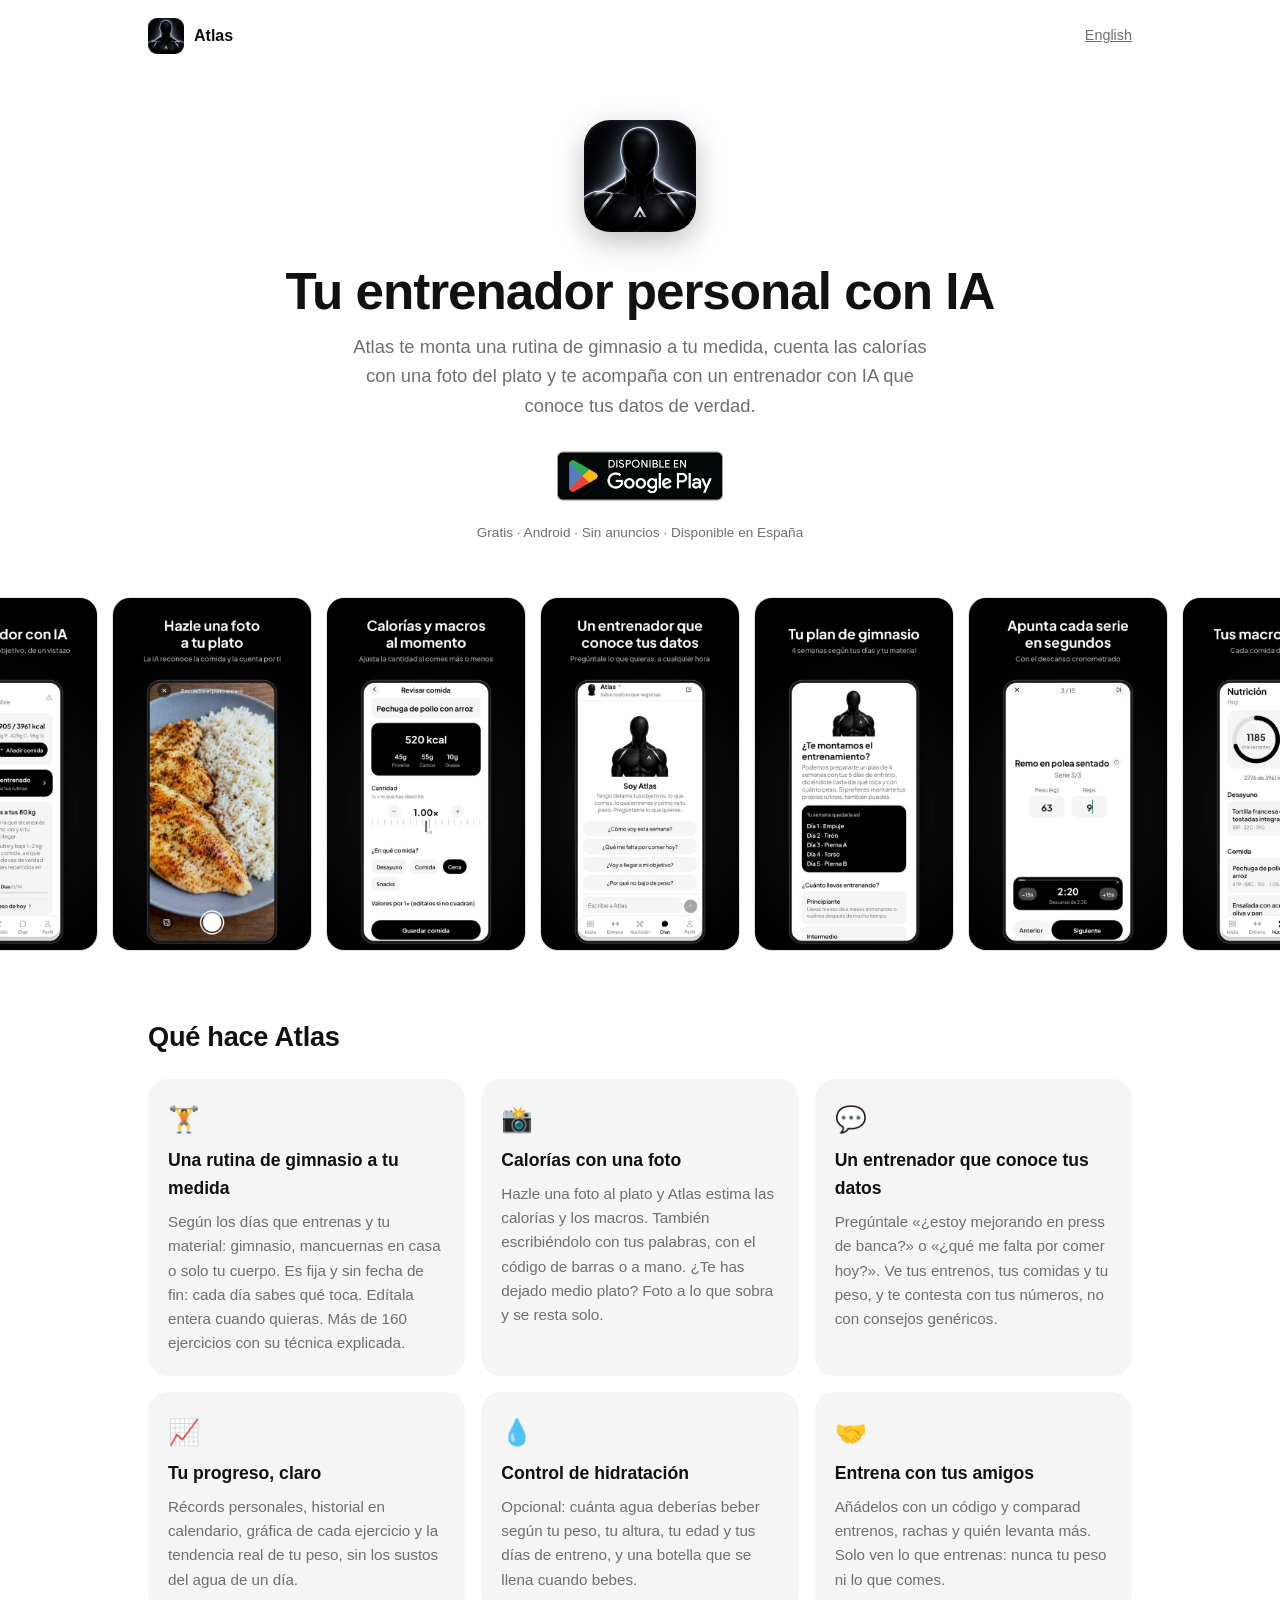
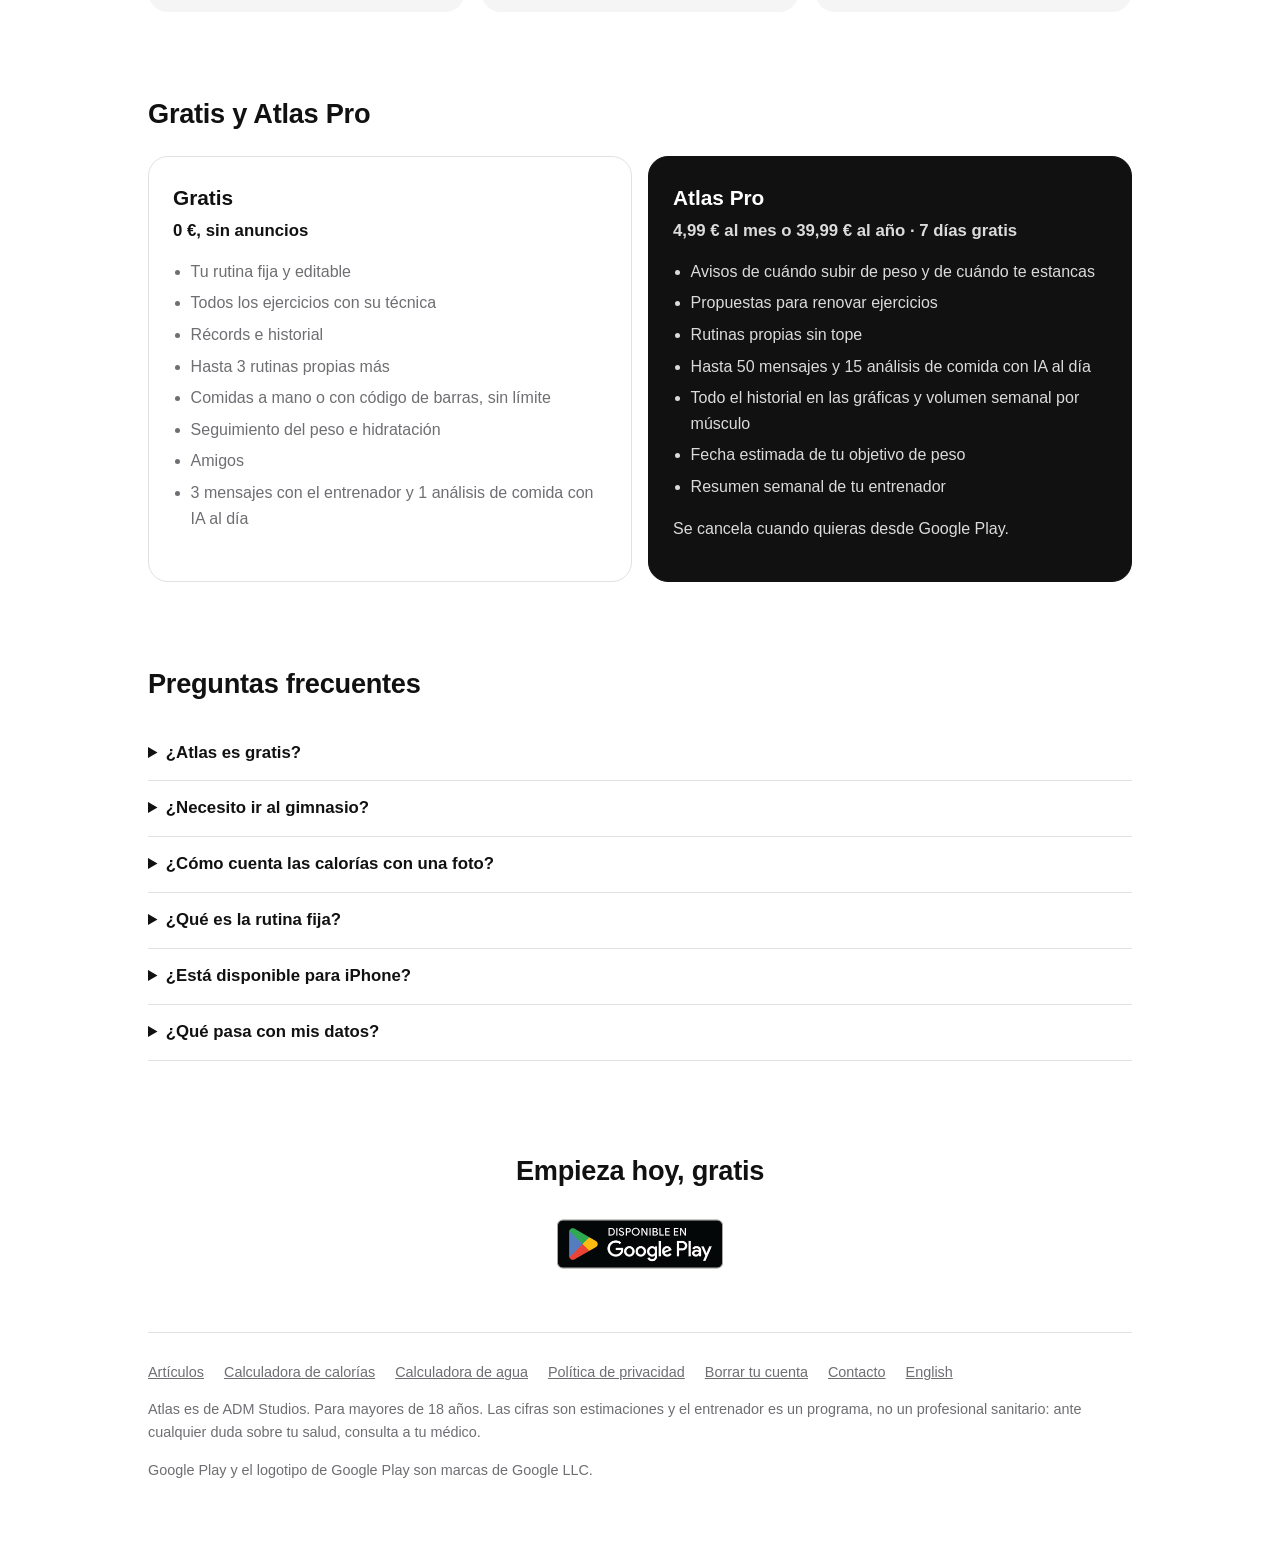
<file: index.html>
<!doctype html>
<html lang="es">
<head>
<meta charset="utf-8">
<meta name="viewport" content="width=device-width, initial-scale=1">
<meta name="google-site-verification" content="c0TIUWdnpXIUTGcJOFsSjMKXSo6NVgJkgOGRgHhwvMQ" />
<title>Atlas: entrenador personal con IA, rutina de gimnasio y calorías con una foto</title>
<meta name="description" content="Atlas es una app gratis para Android: te monta una rutina de gimnasio fija según tus días y tu material, cuenta las calorías con una foto del plato y tiene un entrenador con IA que conoce tus datos.">
<link rel="canonical" href="https://alvarodominguez720s-dotcom.github.io/atlas-privacidad/">
<link rel="alternate" hreflang="es" href="https://alvarodominguez720s-dotcom.github.io/atlas-privacidad/">
<link rel="alternate" hreflang="en" href="https://alvarodominguez720s-dotcom.github.io/atlas-privacidad/en/">
<link rel="alternate" hreflang="x-default" href="https://alvarodominguez720s-dotcom.github.io/atlas-privacidad/">
<link rel="icon" href="img/icono-192.png">
<link rel="stylesheet" href="estilo.css">
<meta property="og:type" content="website">
<meta property="og:title" content="Atlas: tu entrenador personal con IA">
<meta property="og:description" content="Rutina de gimnasio a tu medida, calorías con una foto y un entrenador con IA que conoce tus datos. Gratis en Google Play.">
<meta property="og:image" content="https://alvarodominguez720s-dotcom.github.io/atlas-privacidad/img/destacado-es.jpg">
<meta property="og:url" content="https://alvarodominguez720s-dotcom.github.io/atlas-privacidad/">
<meta property="og:locale" content="es_ES">
<meta name="twitter:card" content="summary_large_image">
<script type="application/ld+json">
{
  "@context": "https://schema.org",
  "@type": "MobileApplication",
  "name": "Atlas: Entrenador IA personal",
  "alternateName": "Atlas",
  "operatingSystem": "Android",
  "applicationCategory": "HealthApplication",
  "applicationSubCategory": "Fitness",
  "inLanguage": ["es", "en"],
  "description": "App de entrenamiento y nutrición: rutina de gimnasio fija según tus días y tu material, calorías y macros con una foto del plato, seguimiento del peso, control de hidratación y un chat con un entrenador con IA que conoce tus datos.",
  "image": "https://alvarodominguez720s-dotcom.github.io/atlas-privacidad/img/icono-512.jpg",
  "screenshot": [
    "https://alvarodominguez720s-dotcom.github.io/atlas-privacidad/img/1-inicio.jpg",
    "https://alvarodominguez720s-dotcom.github.io/atlas-privacidad/img/2-foto.jpg",
    "https://alvarodominguez720s-dotcom.github.io/atlas-privacidad/img/5-plan.jpg"
  ],
  "url": "https://alvarodominguez720s-dotcom.github.io/atlas-privacidad/",
  "installUrl": "https://play.google.com/store/apps/details?id=com.alvarodominguez.atlas",
  "downloadUrl": "https://play.google.com/store/apps/details?id=com.alvarodominguez.atlas",
  "author": { "@type": "Organization", "name": "ADM Studios" },
  "offers": [
    { "@type": "Offer", "name": "Gratis", "price": "0", "priceCurrency": "EUR" },
    { "@type": "Offer", "name": "Atlas Pro mensual", "price": "4.99", "priceCurrency": "EUR" },
    { "@type": "Offer", "name": "Atlas Pro anual", "price": "39.99", "priceCurrency": "EUR" }
  ]
}
</script>
<script type="application/ld+json">
{
  "@context": "https://schema.org",
  "@type": "FAQPage",
  "mainEntity": [
    { "@type": "Question", "name": "¿Atlas es gratis?", "acceptedAnswer": { "@type": "Answer", "text": "Sí. Gratis tienes tu rutina fija y editable, todos los ejercicios con su técnica, tus récords e historial, apuntar comidas a mano o con código de barras sin límite, el seguimiento del peso, el control de hidratación, los amigos, 3 mensajes al día con el entrenador y 1 análisis de comida con IA al día. Sin anuncios. Atlas Pro es opcional: 4,99 € al mes o 39,99 € al año, con 7 días de prueba gratis." } },
    { "@type": "Question", "name": "¿Necesito ir al gimnasio?", "acceptedAnswer": { "@type": "Answer", "text": "No. Atlas monta la rutina según el material que tengas: gimnasio completo, un par de mancuernas en casa o solo tu propio cuerpo." } },
    { "@type": "Question", "name": "¿Cómo cuenta las calorías con una foto?", "acceptedAnswer": { "@type": "Answer", "text": "Haces una foto al plato y la inteligencia artificial identifica la comida y estima sus calorías, proteína, hidratos y grasas. La foto se analiza y se descarta: no se guarda. También puedes escribir lo que has comido o leer el código de barras." } },
    { "@type": "Question", "name": "¿Qué es la rutina fija?", "acceptedAnswer": { "@type": "Answer", "text": "Una rutina que se repite cada semana, sin fecha de fin. Eliges qué días entrenas y cada día Atlas te dice qué sesión toca. Si te saltas un día, la próxima vez te toca la pendiente. Puedes editarla entera y volver a la original cuando quieras." } },
    { "@type": "Question", "name": "¿Está disponible para iPhone?", "acceptedAnswer": { "@type": "Answer", "text": "Por ahora no: Atlas está en Android, en Google Play, y de momento en España." } },
    { "@type": "Question", "name": "¿Qué pasa con mis datos?", "acceptedAnswer": { "@type": "Answer", "text": "No hay anuncios y no se venden tus datos. Puedes descargar una copia de todo o borrar tu cuenta desde la propia app cuando quieras." } }
  ]
}
</script>
</head>
<body>
<div class="ancho">
  <header class="barra">
    <a class="marca" href="./"><img src="img/icono-192.png" alt="" width="36" height="36">Atlas</a>
    <a class="idioma" href="en/" hreflang="en" lang="en">English</a>
  </header>

  <main>
    <div class="portada">
      <img class="icono" src="img/icono-192.png" alt="Icono de la app Atlas" width="112" height="112">
      <h1>Tu entrenador personal con IA</h1>
      <p class="entradilla">Atlas te monta una rutina de gimnasio a tu medida, cuenta las calorías con una foto del plato y te acompaña con un entrenador con IA que conoce tus datos de verdad.</p>
      <a class="insignia" href="https://play.google.com/store/apps/details?id=com.alvarodominguez.atlas&amp;referrer=utm_source%3Dweb%26utm_medium%3Dlanding_es"><img src="img/google-play-es.png" alt="Disponible en Google Play" width="166" height="64"></a>
      <p class="nota">Gratis · Android · Sin anuncios · Disponible en España</p>
    </div>
  </main>
</div>

<div class="capturas" aria-label="Capturas de la app">
  <img src="img/1-inicio.jpg" alt="Pantalla de inicio de Atlas con las calorías del día y el entreno que toca" width="540" height="960" loading="lazy">
  <img src="img/2-foto.jpg" alt="Foto de un plato para contar sus calorías con IA" width="540" height="960" loading="lazy">
  <img src="img/3-comida.jpg" alt="Calorías y macros de una comida analizada" width="540" height="960" loading="lazy">
  <img src="img/4-chat.jpg" alt="Chat con el entrenador de IA" width="540" height="960" loading="lazy">
  <img src="img/5-plan.jpg" alt="La rutina de gimnasio de Atlas" width="540" height="960" loading="lazy">
  <img src="img/6-entreno.jpg" alt="Apuntar las series de un entreno" width="540" height="960" loading="lazy">
  <img src="img/7-nutricion.jpg" alt="Resumen de nutrición con los macros del día" width="540" height="960" loading="lazy">
</div>

<div class="ancho">
  <section>
    <h2>Qué hace Atlas</h2>
    <div class="rejilla">
      <div class="tarjeta">
        <span class="emoji">🏋️</span>
        <h3>Una rutina de gimnasio a tu medida</h3>
        <p>Según los días que entrenas y tu material: gimnasio, mancuernas en casa o solo tu cuerpo. Es fija y sin fecha de fin: cada día sabes qué toca. Edítala entera cuando quieras. Más de 160 ejercicios con su técnica explicada.</p>
      </div>
      <div class="tarjeta">
        <span class="emoji">📸</span>
        <h3>Calorías con una foto</h3>
        <p>Hazle una foto al plato y Atlas estima las calorías y los macros. También escribiéndolo con tus palabras, con el código de barras o a mano. ¿Te has dejado medio plato? Foto a lo que sobra y se resta solo.</p>
      </div>
      <div class="tarjeta">
        <span class="emoji">💬</span>
        <h3>Un entrenador que conoce tus datos</h3>
        <p>Pregúntale «¿estoy mejorando en press de banca?» o «¿qué me falta por comer hoy?». Ve tus entrenos, tus comidas y tu peso, y te contesta con tus números, no con consejos genéricos.</p>
      </div>
      <div class="tarjeta">
        <span class="emoji">📈</span>
        <h3>Tu progreso, claro</h3>
        <p>Récords personales, historial en calendario, gráfica de cada ejercicio y la tendencia real de tu peso, sin los sustos del agua de un día.</p>
      </div>
      <div class="tarjeta">
        <span class="emoji">💧</span>
        <h3>Control de hidratación</h3>
        <p>Opcional: cuánta agua deberías beber según tu peso, tu altura, tu edad y tus días de entreno, y una botella que se llena cuando bebes.</p>
      </div>
      <div class="tarjeta">
        <span class="emoji">🤝</span>
        <h3>Entrena con tus amigos</h3>
        <p>Añádelos con un código y comparad entrenos, rachas y quién levanta más. Solo ven lo que entrenas: nunca tu peso ni lo que comes.</p>
      </div>
    </div>
  </section>

  <section>
    <h2>Gratis y Atlas Pro</h2>
    <div class="planes">
      <div class="plan">
        <h3>Gratis</h3>
        <p class="precio">0 €, sin anuncios</p>
        <ul>
          <li>Tu rutina fija y editable</li>
          <li>Todos los ejercicios con su técnica</li>
          <li>Récords e historial</li>
          <li>Hasta 3 rutinas propias más</li>
          <li>Comidas a mano o con código de barras, sin límite</li>
          <li>Seguimiento del peso e hidratación</li>
          <li>Amigos</li>
          <li>3 mensajes con el entrenador y 1 análisis de comida con IA al día</li>
        </ul>
      </div>
      <div class="plan pro">
        <h3>Atlas Pro</h3>
        <p class="precio">4,99 € al mes o 39,99 € al año · 7 días gratis</p>
        <ul>
          <li>Avisos de cuándo subir de peso y de cuándo te estancas</li>
          <li>Propuestas para renovar ejercicios</li>
          <li>Rutinas propias sin tope</li>
          <li>Hasta 50 mensajes y 15 análisis de comida con IA al día</li>
          <li>Todo el historial en las gráficas y volumen semanal por músculo</li>
          <li>Fecha estimada de tu objetivo de peso</li>
          <li>Resumen semanal de tu entrenador</li>
        </ul>
        <p>Se cancela cuando quieras desde Google Play.</p>
      </div>
    </div>
  </section>

  <section>
    <h2>Preguntas frecuentes</h2>
    <details>
      <summary>¿Atlas es gratis?</summary>
      <p>Sí. Gratis tienes tu rutina fija y editable, todos los ejercicios con su técnica, tus récords e historial, apuntar comidas a mano o con código de barras sin límite, el seguimiento del peso, el control de hidratación, los amigos, 3 mensajes al día con el entrenador y 1 análisis de comida con IA al día. Sin anuncios. Atlas Pro es opcional: 4,99 € al mes o 39,99 € al año, con 7 días de prueba gratis.</p>
    </details>
    <details>
      <summary>¿Necesito ir al gimnasio?</summary>
      <p>No. Atlas monta la rutina según el material que tengas: gimnasio completo, un par de mancuernas en casa o solo tu propio cuerpo.</p>
    </details>
    <details>
      <summary>¿Cómo cuenta las calorías con una foto?</summary>
      <p>Haces una foto al plato y la inteligencia artificial identifica la comida y estima sus calorías, proteína, hidratos y grasas. La foto se analiza y se descarta: no se guarda. También puedes escribir lo que has comido o leer el código de barras.</p>
    </details>
    <details>
      <summary>¿Qué es la rutina fija?</summary>
      <p>Una rutina que se repite cada semana, sin fecha de fin. Eliges qué días entrenas y cada día Atlas te dice qué sesión toca. Si te saltas un día, la próxima vez te toca la pendiente. Puedes editarla entera y volver a la original cuando quieras.</p>
    </details>
    <details>
      <summary>¿Está disponible para iPhone?</summary>
      <p>Por ahora no: Atlas está en Android, en Google Play, y de momento en España.</p>
    </details>
    <details>
      <summary>¿Qué pasa con mis datos?</summary>
      <p>No hay anuncios y no se venden tus datos. Puedes descargar una copia de todo o borrar tu cuenta desde la propia app cuando quieras. Lo tienes todo en la <a href="politica-privacidad.html">política de privacidad</a>.</p>
    </details>
  </section>

  <div class="final">
    <h2>Empieza hoy, gratis</h2>
    <a class="insignia" href="https://play.google.com/store/apps/details?id=com.alvarodominguez.atlas&amp;referrer=utm_source%3Dweb%26utm_medium%3Dlanding_es"><img src="img/google-play-es.png" alt="Disponible en Google Play" width="166" height="64"></a>
  </div>

  <footer>
    <nav>
      <a href="articulos/">Artículos</a>
      <a href="calculadora-calorias.html">Calculadora de calorías</a>
      <a href="calculadora-agua.html">Calculadora de agua</a>
      <a href="politica-privacidad.html">Política de privacidad</a>
      <a href="borrar-cuenta.html">Borrar tu cuenta</a>
      <a href="mailto:alvarodominguez720s@gmail.com">Contacto</a>
      <a href="en/" hreflang="en" lang="en">English</a>
    </nav>
    <p>Atlas es de ADM Studios. Para mayores de 18 años. Las cifras son estimaciones y el entrenador es un programa, no un profesional sanitario: ante cualquier duda sobre tu salud, consulta a tu médico.</p>
    <p>Google Play y el logotipo de Google Play son marcas de Google LLC.</p>
  </footer>
</div>
</body>
</html>
</file>
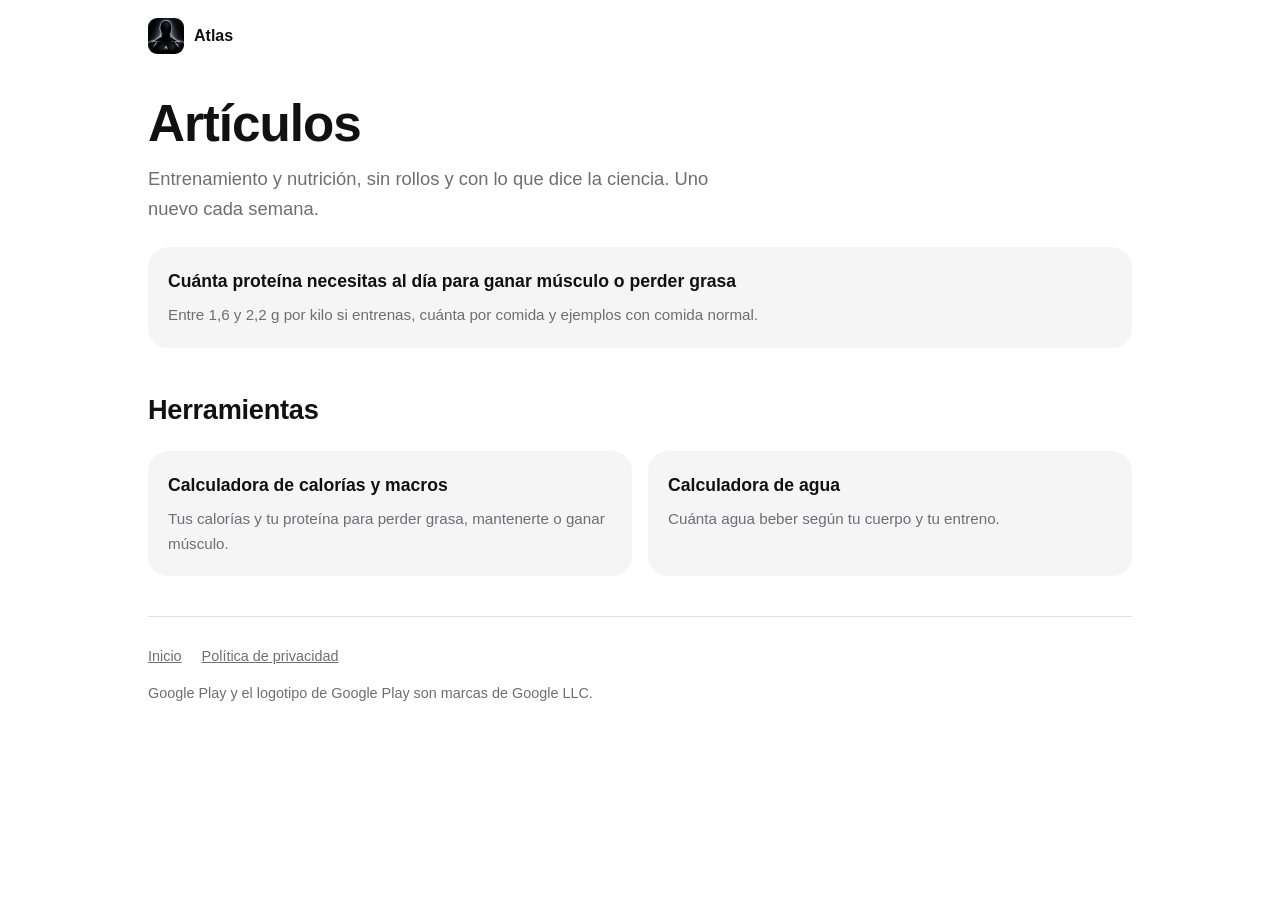
<file: articulos/index.html>
<!doctype html>
<html lang="es">
<head>
<meta charset="utf-8">
<meta name="viewport" content="width=device-width, initial-scale=1">
<title>Artículos de entrenamiento y nutrición | Atlas</title>
<meta name="description" content="Guías prácticas de entrenamiento y nutrición para perder grasa y ganar músculo, explicadas sin rollos y con lo que dice la ciencia.">
<link rel="canonical" href="https://alvarodominguez720s-dotcom.github.io/atlas-privacidad/articulos/">
<link rel="icon" href="../img/icono-192.png">
<link rel="stylesheet" href="../estilo.css">
</head>
<body>
<div class="ancho">
  <header class="barra"><a class="marca" href="../"><img src="../img/icono-192.png" alt="" width="36" height="36">Atlas</a></header>
  <main>
    <h1>Artículos</h1>
    <p class="entradilla" style="margin-left:0">Entrenamiento y nutrición, sin rollos y con lo que dice la ciencia. Uno nuevo cada semana.</p>
    <!-- LISTA: la tarea semanal añade cada artículo nuevo arriba del todo, con el mismo formato. -->
    <div class="rejilla" id="lista">
      <a class="tarjeta" href="proteina-al-dia.html" style="text-decoration:none"><h3>Cuánta proteína necesitas al día para ganar músculo o perder grasa</h3><p>Entre 1,6 y 2,2 g por kilo si entrenas, cuánta por comida y ejemplos con comida normal.</p></a>
    </div>
    <section>
      <h2>Herramientas</h2>
      <div class="rejilla">
        <a class="tarjeta" href="../calculadora-calorias.html" style="text-decoration:none"><h3>Calculadora de calorías y macros</h3><p>Tus calorías y tu proteína para perder grasa, mantenerte o ganar músculo.</p></a>
        <a class="tarjeta" href="../calculadora-agua.html" style="text-decoration:none"><h3>Calculadora de agua</h3><p>Cuánta agua beber según tu cuerpo y tu entreno.</p></a>
      </div>
    </section>
  </main>
  <footer><nav><a href="../">Inicio</a><a href="../politica-privacidad.html">Política de privacidad</a></nav><p>Google Play y el logotipo de Google Play son marcas de Google LLC.</p></footer>
</div>
</body>
</html>
</file>
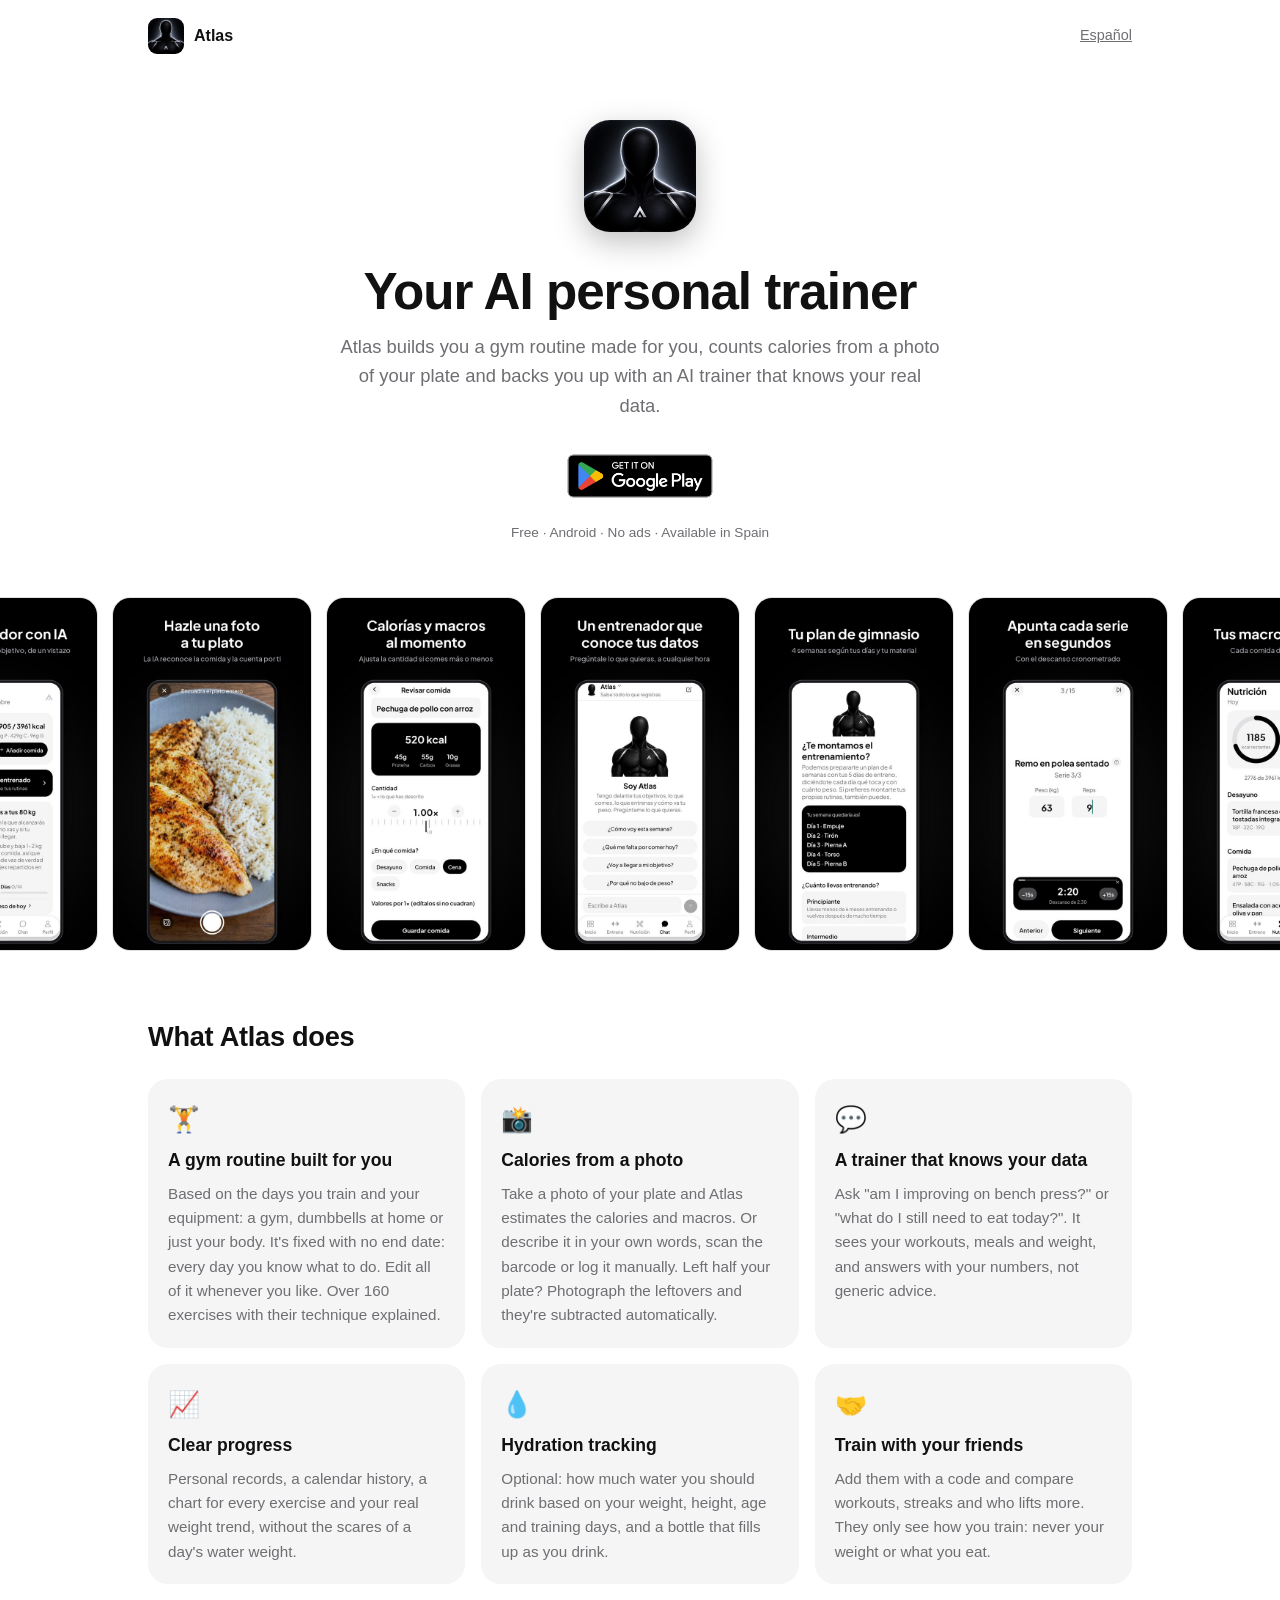
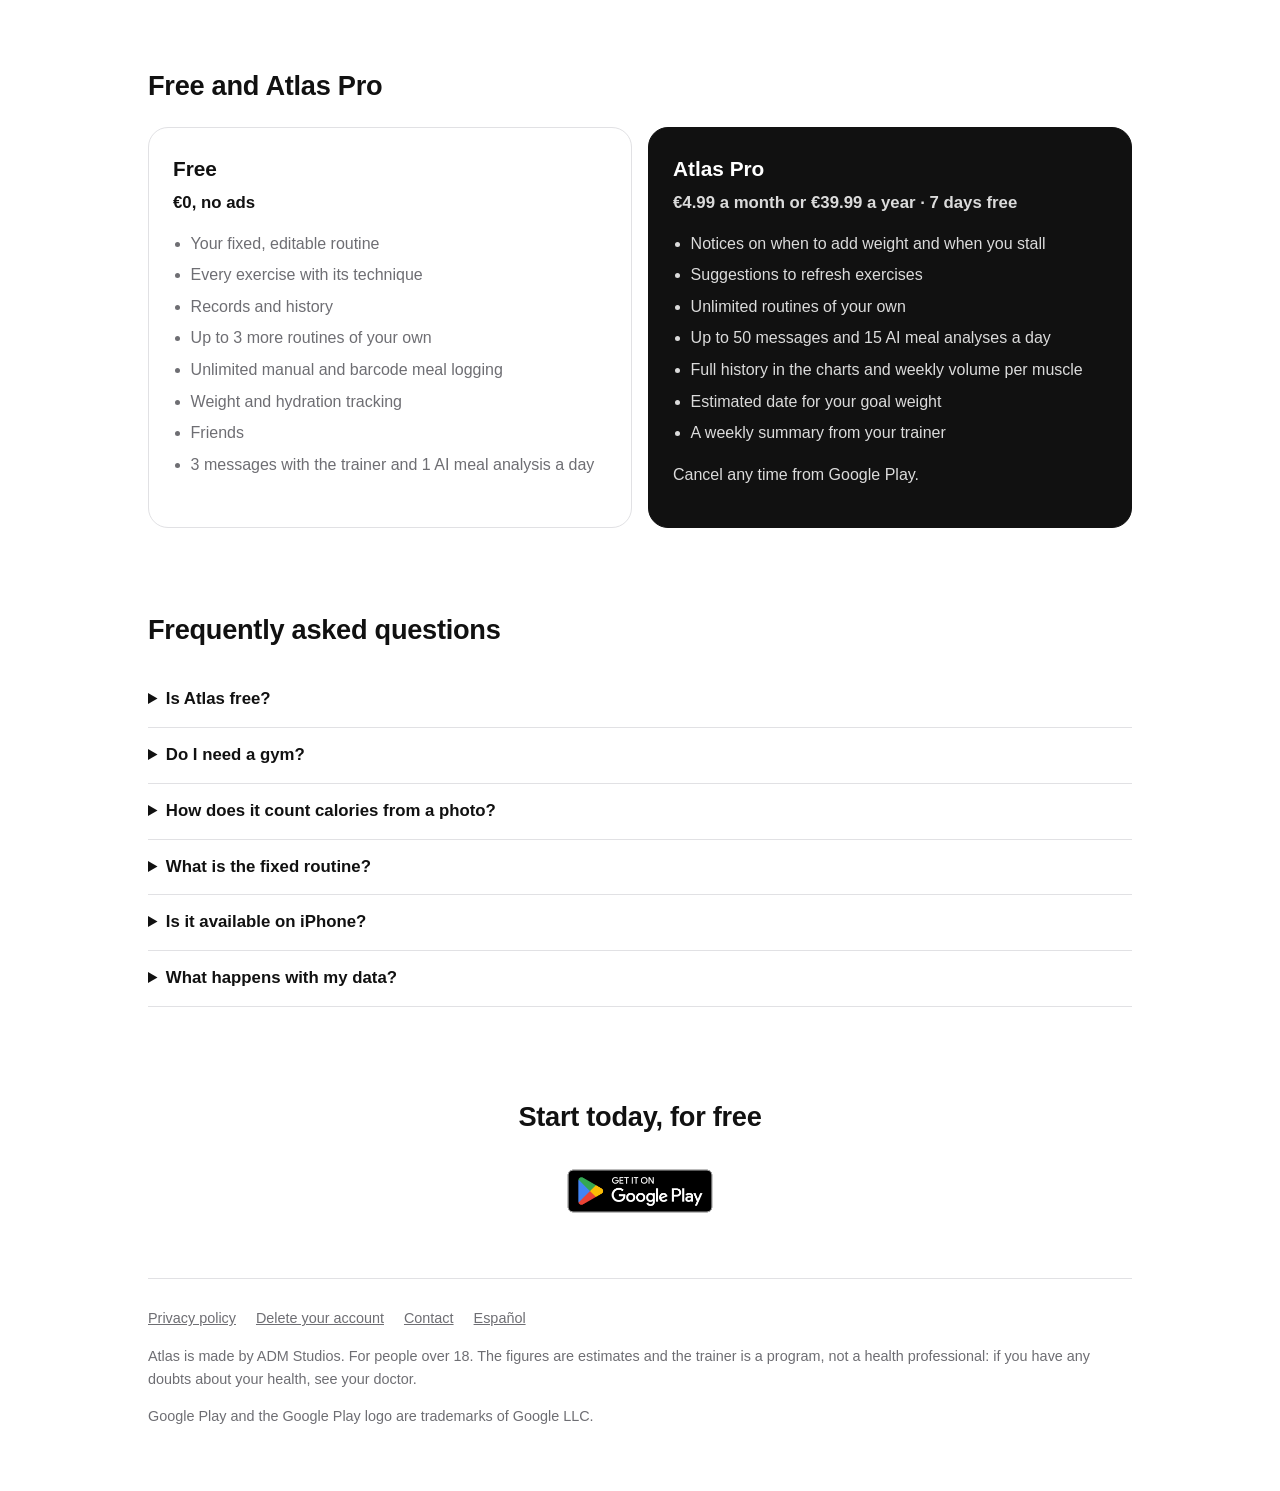
<file: en/index.html>
<!doctype html>
<html lang="en">
<head>
<meta charset="utf-8">
<meta name="viewport" content="width=device-width, initial-scale=1">
<title>Atlas: AI personal trainer, gym routine and calories from a photo</title>
<meta name="description" content="Atlas is a free Android app: it builds you a fixed gym routine around your days and equipment, counts calories from a photo of your plate and has an AI trainer that knows your data.">
<link rel="canonical" href="https://alvarodominguez720s-dotcom.github.io/atlas-privacidad/en/">
<link rel="alternate" hreflang="es" href="https://alvarodominguez720s-dotcom.github.io/atlas-privacidad/">
<link rel="alternate" hreflang="en" href="https://alvarodominguez720s-dotcom.github.io/atlas-privacidad/en/">
<link rel="alternate" hreflang="x-default" href="https://alvarodominguez720s-dotcom.github.io/atlas-privacidad/">
<link rel="icon" href="../img/icono-192.png">
<link rel="stylesheet" href="../estilo.css">
<meta property="og:type" content="website">
<meta property="og:title" content="Atlas: your AI personal trainer">
<meta property="og:description" content="A gym routine built for you, calories from a photo and an AI trainer that knows your data. Free on Google Play.">
<meta property="og:image" content="https://alvarodominguez720s-dotcom.github.io/atlas-privacidad/img/destacado-en.jpg">
<meta property="og:url" content="https://alvarodominguez720s-dotcom.github.io/atlas-privacidad/en/">
<meta property="og:locale" content="en_US">
<meta name="twitter:card" content="summary_large_image">
<script type="application/ld+json">
{
  "@context": "https://schema.org",
  "@type": "MobileApplication",
  "name": "Atlas: AI Personal Trainer",
  "alternateName": "Atlas",
  "operatingSystem": "Android",
  "applicationCategory": "HealthApplication",
  "applicationSubCategory": "Fitness",
  "inLanguage": ["en", "es"],
  "description": "Training and nutrition app: a fixed gym routine around your days and equipment, calories and macros from a photo of your plate, weight tracking, hydration tracking and a chat with an AI trainer that knows your data.",
  "image": "https://alvarodominguez720s-dotcom.github.io/atlas-privacidad/img/icono-512.jpg",
  "url": "https://alvarodominguez720s-dotcom.github.io/atlas-privacidad/en/",
  "installUrl": "https://play.google.com/store/apps/details?id=com.alvarodominguez.atlas",
  "downloadUrl": "https://play.google.com/store/apps/details?id=com.alvarodominguez.atlas",
  "author": { "@type": "Organization", "name": "ADM Studios" },
  "offers": [
    { "@type": "Offer", "name": "Free", "price": "0", "priceCurrency": "EUR" },
    { "@type": "Offer", "name": "Atlas Pro monthly", "price": "4.99", "priceCurrency": "EUR" },
    { "@type": "Offer", "name": "Atlas Pro yearly", "price": "39.99", "priceCurrency": "EUR" }
  ]
}
</script>
<script type="application/ld+json">
{
  "@context": "https://schema.org",
  "@type": "FAQPage",
  "mainEntity": [
    { "@type": "Question", "name": "Is Atlas free?", "acceptedAnswer": { "@type": "Answer", "text": "Yes. For free you get your fixed, editable routine, every exercise with its technique, your records and history, unlimited manual and barcode meal logging, weight tracking, hydration tracking, friends, 3 messages a day with the trainer and 1 AI meal analysis a day. No ads. Atlas Pro is optional: €4.99 a month or €39.99 a year, with a 7-day free trial." } },
    { "@type": "Question", "name": "Do I need a gym?", "acceptedAnswer": { "@type": "Answer", "text": "No. Atlas builds your routine around the equipment you have: a full gym, a pair of dumbbells at home or just your own body." } },
    { "@type": "Question", "name": "How does it count calories from a photo?", "acceptedAnswer": { "@type": "Answer", "text": "You take a photo of your plate and the AI identifies the food and estimates its calories, protein, carbs and fat. The photo is analysed and discarded: it is not stored. You can also describe what you ate or scan the barcode." } },
    { "@type": "Question", "name": "What is the fixed routine?", "acceptedAnswer": { "@type": "Answer", "text": "A routine that repeats every week with no end date. You pick the days you train and every day Atlas tells you which session is next. If you skip a day, next time you get the pending one. You can edit all of it and go back to the original whenever you like." } },
    { "@type": "Question", "name": "Is it available on iPhone?", "acceptedAnswer": { "@type": "Answer", "text": "Not yet: Atlas is on Android, on Google Play, and for now in Spain." } },
    { "@type": "Question", "name": "What happens with my data?", "acceptedAnswer": { "@type": "Answer", "text": "There are no ads and your data is not sold. You can download a copy of everything or delete your account from within the app whenever you want." } }
  ]
}
</script>
</head>
<body>
<div class="ancho">
  <header class="barra">
    <a class="marca" href="./"><img src="../img/icono-192.png" alt="" width="36" height="36">Atlas</a>
    <a class="idioma" href="../" hreflang="es" lang="es">Español</a>
  </header>

  <main>
    <div class="portada">
      <img class="icono" src="../img/icono-192.png" alt="Atlas app icon" width="112" height="112">
      <h1>Your AI personal trainer</h1>
      <p class="entradilla">Atlas builds you a gym routine made for you, counts calories from a photo of your plate and backs you up with an AI trainer that knows your real data.</p>
      <a class="insignia" href="https://play.google.com/store/apps/details?id=com.alvarodominguez.atlas&amp;referrer=utm_source%3Dweb%26utm_medium%3Dlanding_en"><img src="../img/google-play-en.png" alt="Get it on Google Play" width="166" height="64"></a>
      <p class="nota">Free · Android · No ads · Available in Spain</p>
    </div>
  </main>
</div>

<div class="capturas" aria-label="App screenshots">
  <img src="../img/1-inicio.jpg" alt="Atlas home screen with today's calories and the next workout" width="540" height="960" loading="lazy">
  <img src="../img/2-foto.jpg" alt="Taking a photo of a plate to count its calories with AI" width="540" height="960" loading="lazy">
  <img src="../img/3-comida.jpg" alt="Calories and macros of an analysed meal" width="540" height="960" loading="lazy">
  <img src="../img/4-chat.jpg" alt="Chat with the AI trainer" width="540" height="960" loading="lazy">
  <img src="../img/5-plan.jpg" alt="The Atlas gym routine" width="540" height="960" loading="lazy">
  <img src="../img/6-entreno.jpg" alt="Logging the sets of a workout" width="540" height="960" loading="lazy">
  <img src="../img/7-nutricion.jpg" alt="Nutrition summary with the day's macros" width="540" height="960" loading="lazy">
</div>

<div class="ancho">
  <section>
    <h2>What Atlas does</h2>
    <div class="rejilla">
      <div class="tarjeta">
        <span class="emoji">🏋️</span>
        <h3>A gym routine built for you</h3>
        <p>Based on the days you train and your equipment: a gym, dumbbells at home or just your body. It's fixed with no end date: every day you know what to do. Edit all of it whenever you like. Over 160 exercises with their technique explained.</p>
      </div>
      <div class="tarjeta">
        <span class="emoji">📸</span>
        <h3>Calories from a photo</h3>
        <p>Take a photo of your plate and Atlas estimates the calories and macros. Or describe it in your own words, scan the barcode or log it manually. Left half your plate? Photograph the leftovers and they're subtracted automatically.</p>
      </div>
      <div class="tarjeta">
        <span class="emoji">💬</span>
        <h3>A trainer that knows your data</h3>
        <p>Ask "am I improving on bench press?" or "what do I still need to eat today?". It sees your workouts, meals and weight, and answers with your numbers, not generic advice.</p>
      </div>
      <div class="tarjeta">
        <span class="emoji">📈</span>
        <h3>Clear progress</h3>
        <p>Personal records, a calendar history, a chart for every exercise and your real weight trend, without the scares of a day's water weight.</p>
      </div>
      <div class="tarjeta">
        <span class="emoji">💧</span>
        <h3>Hydration tracking</h3>
        <p>Optional: how much water you should drink based on your weight, height, age and training days, and a bottle that fills up as you drink.</p>
      </div>
      <div class="tarjeta">
        <span class="emoji">🤝</span>
        <h3>Train with your friends</h3>
        <p>Add them with a code and compare workouts, streaks and who lifts more. They only see how you train: never your weight or what you eat.</p>
      </div>
    </div>
  </section>

  <section>
    <h2>Free and Atlas Pro</h2>
    <div class="planes">
      <div class="plan">
        <h3>Free</h3>
        <p class="precio">€0, no ads</p>
        <ul>
          <li>Your fixed, editable routine</li>
          <li>Every exercise with its technique</li>
          <li>Records and history</li>
          <li>Up to 3 more routines of your own</li>
          <li>Unlimited manual and barcode meal logging</li>
          <li>Weight and hydration tracking</li>
          <li>Friends</li>
          <li>3 messages with the trainer and 1 AI meal analysis a day</li>
        </ul>
      </div>
      <div class="plan pro">
        <h3>Atlas Pro</h3>
        <p class="precio">€4.99 a month or €39.99 a year · 7 days free</p>
        <ul>
          <li>Notices on when to add weight and when you stall</li>
          <li>Suggestions to refresh exercises</li>
          <li>Unlimited routines of your own</li>
          <li>Up to 50 messages and 15 AI meal analyses a day</li>
          <li>Full history in the charts and weekly volume per muscle</li>
          <li>Estimated date for your goal weight</li>
          <li>A weekly summary from your trainer</li>
        </ul>
        <p>Cancel any time from Google Play.</p>
      </div>
    </div>
  </section>

  <section>
    <h2>Frequently asked questions</h2>
    <details>
      <summary>Is Atlas free?</summary>
      <p>Yes. For free you get your fixed, editable routine, every exercise with its technique, your records and history, unlimited manual and barcode meal logging, weight tracking, hydration tracking, friends, 3 messages a day with the trainer and 1 AI meal analysis a day. No ads. Atlas Pro is optional: €4.99 a month or €39.99 a year, with a 7-day free trial.</p>
    </details>
    <details>
      <summary>Do I need a gym?</summary>
      <p>No. Atlas builds your routine around the equipment you have: a full gym, a pair of dumbbells at home or just your own body.</p>
    </details>
    <details>
      <summary>How does it count calories from a photo?</summary>
      <p>You take a photo of your plate and the AI identifies the food and estimates its calories, protein, carbs and fat. The photo is analysed and discarded: it is not stored. You can also describe what you ate or scan the barcode.</p>
    </details>
    <details>
      <summary>What is the fixed routine?</summary>
      <p>A routine that repeats every week with no end date. You pick the days you train and every day Atlas tells you which session is next. If you skip a day, next time you get the pending one. You can edit all of it and go back to the original whenever you like.</p>
    </details>
    <details>
      <summary>Is it available on iPhone?</summary>
      <p>Not yet: Atlas is on Android, on Google Play, and for now in Spain.</p>
    </details>
    <details>
      <summary>What happens with my data?</summary>
      <p>There are no ads and your data is not sold. You can download a copy of everything or delete your account from within the app whenever you want. It's all in the <a href="../politica-privacidad.html#english">privacy policy</a>.</p>
    </details>
  </section>

  <div class="final">
    <h2>Start today, for free</h2>
    <a class="insignia" href="https://play.google.com/store/apps/details?id=com.alvarodominguez.atlas&amp;referrer=utm_source%3Dweb%26utm_medium%3Dlanding_en"><img src="../img/google-play-en.png" alt="Get it on Google Play" width="166" height="64"></a>
  </div>

  <footer>
    <nav>
      <a href="../politica-privacidad.html#english">Privacy policy</a>
      <a href="../borrar-cuenta.html#english">Delete your account</a>
      <a href="mailto:alvarodominguez720s@gmail.com">Contact</a>
      <a href="../" hreflang="es" lang="es">Español</a>
    </nav>
    <p>Atlas is made by ADM Studios. For people over 18. The figures are estimates and the trainer is a program, not a health professional: if you have any doubts about your health, see your doctor.</p>
    <p>Google Play and the Google Play logo are trademarks of Google LLC.</p>
  </footer>
</div>
</body>
</html>
</file>
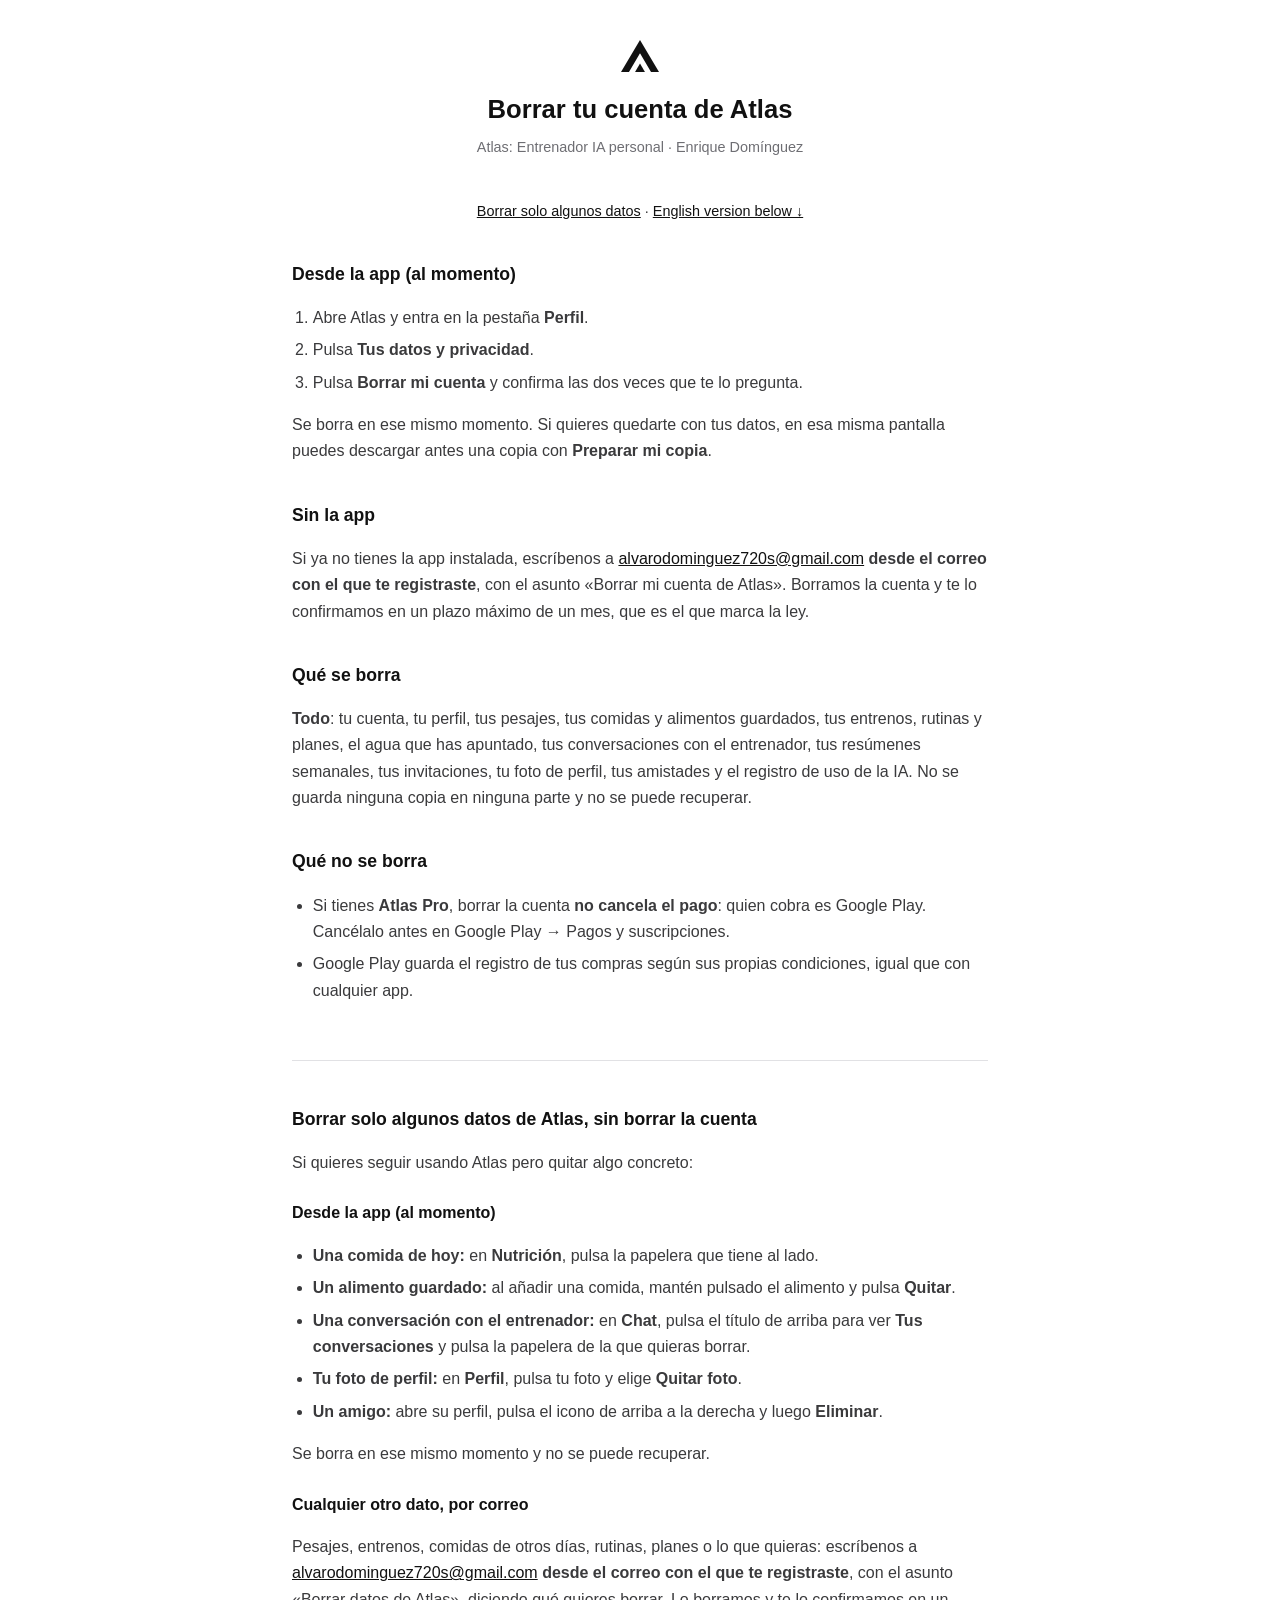
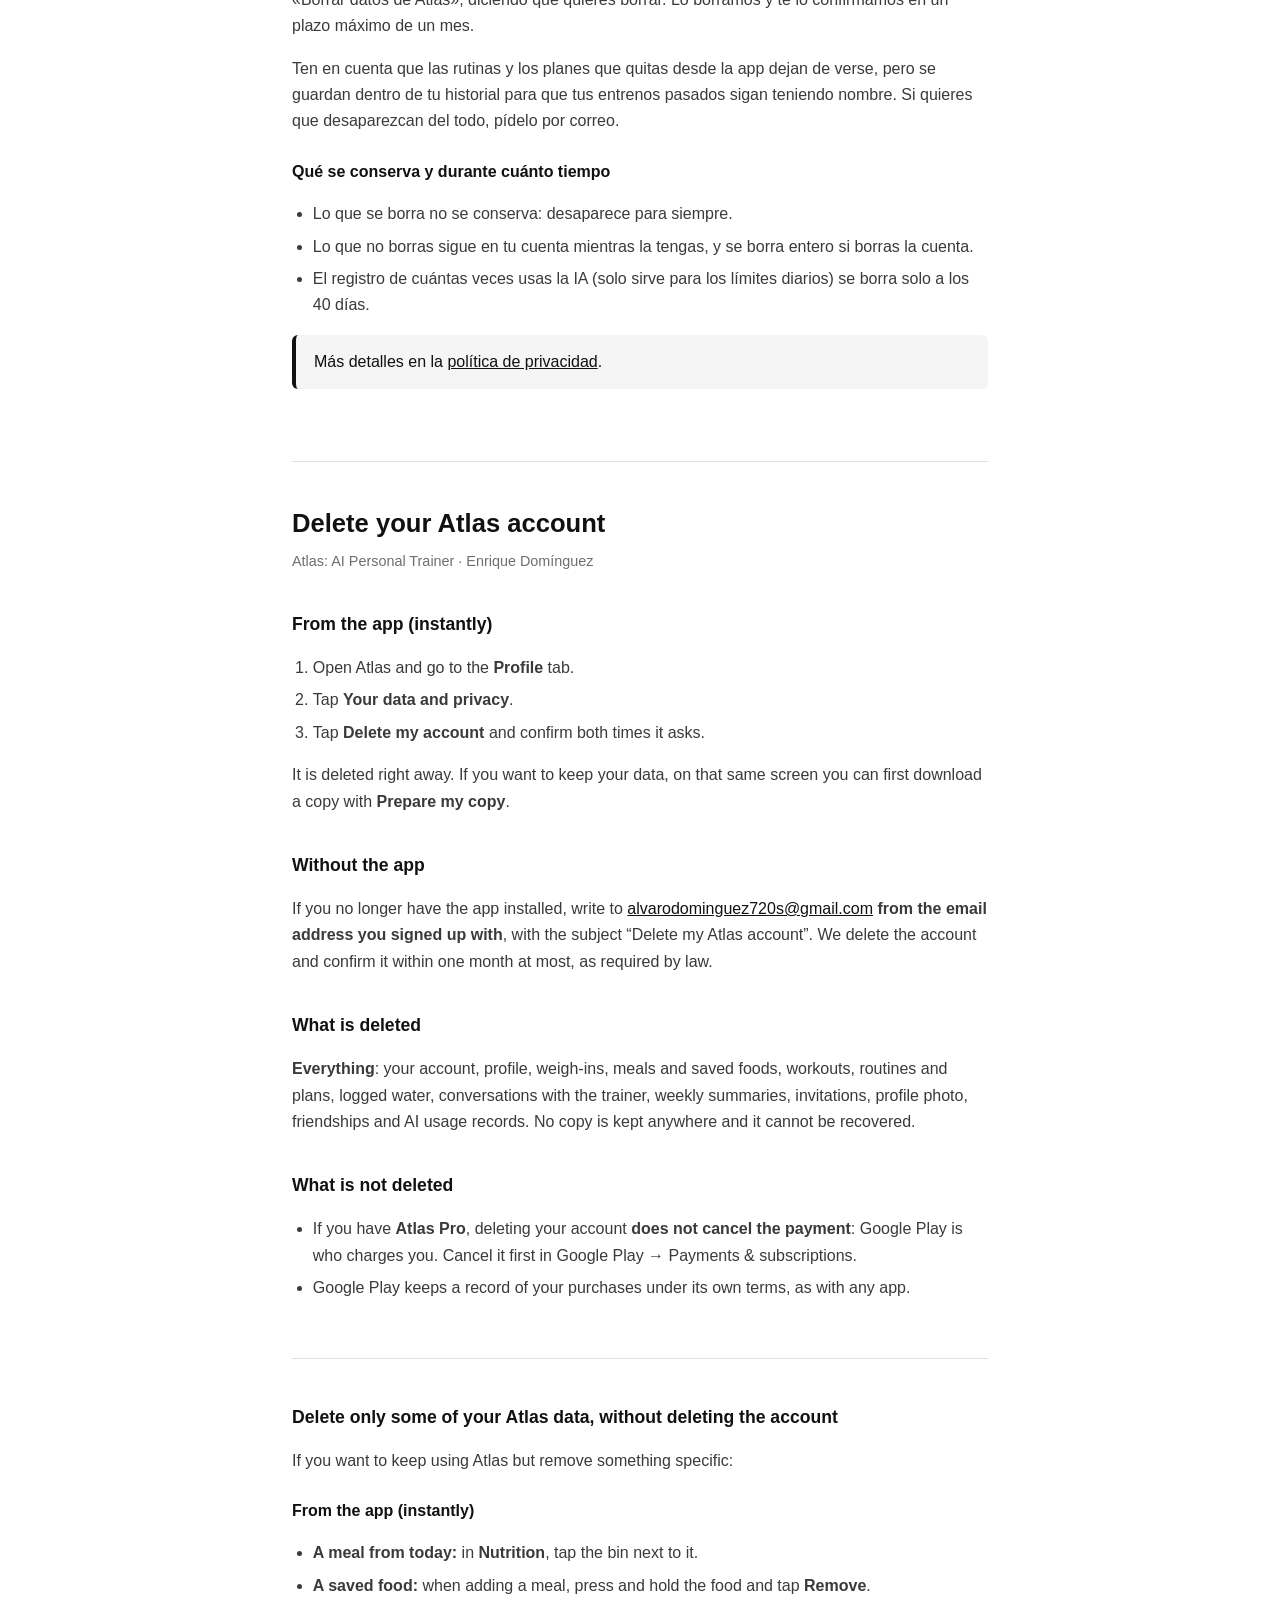
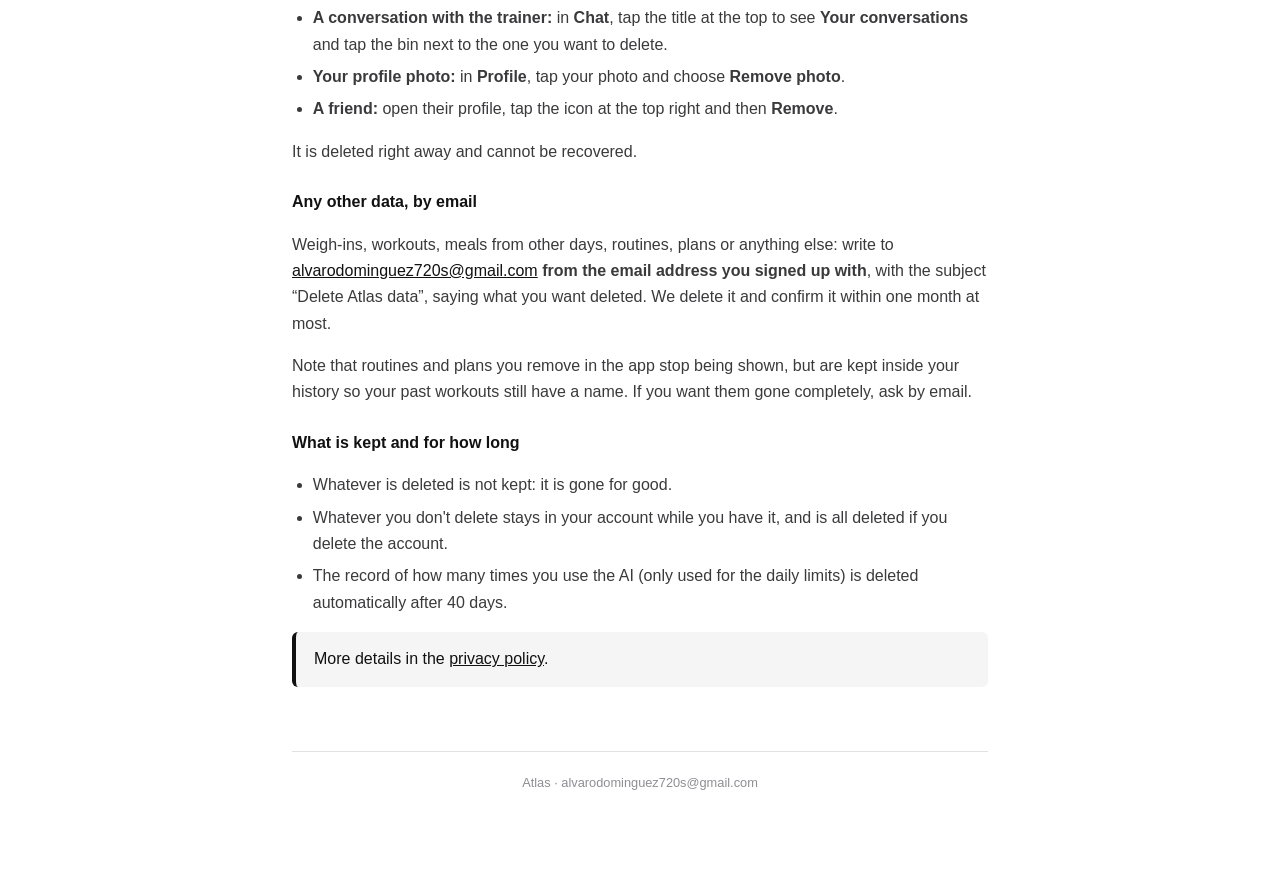
<file: borrar-cuenta.html>
<!doctype html>
<html lang="es">
<head>
<meta charset="utf-8">
<meta name="viewport" content="width=device-width, initial-scale=1">
<title>Borrar tu cuenta o tus datos de Atlas · Delete your Atlas account or data</title>
<meta name="description" content="Cómo borrar tu cuenta de Atlas, o solo algunos de tus datos. How to delete your Atlas account, or just some of your data.">
<style>
  :root { color-scheme: light dark; }
  * { box-sizing: border-box; }
  body {
    margin: 0 auto; padding: 40px 20px 80px; max-width: 46rem;
    font: 16px/1.65 -apple-system, BlinkMacSystemFont, "Segoe UI", Roboto, Helvetica, Arial, sans-serif;
    color: #111; background: #fff;
  }
  header { text-align: center; margin-bottom: 40px; }
  svg { display: block; margin: 0 auto 16px; }
  h1 { font-size: 1.6rem; margin: 0 0 6px; }
  .sub { color: #6e6e73; font-size: .9rem; margin: 0; }
  h2 { font-size: 1.1rem; margin: 36px 0 10px; }
  h3 { font-size: 1rem; margin: 24px 0 8px; }
  .aparte { margin-top: 56px; padding-top: 8px; border-top: 1px solid #e1e1e4; }
  p, li { color: #3a3a3c; }
  ol, ul { padding-left: 1.3rem; }
  li { margin-bottom: 6px; }
  a { color: #111; }
  .aviso {
    background: #f5f5f5; border-left: 4px solid #111; padding: 14px 18px;
    border-radius: 6px; color: #111;
  }
  .idiomas { text-align: center; font-size: .9rem; margin: 0 0 28px; }
  .otra { margin-top: 72px; padding-top: 40px; border-top: 1px solid #e1e1e4; }
  footer { margin-top: 64px; padding-top: 20px; border-top: 1px solid #e1e1e4;
           color: #8e8e93; font-size: .8rem; text-align: center; }
  @media (prefers-color-scheme: dark) {
    body { color: #f2f2f7; background: #000; }
    p, li { color: #c7c7cc; }
    a { color: #f2f2f7; }
    .aviso { background: #1c1c1e; border-left-color: #f2f2f7; color: #f2f2f7; }
    footer, .otra, .aparte { border-top-color: #2c2c2e; }
  }
</style>
</head>
<body>
<header>
  <svg width="38" height="32" viewBox="0 0 714 600" aria-label="Atlas">
    <path d="M357 0 L714 600 L564 600 L357 248 L150 600 L0 600 Z" fill="currentColor"/>
    <path d="M357 441 L450 600 L264 600 Z" fill="currentColor"/>
  </svg>
  <h1>Borrar tu cuenta de Atlas</h1>
  <p class="sub">Atlas: Entrenador IA personal · Enrique Domínguez</p>
</header>

<p class="idiomas"><a href="#algunos-datos">Borrar solo algunos datos</a> · <a href="#english">English version below ↓</a></p>

<h2>Desde la app (al momento)</h2>
<ol>
  <li>Abre Atlas y entra en la pestaña <strong>Perfil</strong>.</li>
  <li>Pulsa <strong>Tus datos y privacidad</strong>.</li>
  <li>Pulsa <strong>Borrar mi cuenta</strong> y confirma las dos veces que te lo pregunta.</li>
</ol>
<p>Se borra en ese mismo momento. Si quieres quedarte con tus datos, en esa misma pantalla puedes descargar antes una copia con <strong>Preparar mi copia</strong>.</p>

<h2>Sin la app</h2>
<p>Si ya no tienes la app instalada, escríbenos a <a href="mailto:alvarodominguez720s@gmail.com?subject=Borrar%20mi%20cuenta%20de%20Atlas">alvarodominguez720s@gmail.com</a> <strong>desde el correo con el que te registraste</strong>, con el asunto «Borrar mi cuenta de Atlas». Borramos la cuenta y te lo confirmamos en un plazo máximo de un mes, que es el que marca la ley.</p>

<h2>Qué se borra</h2>
<p><strong>Todo</strong>: tu cuenta, tu perfil, tus pesajes, tus comidas y alimentos guardados, tus entrenos, rutinas y planes, el agua que has apuntado, tus conversaciones con el entrenador, tus resúmenes semanales, tus invitaciones, tu foto de perfil, tus amistades y el registro de uso de la IA. No se guarda ninguna copia en ninguna parte y no se puede recuperar.</p>

<h2>Qué no se borra</h2>
<ul>
  <li>Si tienes <strong>Atlas Pro</strong>, borrar la cuenta <strong>no cancela el pago</strong>: quien cobra es Google Play. Cancélalo antes en Google Play → Pagos y suscripciones.</li>
  <li>Google Play guarda el registro de tus compras según sus propias condiciones, igual que con cualquier app.</li>
</ul>

<section class="aparte" id="algunos-datos">
  <h2>Borrar solo algunos datos de Atlas, sin borrar la cuenta</h2>
  <p>Si quieres seguir usando Atlas pero quitar algo concreto:</p>

  <h3>Desde la app (al momento)</h3>
  <ul>
    <li><strong>Una comida de hoy:</strong> en <strong>Nutrición</strong>, pulsa la papelera que tiene al lado.</li>
    <li><strong>Un alimento guardado:</strong> al añadir una comida, mantén pulsado el alimento y pulsa <strong>Quitar</strong>.</li>
    <li><strong>Una conversación con el entrenador:</strong> en <strong>Chat</strong>, pulsa el título de arriba para ver <strong>Tus conversaciones</strong> y pulsa la papelera de la que quieras borrar.</li>
    <li><strong>Tu foto de perfil:</strong> en <strong>Perfil</strong>, pulsa tu foto y elige <strong>Quitar foto</strong>.</li>
    <li><strong>Un amigo:</strong> abre su perfil, pulsa el icono de arriba a la derecha y luego <strong>Eliminar</strong>.</li>
  </ul>
  <p>Se borra en ese mismo momento y no se puede recuperar.</p>

  <h3>Cualquier otro dato, por correo</h3>
  <p>Pesajes, entrenos, comidas de otros días, rutinas, planes o lo que quieras: escríbenos a <a href="mailto:alvarodominguez720s@gmail.com?subject=Borrar%20datos%20de%20Atlas">alvarodominguez720s@gmail.com</a> <strong>desde el correo con el que te registraste</strong>, con el asunto «Borrar datos de Atlas», diciendo qué quieres borrar. Lo borramos y te lo confirmamos en un plazo máximo de un mes.</p>
  <p>Ten en cuenta que las rutinas y los planes que quitas desde la app dejan de verse, pero se guardan dentro de tu historial para que tus entrenos pasados sigan teniendo nombre. Si quieres que desaparezcan del todo, pídelo por correo.</p>

  <h3>Qué se conserva y durante cuánto tiempo</h3>
  <ul>
    <li>Lo que se borra no se conserva: desaparece para siempre.</li>
    <li>Lo que no borras sigue en tu cuenta mientras la tengas, y se borra entero si borras la cuenta.</li>
    <li>El registro de cuántas veces usas la IA (solo sirve para los límites diarios) se borra solo a los 40 días.</li>
  </ul>
</section>

<p class="aviso">Más detalles en la <a href="politica-privacidad.html">política de privacidad</a>.</p>

<div class="otra" id="english" lang="en">
  <h1>Delete your Atlas account</h1>
  <p class="sub">Atlas: AI Personal Trainer · Enrique Domínguez</p>

  <h2>From the app (instantly)</h2>
  <ol>
    <li>Open Atlas and go to the <strong>Profile</strong> tab.</li>
    <li>Tap <strong>Your data and privacy</strong>.</li>
    <li>Tap <strong>Delete my account</strong> and confirm both times it asks.</li>
  </ol>
  <p>It is deleted right away. If you want to keep your data, on that same screen you can first download a copy with <strong>Prepare my copy</strong>.</p>

  <h2>Without the app</h2>
  <p>If you no longer have the app installed, write to <a href="mailto:alvarodominguez720s@gmail.com?subject=Delete%20my%20Atlas%20account">alvarodominguez720s@gmail.com</a> <strong>from the email address you signed up with</strong>, with the subject “Delete my Atlas account”. We delete the account and confirm it within one month at most, as required by law.</p>

  <h2>What is deleted</h2>
  <p><strong>Everything</strong>: your account, profile, weigh-ins, meals and saved foods, workouts, routines and plans, logged water, conversations with the trainer, weekly summaries, invitations, profile photo, friendships and AI usage records. No copy is kept anywhere and it cannot be recovered.</p>

  <h2>What is not deleted</h2>
  <ul>
    <li>If you have <strong>Atlas Pro</strong>, deleting your account <strong>does not cancel the payment</strong>: Google Play is who charges you. Cancel it first in Google Play → Payments &amp; subscriptions.</li>
    <li>Google Play keeps a record of your purchases under its own terms, as with any app.</li>
  </ul>

  <section class="aparte" id="some-data">
    <h2>Delete only some of your Atlas data, without deleting the account</h2>
    <p>If you want to keep using Atlas but remove something specific:</p>

    <h3>From the app (instantly)</h3>
    <ul>
      <li><strong>A meal from today:</strong> in <strong>Nutrition</strong>, tap the bin next to it.</li>
      <li><strong>A saved food:</strong> when adding a meal, press and hold the food and tap <strong>Remove</strong>.</li>
      <li><strong>A conversation with the trainer:</strong> in <strong>Chat</strong>, tap the title at the top to see <strong>Your conversations</strong> and tap the bin next to the one you want to delete.</li>
      <li><strong>Your profile photo:</strong> in <strong>Profile</strong>, tap your photo and choose <strong>Remove photo</strong>.</li>
      <li><strong>A friend:</strong> open their profile, tap the icon at the top right and then <strong>Remove</strong>.</li>
    </ul>
    <p>It is deleted right away and cannot be recovered.</p>

    <h3>Any other data, by email</h3>
    <p>Weigh-ins, workouts, meals from other days, routines, plans or anything else: write to <a href="mailto:alvarodominguez720s@gmail.com?subject=Delete%20Atlas%20data">alvarodominguez720s@gmail.com</a> <strong>from the email address you signed up with</strong>, with the subject “Delete Atlas data”, saying what you want deleted. We delete it and confirm it within one month at most.</p>
    <p>Note that routines and plans you remove in the app stop being shown, but are kept inside your history so your past workouts still have a name. If you want them gone completely, ask by email.</p>

    <h3>What is kept and for how long</h3>
    <ul>
      <li>Whatever is deleted is not kept: it is gone for good.</li>
      <li>Whatever you don't delete stays in your account while you have it, and is all deleted if you delete the account.</li>
      <li>The record of how many times you use the AI (only used for the daily limits) is deleted automatically after 40 days.</li>
    </ul>
  </section>

  <p class="aviso">More details in the <a href="politica-privacidad.html#english">privacy policy</a>.</p>
</div>

<footer>Atlas · alvarodominguez720s@gmail.com</footer>
</body>
</html>
</file>
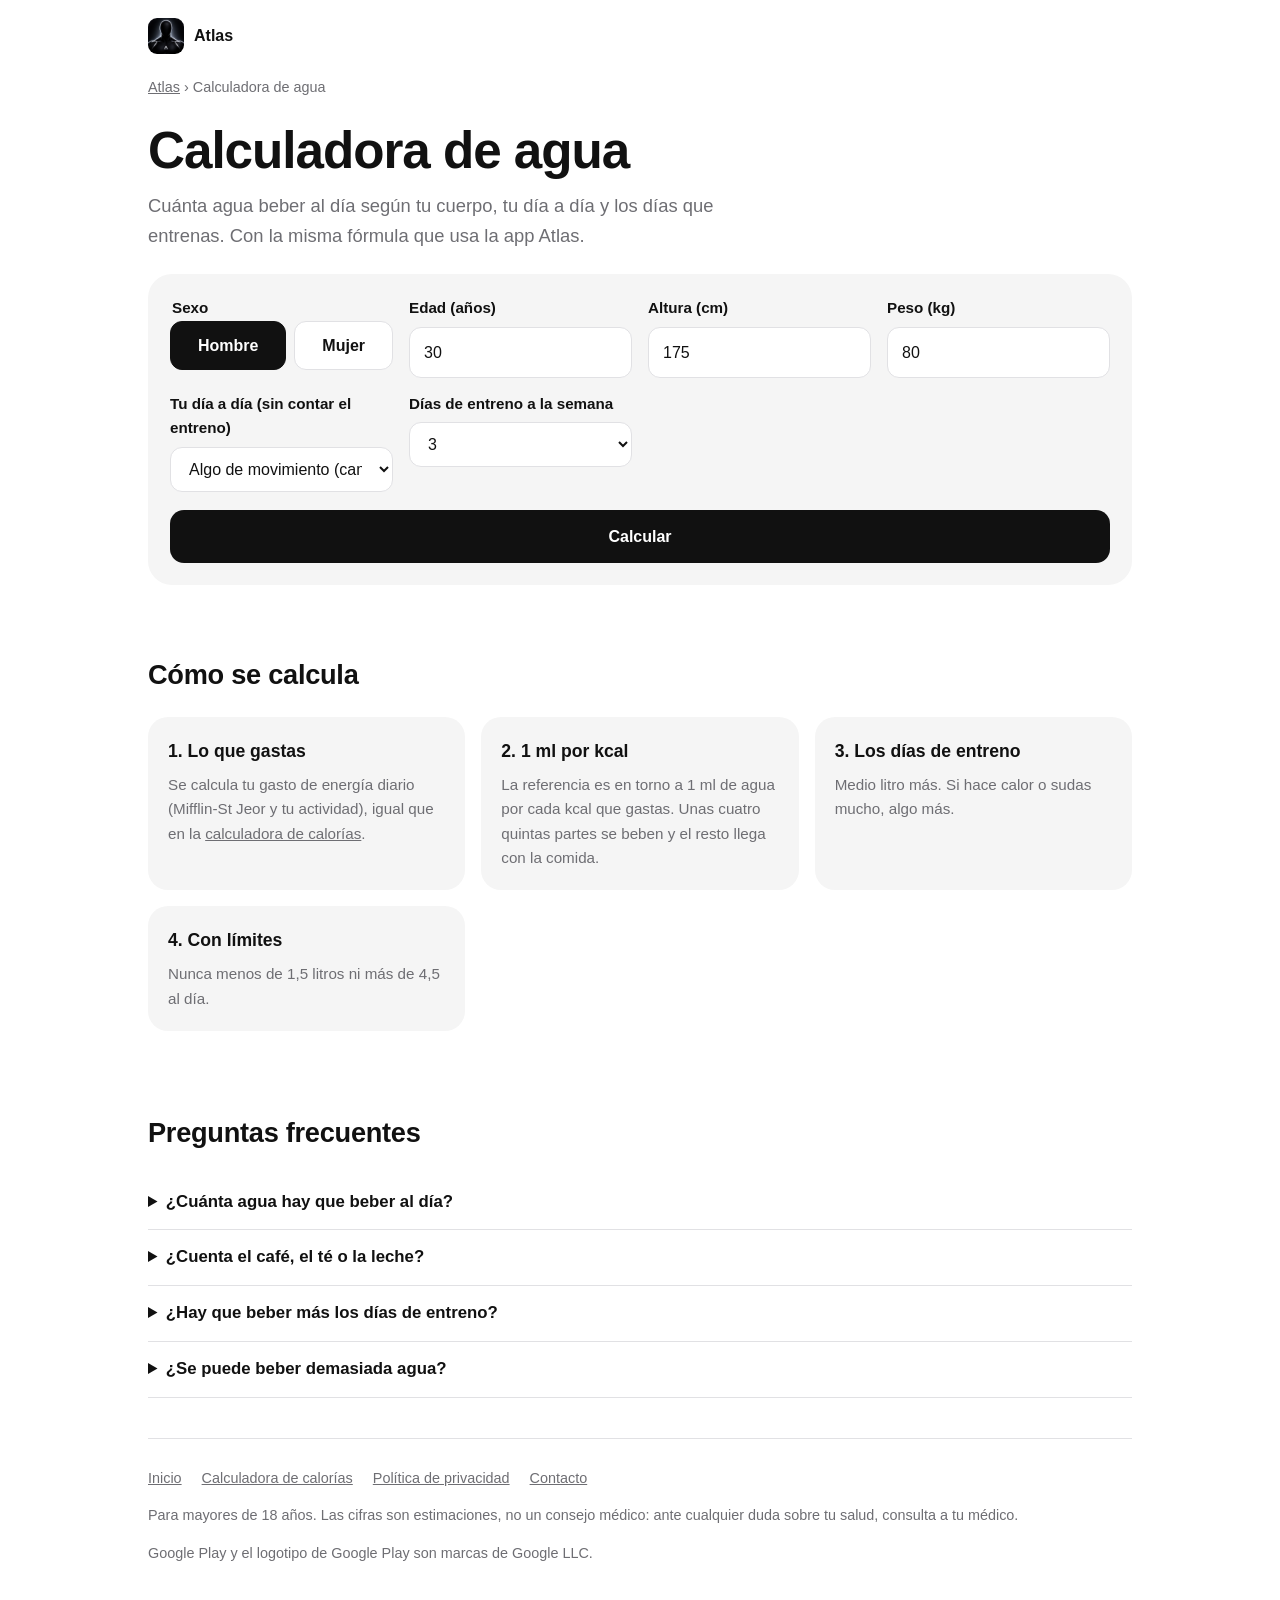
<file: calculadora-agua.html>
<!doctype html>
<html lang="es">
<head>
<meta charset="utf-8">
<meta name="viewport" content="width=device-width, initial-scale=1">
<title>Calculadora de agua: cuánta agua beber al día según tu peso y tu entreno | Atlas</title>
<meta name="description" content="Calcula cuánta agua necesitas beber al día según tu peso, altura, edad, tu día a día y si entrenas. Con la misma fórmula que usa la app Atlas.">
<link rel="canonical" href="https://alvarodominguez720s-dotcom.github.io/atlas-privacidad/calculadora-agua.html">
<link rel="icon" href="img/icono-192.png">
<link rel="stylesheet" href="estilo.css">
<meta property="og:type" content="website">
<meta property="og:title" content="Calculadora de agua: cuánta agua beber al día">
<meta property="og:description" content="Los litros de agua que necesitas al día según tu cuerpo y tu entreno.">
<meta property="og:image" content="https://alvarodominguez720s-dotcom.github.io/atlas-privacidad/img/destacado-es.jpg">
<meta property="og:url" content="https://alvarodominguez720s-dotcom.github.io/atlas-privacidad/calculadora-agua.html">
<meta property="og:locale" content="es_ES">
<meta name="twitter:card" content="summary_large_image">
<script type="application/ld+json">
{
  "@context": "https://schema.org",
  "@graph": [
    { "@type": "WebApplication", "name": "Calculadora de agua", "url": "https://alvarodominguez720s-dotcom.github.io/atlas-privacidad/calculadora-agua.html",
      "applicationCategory": "HealthApplication", "operatingSystem": "Cualquiera (navegador)", "inLanguage": "es", "isAccessibleForFree": true,
      "description": "Calcula cuánta agua beber al día según tu gasto de energía y los días que entrenas." },
    { "@type": "FAQPage", "mainEntity": [
      { "@type": "Question", "name": "¿Cuánta agua hay que beber al día?", "acceptedAnswer": { "@type": "Answer", "text": "Depende de lo que gastas: como referencia, alrededor de 1 ml por cada kcal que gastas al día, de la que unas cuatro quintas partes se beben y el resto llega con la comida. Para la mayoría de adultos sale entre 1,5 y 3 litros, y algo más los días de entreno." } },
      { "@type": "Question", "name": "¿Cuenta el café, el té o la leche?", "acceptedAnswer": { "@type": "Answer", "text": "Sí: el café, el té, las infusiones o la leche también hidratan. Lo que no conviene es que la mayor parte del líquido sean refrescos o bebidas con azúcar." } },
      { "@type": "Question", "name": "¿Hay que beber más los días de entreno?", "acceptedAnswer": { "@type": "Answer", "text": "Sí, en torno a medio litro más, y más aún si hace calor o sudas mucho. Bebe durante el día, no todo de golpe." } },
      { "@type": "Question", "name": "¿Se puede beber demasiada agua?", "acceptedAnswer": { "@type": "Answer", "text": "Sí. Beber muchísimo en poco tiempo puede ser peligroso. Esta calculadora pone un tope de 4,5 litros al día; si tienes problemas de riñón o de corazón, pregunta a tu médico cuánto beber." } }
    ] }
  ]
}
</script>
<style>
.calc { background: var(--superficie); border-radius: 24px; padding: 22px; margin: 8px 0 28px; }
.campos { display: grid; grid-template-columns: repeat(auto-fit, minmax(13rem, 1fr)); gap: 14px 16px; }
.campo { display: flex; flex-direction: column; gap: 6px; min-width: 0; }
.campo > span, .campo legend { font-weight: 600; font-size: .95rem; }
.campo input, .campo select { font: inherit; padding: 12px 14px; border-radius: 12px; border: 1px solid var(--borde); background: var(--fondo); color: var(--texto); width: 100%; }
fieldset.campo { border: 0; padding: 0; margin: 0; }
.opciones { display: flex; flex-wrap: wrap; gap: 8px; }
.opciones label { flex: 1 1 auto; position: relative; }
.campo .opciones input { position: absolute; inset: 0; width: 1px; height: 1px; padding: 0; margin: 0; border: 0; opacity: 0; pointer-events: none; }
.opciones span { display: block; text-align: center; padding: 11px 14px; border-radius: 12px; border: 1px solid var(--borde); background: var(--fondo); cursor: pointer; font-weight: 600; }
.opciones input:checked + span { background: var(--texto); color: var(--invertido); border-color: var(--texto); }
.opciones input:focus-visible + span { outline: 2px solid #e8c547; outline-offset: 2px; }
.boton { display: inline-block; font: inherit; font-weight: 700; padding: 14px 22px; border-radius: 14px; border: 0; background: var(--texto); color: var(--invertido); cursor: pointer; margin-top: 18px; width: 100%; }
.resultado { margin-top: 22px; border-top: 1px solid var(--borde); padding-top: 20px; }
.grande { font-size: clamp(2.4rem, 8vw, 3.4rem); font-weight: 800; letter-spacing: -.03em; line-height: 1; }
.grande small { font-size: 1.1rem; font-weight: 600; color: var(--secundario); letter-spacing: 0; }
.macros { display: grid; grid-template-columns: repeat(3, 1fr); gap: 10px; margin: 18px 0 8px; }
.macro { background: var(--fondo); border: 1px solid var(--borde); border-radius: 16px; padding: 14px 10px; text-align: center; }
.macro b { display: block; font-size: 1.6rem; line-height: 1.1; }
.macro em { font-style: normal; color: var(--secundario); font-size: .85rem; }
.aviso { color: var(--secundario); font-size: .92rem; margin: 8px 0 0; }
.llevalo { margin-top: 20px; background: var(--fondo); border: 1px solid var(--borde); border-radius: 18px; padding: 18px; text-align: center; }
.llevalo p { margin: 0 0 10px; }
.buscar { display: inline-flex; align-items: center; gap: 10px; padding: 10px 18px; border-radius: 99px; border: 1px solid var(--borde); font-weight: 700; margin: 4px 0 12px; }
.miga { font-size: .9rem; color: var(--secundario); margin: 4px 0 0; }
</style>
</head>
<body>
<div class="ancho">
  <header class="barra">
    <a class="marca" href="./"><img src="img/icono-192.png" alt="" width="36" height="36">Atlas</a>
  </header>
  <main>
    <p class="miga"><a href="./">Atlas</a> › Calculadora de agua</p>
    <h1>Calculadora de agua</h1>
    <p class="entradilla" style="margin-left:0">Cuánta agua beber al día según tu cuerpo, tu día a día y los días que entrenas. Con la misma fórmula que usa la app Atlas.</p>
    <form class="calc" id="calc" novalidate>
      <div class="campos">
        <fieldset class="campo"><legend>Sexo</legend><div class="opciones">
          <label><input type="radio" name="sexo" value="hombre" checked><span>Hombre</span></label>
          <label><input type="radio" name="sexo" value="mujer"><span>Mujer</span></label></div></fieldset>
        <label class="campo"><span>Edad (años)</span><input type="number" name="edad" inputmode="numeric" min="18" max="100" value="30"></label>
        <label class="campo"><span>Altura (cm)</span><input type="number" name="altura" inputmode="numeric" min="130" max="230" value="175"></label>
        <label class="campo"><span>Peso (kg)</span><input type="number" name="peso" inputmode="decimal" min="35" max="250" step="0.1" value="80"></label>
        <label class="campo"><span>Tu día a día (sin contar el entreno)</span><select name="actividad">
          <option value="sedentario">Sentado casi todo el día</option><option value="ligero" selected>Algo de movimiento (caminas un rato)</option>
          <option value="moderado">De pie buena parte del día</option><option value="activo">Trabajo físico</option><option value="muy_activo">Trabajo muy físico</option></select></label>
        <label class="campo"><span>Días de entreno a la semana</span><select name="dias">
          <option value="0">0</option><option value="1">1</option><option value="2">2</option><option value="3" selected>3</option>
          <option value="4">4</option><option value="5">5</option><option value="6">6</option><option value="7">7</option></select></label>
      </div>
      <button class="boton" type="submit">Calcular</button>
      <div class="resultado" id="resultado" hidden aria-live="polite">
        <div class="grande" id="r-litros"></div>
        <div class="macros" style="grid-template-columns:repeat(2,1fr)">
          <div class="macro"><b id="r-descanso"></b><em>días de descanso</em></div>
          <div class="macro"><b id="r-entreno"></b><em>días de entreno</em></div>
        </div>
        <p class="aviso" id="r-vasos"></p>
        <div class="llevalo">
          <p><b>¿Y ahora qué?</b> En Atlas apuntas cada vaso con un toque y la botella se va llenando. Además te calcula tus calorías, te monta la rutina y lo ajusta cada semana.</p>
          <div class="buscar" aria-label="Busca Atlas Entrenador IA en Google Play">🔍 Atlas Entrenador IA</div><br>
          <a class="insignia" href="https://play.google.com/store/apps/details?id=com.alvarodominguez.atlas&amp;referrer=utm_source%3Dweb%26utm_medium%3Dcalculadora-agua"><img src="img/google-play-es.png" alt="Disponible en Google Play" height="56" style="height:56px;width:auto"></a>
        </div>
      </div>
      <p class="aviso" id="error" hidden></p>
    </form>
    <section>
      <h2>Cómo se calcula</h2>
      <div class="rejilla">
        <div class="tarjeta"><h3>1. Lo que gastas</h3><p>Se calcula tu gasto de energía diario (Mifflin-St Jeor y tu actividad), igual que en la <a href="calculadora-calorias.html">calculadora de calorías</a>.</p></div>
        <div class="tarjeta"><h3>2. 1 ml por kcal</h3><p>La referencia es en torno a 1 ml de agua por cada kcal que gastas. Unas cuatro quintas partes se beben y el resto llega con la comida.</p></div>
        <div class="tarjeta"><h3>3. Los días de entreno</h3><p>Medio litro más. Si hace calor o sudas mucho, algo más.</p></div>
        <div class="tarjeta"><h3>4. Con límites</h3><p>Nunca menos de 1,5 litros ni más de 4,5 al día.</p></div>
      </div>
    </section>
    <section>
      <h2>Preguntas frecuentes</h2>
      <details><summary>¿Cuánta agua hay que beber al día?</summary><p>Depende de lo que gastas: como referencia, alrededor de 1 ml por cada kcal que gastas al día, de la que unas cuatro quintas partes se beben y el resto llega con la comida. Para la mayoría de adultos sale entre 1,5 y 3 litros, y algo más los días de entreno.</p></details>
      <details><summary>¿Cuenta el café, el té o la leche?</summary><p>Sí: el café, el té, las infusiones o la leche también hidratan. Lo que no conviene es que la mayor parte del líquido sean refrescos o bebidas con azúcar.</p></details>
      <details><summary>¿Hay que beber más los días de entreno?</summary><p>Sí, en torno a medio litro más, y más aún si hace calor o sudas mucho. Bebe durante el día, no todo de golpe.</p></details>
      <details><summary>¿Se puede beber demasiada agua?</summary><p>Sí. Beber muchísimo en poco tiempo puede ser peligroso. Esta calculadora pone un tope de 4,5 litros al día; si tienes problemas de riñón o de corazón, pregunta a tu médico cuánto beber.</p></details>
    </section>
  </main>
  <footer>
    <nav><a href="./">Inicio</a><a href="calculadora-calorias.html">Calculadora de calorías</a><a href="politica-privacidad.html">Política de privacidad</a><a href="mailto:alvarodominguez720s@gmail.com">Contacto</a></nav>
    <p>Para mayores de 18 años. Las cifras son estimaciones, no un consejo médico: ante cualquier duda sobre tu salud, consulta a tu médico.</p>
    <p>Google Play y el logotipo de Google Play son marcas de Google LLC.</p>
  </footer>
</div>
<script>
// Misma fórmula que la app (src/lib/hidratacion.ts), solo para adultos.
const PAL_BASE = { sedentario: 1.2, ligero: 1.3, moderado: 1.4, activo: 1.5, muy_activo: 1.6 };
const MINIMO = { hombre: 1500, mujer: 1200 };

function calcular({ sexo, edad, altura, peso, actividad, dias, objetivo }) {
  const pal = Math.min(1.95, PAL_BASE[actividad] + 0.05 * dias);
  const reposo = 10 * peso + 6.25 * altura - 5 * edad + (sexo === 'hombre' ? 5 : -161);
  const mantenimiento = Math.round(reposo * pal);
  const m = altura / 100;
  const imc = peso / (m * m);
  let kcal = mantenimiento;
  let bajoPeso = false;
  if (objetivo === 'perder_grasa') {
    if (imc < 18.5) bajoPeso = true;
    else kcal = Math.round(mantenimiento * (1 - (imc >= 30 ? 0.25 : imc >= 25 ? 0.2 : 0.15)));
  } else if (objetivo === 'ganar_musculo') {
    kcal = Math.round(mantenimiento + (peso * 0.0035 * 7000) / 7);
  }
  kcal = Math.max(kcal, MINIMO[sexo], Math.round(reposo));
  const delta = kcal - mantenimiento;
  const semana = Math.round(((delta * 7) / (delta < 0 ? 7700 : 7000)) * 100) / 100;
  const referencia = Math.min(peso, 25 * m * m);
  const proteina = Math.round(referencia * (objetivo === 'perder_grasa' ? 2.2 : 1.8));
  let grasas = Math.round(Math.max((kcal * 0.25) / 9, referencia * 0.8));
  let hidratos = Math.max(0, Math.round((kcal - proteina * 4 - grasas * 9) / 4));
  const tope = Math.round((kcal * 0.6) / 4);
  if (hidratos > tope) { grasas += Math.round(((hidratos - tope) * 4) / 9); hidratos = tope; }
  return { kcal, mantenimiento, proteina, grasas, hidratos, semana, bajoPeso };
}


const a50 = (v) => Math.round(v / 50) * 50;
function agua(datos) {
  const base = Math.min(4500, Math.max(1500, a50(calcular({ ...datos, objetivo: 'mantener' }).mantenimiento * 0.8)));
  return { descanso: base, entreno: Math.min(4500, a50(base + 500)), media: Math.min(4500, a50(base + (500 * datos.dias) / 7)) };
}
const litros = (ml) => (ml / 1000).toLocaleString('es-ES', { minimumFractionDigits: 1, maximumFractionDigits: 2 }) + ' L';
const form = document.getElementById('calc');
form.addEventListener('submit', (ev) => {
  ev.preventDefault();
  const d = new FormData(form);
  const datos = { sexo: d.get('sexo'), edad: Number(d.get('edad')), altura: Number(d.get('altura')), peso: Number(String(d.get('peso')).replace(',', '.')), actividad: d.get('actividad'), dias: Number(d.get('dias')) };
  const error = document.getElementById('error'); const res = document.getElementById('resultado');
  let problema = '';
  if (!(datos.edad >= 18 && datos.edad <= 100)) problema = 'Esta calculadora es para mayores de 18 años (y hasta 100).';
  else if (!(datos.altura >= 130 && datos.altura <= 230)) problema = 'Pon tu altura en centímetros (entre 130 y 230).';
  else if (!(datos.peso >= 35 && datos.peso <= 250)) problema = 'Pon tu peso en kilos (entre 35 y 250).';
  error.hidden = !problema; error.textContent = problema;
  if (problema) { res.hidden = true; return; }
  const r = agua(datos);
  document.getElementById('r-litros').innerHTML = `${litros(r.media)} <small>al día de media</small>`;
  document.getElementById('r-descanso').textContent = litros(r.descanso);
  document.getElementById('r-entreno').textContent = datos.dias ? litros(r.entreno) : '—';
  document.getElementById('r-vasos').textContent = `Unos ${Math.round(r.media / 250)} vasos de 250 ml al día, repartidos. El café, el té y la leche también cuentan.`;
  res.hidden = false; res.scrollIntoView({ behavior: 'smooth', block: 'start' });
});
</script>
</body>
</html>
</file>
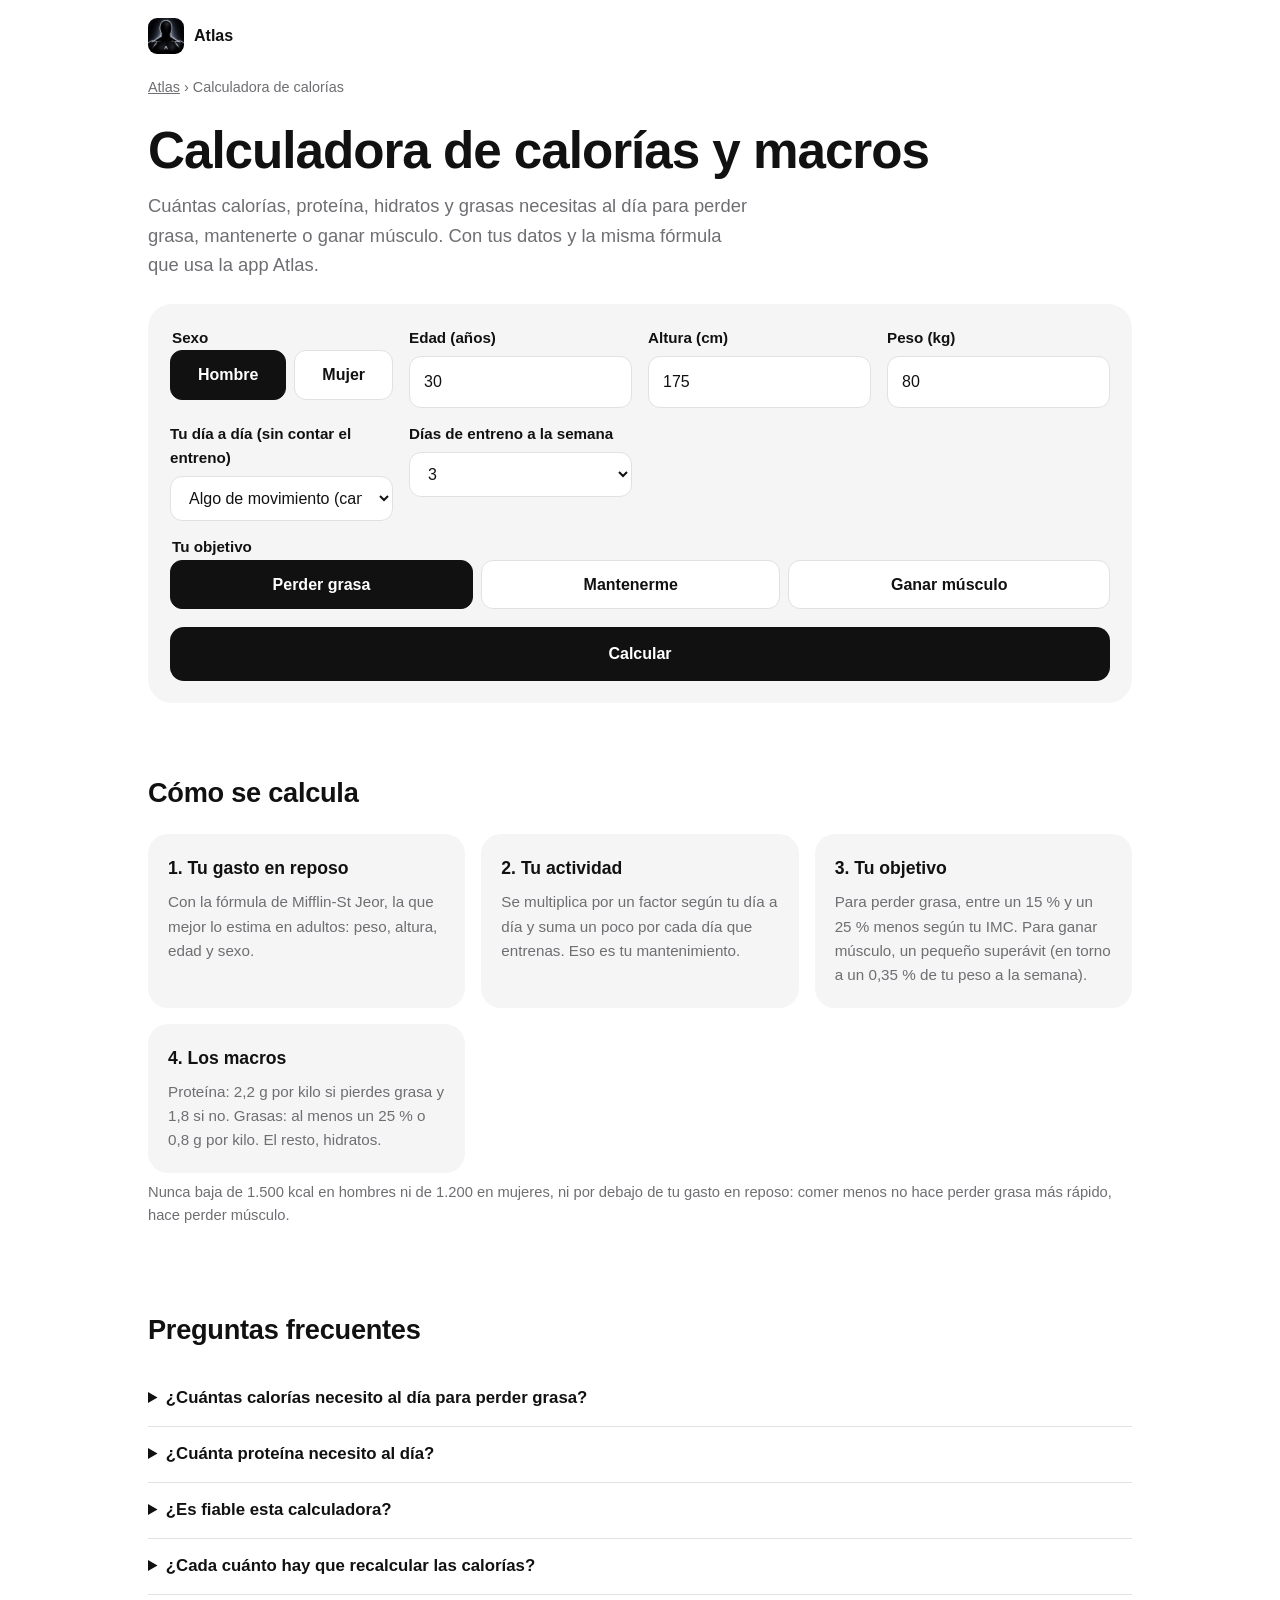
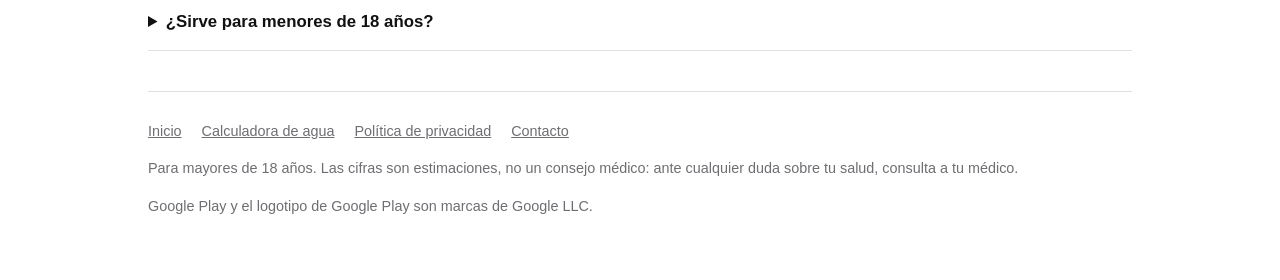
<file: calculadora-calorias.html>
<!doctype html>
<html lang="es">
<head>
<meta charset="utf-8">
<meta name="viewport" content="width=device-width, initial-scale=1">
<title>Calculadora de calorías y macros: cuántas calorías necesitas al día | Atlas</title>
<meta name="description" content="Calcula en 10 segundos las calorías y los macros (proteína, hidratos y grasas) que necesitas al día para perder grasa, mantenerte o ganar músculo. Con la misma fórmula que usa la app Atlas.">
<link rel="canonical" href="https://alvarodominguez720s-dotcom.github.io/atlas-privacidad/calculadora-calorias.html">
<link rel="icon" href="img/icono-192.png">
<link rel="stylesheet" href="estilo.css">
<meta property="og:type" content="website">
<meta property="og:title" content="Calculadora de calorías y macros">
<meta property="og:description" content="Cuántas calorías, proteína, hidratos y grasas necesitas al día para perder grasa, mantenerte o ganar músculo.">
<meta property="og:image" content="https://alvarodominguez720s-dotcom.github.io/atlas-privacidad/img/destacado-es.jpg">
<meta property="og:url" content="https://alvarodominguez720s-dotcom.github.io/atlas-privacidad/calculadora-calorias.html">
<meta property="og:locale" content="es_ES">
<meta name="twitter:card" content="summary_large_image">
<script type="application/ld+json">
{
  "@context": "https://schema.org",
  "@graph": [
    {
      "@type": "WebApplication",
      "name": "Calculadora de calorías y macros",
      "url": "https://alvarodominguez720s-dotcom.github.io/atlas-privacidad/calculadora-calorias.html",
      "applicationCategory": "HealthApplication",
      "operatingSystem": "Cualquiera (navegador)",
      "inLanguage": "es",
      "isAccessibleForFree": true,
      "description": "Calcula las calorías y los macros diarios para perder grasa, mantenerte o ganar músculo, con la fórmula de Mifflin-St Jeor y tu nivel de actividad."
    },
    {
      "@type": "FAQPage",
      "mainEntity": [
        { "@type": "Question", "name": "¿Cuántas calorías necesito al día para perder grasa?",
          "acceptedAnswer": { "@type": "Answer", "text": "Depende de tu sexo, edad, altura, peso y actividad. Primero se calcula tu mantenimiento (las calorías con las que tu peso se queda igual) y se le resta entre un 15 % y un 25 % según tu índice de masa corporal. Así se pierde grasa a buen ritmo sin pasar hambre ni perder músculo." } },
        { "@type": "Question", "name": "¿Cuánta proteína necesito al día?",
          "acceptedAnswer": { "@type": "Answer", "text": "Si entrenas, entre 1,8 y 2,2 gramos por kilo de peso al día: 1,8 para mantenerte o ganar músculo y 2,2 si estás perdiendo grasa, para no perder músculo por el camino. Si tienes sobrepeso, se calcula con tu peso de referencia, no con el total." } },
        { "@type": "Question", "name": "¿Es fiable esta calculadora?",
          "acceptedAnswer": { "@type": "Answer", "text": "Usa la fórmula de Mifflin-St Jeor, la que mejor estima el gasto en reposo en adultos, y un factor de actividad según tu día a día y los días que entrenas. Es un punto de partida: lo que manda es cómo evoluciona tu peso en 2-3 semanas, y ahí se ajusta." } },
        { "@type": "Question", "name": "¿Cada cuánto hay que recalcular las calorías?",
          "acceptedAnswer": { "@type": "Answer", "text": "Cuando tu peso cambie unos 2-3 kilos o si tu tendencia de peso no va como esperabas durante 2-3 semanas. La app Atlas lo hace sola: mira tu tendencia cada semana y ajusta el plan." } },
        { "@type": "Question", "name": "¿Sirve para menores de 18 años?",
          "acceptedAnswer": { "@type": "Answer", "text": "No. Los adolescentes están creciendo y no deben hacer déficit calórico sin supervisión. Esta calculadora es solo para mayores de 18 años." } }
      ]
    }
  ]
}
</script>
<style>
.calc { background: var(--superficie); border-radius: 24px; padding: 22px; margin: 8px 0 28px; }
.campos { display: grid; grid-template-columns: repeat(auto-fit, minmax(13rem, 1fr)); gap: 14px 16px; }
.campo { display: flex; flex-direction: column; gap: 6px; min-width: 0; }
.campo > span, .campo legend { font-weight: 600; font-size: .95rem; }
.campo input, .campo select { font: inherit; padding: 12px 14px; border-radius: 12px; border: 1px solid var(--borde); background: var(--fondo); color: var(--texto); width: 100%; }
fieldset.campo { border: 0; padding: 0; margin: 0; }
.opciones { display: flex; flex-wrap: wrap; gap: 8px; }
.opciones label { flex: 1 1 auto; position: relative; }
.campo .opciones input { position: absolute; inset: 0; width: 1px; height: 1px; padding: 0; margin: 0; border: 0; opacity: 0; pointer-events: none; }
.opciones span { display: block; text-align: center; padding: 11px 14px; border-radius: 12px; border: 1px solid var(--borde); background: var(--fondo); cursor: pointer; font-weight: 600; }
.opciones input:checked + span { background: var(--texto); color: var(--invertido); border-color: var(--texto); }
.opciones input:focus-visible + span { outline: 2px solid #e8c547; outline-offset: 2px; }
.boton { display: inline-block; font: inherit; font-weight: 700; padding: 14px 22px; border-radius: 14px; border: 0; background: var(--texto); color: var(--invertido); cursor: pointer; margin-top: 18px; width: 100%; }
.resultado { margin-top: 22px; border-top: 1px solid var(--borde); padding-top: 20px; }
.grande { font-size: clamp(2.4rem, 8vw, 3.4rem); font-weight: 800; letter-spacing: -.03em; line-height: 1; }
.grande small { font-size: 1.1rem; font-weight: 600; color: var(--secundario); letter-spacing: 0; }
.macros { display: grid; grid-template-columns: repeat(3, 1fr); gap: 10px; margin: 18px 0 8px; }
.macro { background: var(--fondo); border: 1px solid var(--borde); border-radius: 16px; padding: 14px 10px; text-align: center; }
.macro b { display: block; font-size: 1.6rem; line-height: 1.1; }
.macro em { font-style: normal; color: var(--secundario); font-size: .85rem; }
.aviso { color: var(--secundario); font-size: .92rem; margin: 8px 0 0; }
.llevalo { margin-top: 20px; background: var(--fondo); border: 1px solid var(--borde); border-radius: 18px; padding: 18px; text-align: center; }
.llevalo p { margin: 0 0 10px; }
.buscar { display: inline-flex; align-items: center; gap: 10px; padding: 10px 18px; border-radius: 99px; border: 1px solid var(--borde); font-weight: 700; margin: 4px 0 12px; }
.miga { font-size: .9rem; color: var(--secundario); margin: 4px 0 0; }
</style>
</head>
<body>
<div class="ancho">
  <header class="barra">
    <a class="marca" href="./"><img src="img/icono-192.png" alt="" width="36" height="36">Atlas</a>
  </header>

  <main>
    <p class="miga"><a href="./">Atlas</a> › Calculadora de calorías</p>
    <h1>Calculadora de calorías y macros</h1>
    <p class="entradilla" style="margin-left:0">Cuántas calorías, proteína, hidratos y grasas necesitas al día para perder grasa, mantenerte o ganar músculo. Con tus datos y la misma fórmula que usa la app Atlas.</p>

    <form class="calc" id="calc" novalidate>
      <div class="campos">
        <fieldset class="campo">
          <legend>Sexo</legend>
          <div class="opciones">
            <label><input type="radio" name="sexo" value="hombre" checked><span>Hombre</span></label>
            <label><input type="radio" name="sexo" value="mujer"><span>Mujer</span></label>
          </div>
        </fieldset>
        <label class="campo"><span>Edad (años)</span><input type="number" name="edad" inputmode="numeric" min="18" max="100" value="30" required></label>
        <label class="campo"><span>Altura (cm)</span><input type="number" name="altura" inputmode="numeric" min="130" max="230" value="175" required></label>
        <label class="campo"><span>Peso (kg)</span><input type="number" name="peso" inputmode="decimal" min="35" max="250" step="0.1" value="80" required></label>
        <label class="campo"><span>Tu día a día (sin contar el entreno)</span>
          <select name="actividad">
            <option value="sedentario">Sentado casi todo el día</option>
            <option value="ligero" selected>Algo de movimiento (caminas un rato)</option>
            <option value="moderado">De pie buena parte del día</option>
            <option value="activo">Trabajo físico</option>
            <option value="muy_activo">Trabajo muy físico</option>
          </select>
        </label>
        <label class="campo"><span>Días de entreno a la semana</span>
          <select name="dias">
            <option value="0">0</option><option value="1">1</option><option value="2">2</option><option value="3" selected>3</option>
            <option value="4">4</option><option value="5">5</option><option value="6">6</option><option value="7">7</option>
          </select>
        </label>
        <fieldset class="campo" style="grid-column: 1 / -1">
          <legend>Tu objetivo</legend>
          <div class="opciones">
            <label><input type="radio" name="objetivo" value="perder_grasa" checked><span>Perder grasa</span></label>
            <label><input type="radio" name="objetivo" value="mantener"><span>Mantenerme</span></label>
            <label><input type="radio" name="objetivo" value="ganar_musculo"><span>Ganar músculo</span></label>
          </div>
        </fieldset>
      </div>
      <button class="boton" type="submit">Calcular</button>

      <div class="resultado" id="resultado" hidden aria-live="polite">
        <div class="grande" id="r-kcal"></div>
        <p class="aviso" id="r-detalle"></p>
        <div class="macros">
          <div class="macro"><b id="r-p"></b><em>proteína</em></div>
          <div class="macro"><b id="r-h"></b><em>hidratos</em></div>
          <div class="macro"><b id="r-g"></b><em>grasas</em></div>
        </div>
        <p class="aviso" id="r-ritmo"></p>
        <div class="llevalo">
          <p><b>¿Y ahora qué?</b> Atlas te reparte estas calorías en tus comidas, te monta la rutina para tus días y lo ajusta cada semana según cómo vas.</p>
          <div class="buscar" aria-label="Busca Atlas Entrenador IA en Google Play">🔍 Atlas Entrenador IA</div><br>
          <a class="insignia" href="https://play.google.com/store/apps/details?id=com.alvarodominguez.atlas&amp;referrer=utm_source%3Dweb%26utm_medium%3Dcalculadora-calorias"><img src="img/google-play-es.png" alt="Disponible en Google Play" height="56" style="height:56px;width:auto"></a>
        </div>
      </div>
      <p class="aviso" id="error" hidden></p>
    </form>

    <section>
      <h2>Cómo se calcula</h2>
      <div class="rejilla">
        <div class="tarjeta"><h3>1. Tu gasto en reposo</h3><p>Con la fórmula de Mifflin-St Jeor, la que mejor lo estima en adultos: peso, altura, edad y sexo.</p></div>
        <div class="tarjeta"><h3>2. Tu actividad</h3><p>Se multiplica por un factor según tu día a día y suma un poco por cada día que entrenas. Eso es tu mantenimiento.</p></div>
        <div class="tarjeta"><h3>3. Tu objetivo</h3><p>Para perder grasa, entre un 15 % y un 25 % menos según tu IMC. Para ganar músculo, un pequeño superávit (en torno a un 0,35 % de tu peso a la semana).</p></div>
        <div class="tarjeta"><h3>4. Los macros</h3><p>Proteína: 2,2 g por kilo si pierdes grasa y 1,8 si no. Grasas: al menos un 25 % o 0,8 g por kilo. El resto, hidratos.</p></div>
      </div>
      <p class="aviso">Nunca baja de 1.500 kcal en hombres ni de 1.200 en mujeres, ni por debajo de tu gasto en reposo: comer menos no hace perder grasa más rápido, hace perder músculo.</p>
    </section>

    <section>
      <h2>Preguntas frecuentes</h2>
      <details><summary>¿Cuántas calorías necesito al día para perder grasa?</summary><p>Depende de tu sexo, edad, altura, peso y actividad. Primero se calcula tu mantenimiento (las calorías con las que tu peso se queda igual) y se le resta entre un 15 % y un 25 % según tu índice de masa corporal. Así se pierde grasa a buen ritmo sin pasar hambre ni perder músculo.</p></details>
      <details><summary>¿Cuánta proteína necesito al día?</summary><p>Si entrenas, entre 1,8 y 2,2 gramos por kilo de peso al día: 1,8 para mantenerte o ganar músculo y 2,2 si estás perdiendo grasa, para no perder músculo por el camino. Si tienes sobrepeso, se calcula con tu peso de referencia, no con el total.</p></details>
      <details><summary>¿Es fiable esta calculadora?</summary><p>Usa la fórmula de Mifflin-St Jeor, la que mejor estima el gasto en reposo en adultos, y un factor de actividad según tu día a día y los días que entrenas. Es un punto de partida: lo que manda es cómo evoluciona tu peso en 2-3 semanas, y ahí se ajusta.</p></details>
      <details><summary>¿Cada cuánto hay que recalcular las calorías?</summary><p>Cuando tu peso cambie unos 2-3 kilos o si tu tendencia de peso no va como esperabas durante 2-3 semanas. La app Atlas lo hace sola: mira tu tendencia cada semana y ajusta el plan.</p></details>
      <details><summary>¿Sirve para menores de 18 años?</summary><p>No. Los adolescentes están creciendo y no deben hacer déficit calórico sin supervisión. Esta calculadora es solo para mayores de 18 años.</p></details>
    </section>
  </main>

  <footer>
    <nav>
      <a href="./">Inicio</a>
      <a href="calculadora-agua.html">Calculadora de agua</a>
      <a href="politica-privacidad.html">Política de privacidad</a>
      <a href="mailto:alvarodominguez720s@gmail.com">Contacto</a>
    </nav>
    <p>Para mayores de 18 años. Las cifras son estimaciones, no un consejo médico: ante cualquier duda sobre tu salud, consulta a tu médico.</p>
    <p>Google Play y el logotipo de Google Play son marcas de Google LLC.</p>
  </footer>
</div>

<script>
// Misma fórmula que la app (src/lib/macros.ts), solo para adultos.
const PAL_BASE = { sedentario: 1.2, ligero: 1.3, moderado: 1.4, activo: 1.5, muy_activo: 1.6 };
const MINIMO = { hombre: 1500, mujer: 1200 };

function calcular({ sexo, edad, altura, peso, actividad, dias, objetivo }) {
  const pal = Math.min(1.95, PAL_BASE[actividad] + 0.05 * dias);
  const reposo = 10 * peso + 6.25 * altura - 5 * edad + (sexo === 'hombre' ? 5 : -161);
  const mantenimiento = Math.round(reposo * pal);
  const m = altura / 100;
  const imc = peso / (m * m);
  let kcal = mantenimiento;
  let bajoPeso = false;
  if (objetivo === 'perder_grasa') {
    if (imc < 18.5) bajoPeso = true;
    else kcal = Math.round(mantenimiento * (1 - (imc >= 30 ? 0.25 : imc >= 25 ? 0.2 : 0.15)));
  } else if (objetivo === 'ganar_musculo') {
    kcal = Math.round(mantenimiento + (peso * 0.0035 * 7000) / 7);
  }
  kcal = Math.max(kcal, MINIMO[sexo], Math.round(reposo));
  const delta = kcal - mantenimiento;
  const semana = Math.round(((delta * 7) / (delta < 0 ? 7700 : 7000)) * 100) / 100;
  const referencia = Math.min(peso, 25 * m * m);
  const proteina = Math.round(referencia * (objetivo === 'perder_grasa' ? 2.2 : 1.8));
  let grasas = Math.round(Math.max((kcal * 0.25) / 9, referencia * 0.8));
  let hidratos = Math.max(0, Math.round((kcal - proteina * 4 - grasas * 9) / 4));
  const tope = Math.round((kcal * 0.6) / 4);
  if (hidratos > tope) { grasas += Math.round(((hidratos - tope) * 4) / 9); hidratos = tope; }
  return { kcal, mantenimiento, proteina, grasas, hidratos, semana, bajoPeso };
}

const fmt = (n) => n.toLocaleString('es-ES');
const form = document.getElementById('calc');
form.addEventListener('submit', (ev) => {
  ev.preventDefault();
  const d = new FormData(form);
  const datos = {
    sexo: d.get('sexo'), edad: Number(d.get('edad')), altura: Number(d.get('altura')),
    peso: Number(String(d.get('peso')).replace(',', '.')), actividad: d.get('actividad'),
    dias: Number(d.get('dias')), objetivo: d.get('objetivo'),
  };
  const error = document.getElementById('error');
  const res = document.getElementById('resultado');
  let problema = '';
  if (!(datos.edad >= 18 && datos.edad <= 100)) problema = 'Esta calculadora es para mayores de 18 años (y hasta 100).';
  else if (!(datos.altura >= 130 && datos.altura <= 230)) problema = 'Pon tu altura en centímetros (entre 130 y 230).';
  else if (!(datos.peso >= 35 && datos.peso <= 250)) problema = 'Pon tu peso en kilos (entre 35 y 250).';
  error.hidden = !problema; error.textContent = problema;
  if (problema) { res.hidden = true; return; }
  const r = calcular(datos);
  const nombre = { perder_grasa: 'para perder grasa', mantener: 'para mantenerte', ganar_musculo: 'para ganar músculo' }[datos.objetivo];
  document.getElementById('r-kcal').innerHTML = `${fmt(r.kcal)} <small>kcal al día ${nombre}</small>`;
  document.getElementById('r-detalle').textContent = r.bajoPeso
    ? `Tu peso ya está por debajo del saludable para tu altura, así que no te recomendamos déficit: estas son tus calorías de mantenimiento.`
    : `Tu mantenimiento: ${fmt(r.mantenimiento)} kcal al día.`;
  document.getElementById('r-p').textContent = `${fmt(r.proteina)} g`;
  document.getElementById('r-h').textContent = `${fmt(r.hidratos)} g`;
  document.getElementById('r-g').textContent = `${fmt(r.grasas)} g`;
  document.getElementById('r-ritmo').textContent = r.semana < 0
    ? `A este ritmo, unos ${fmt(Math.abs(r.semana))} kg menos a la semana. Si en 2-3 semanas tu tendencia no baja, ajusta.`
    : r.semana > 0 ? `A este ritmo, unos ${fmt(r.semana)} kg más a la semana, la mayor parte músculo si entrenas.` : 'Con estas calorías tu peso debería quedarse estable.';
  res.hidden = false;
  res.scrollIntoView({ behavior: 'smooth', block: 'start' });
});
</script>
</body>
</html>
</file>
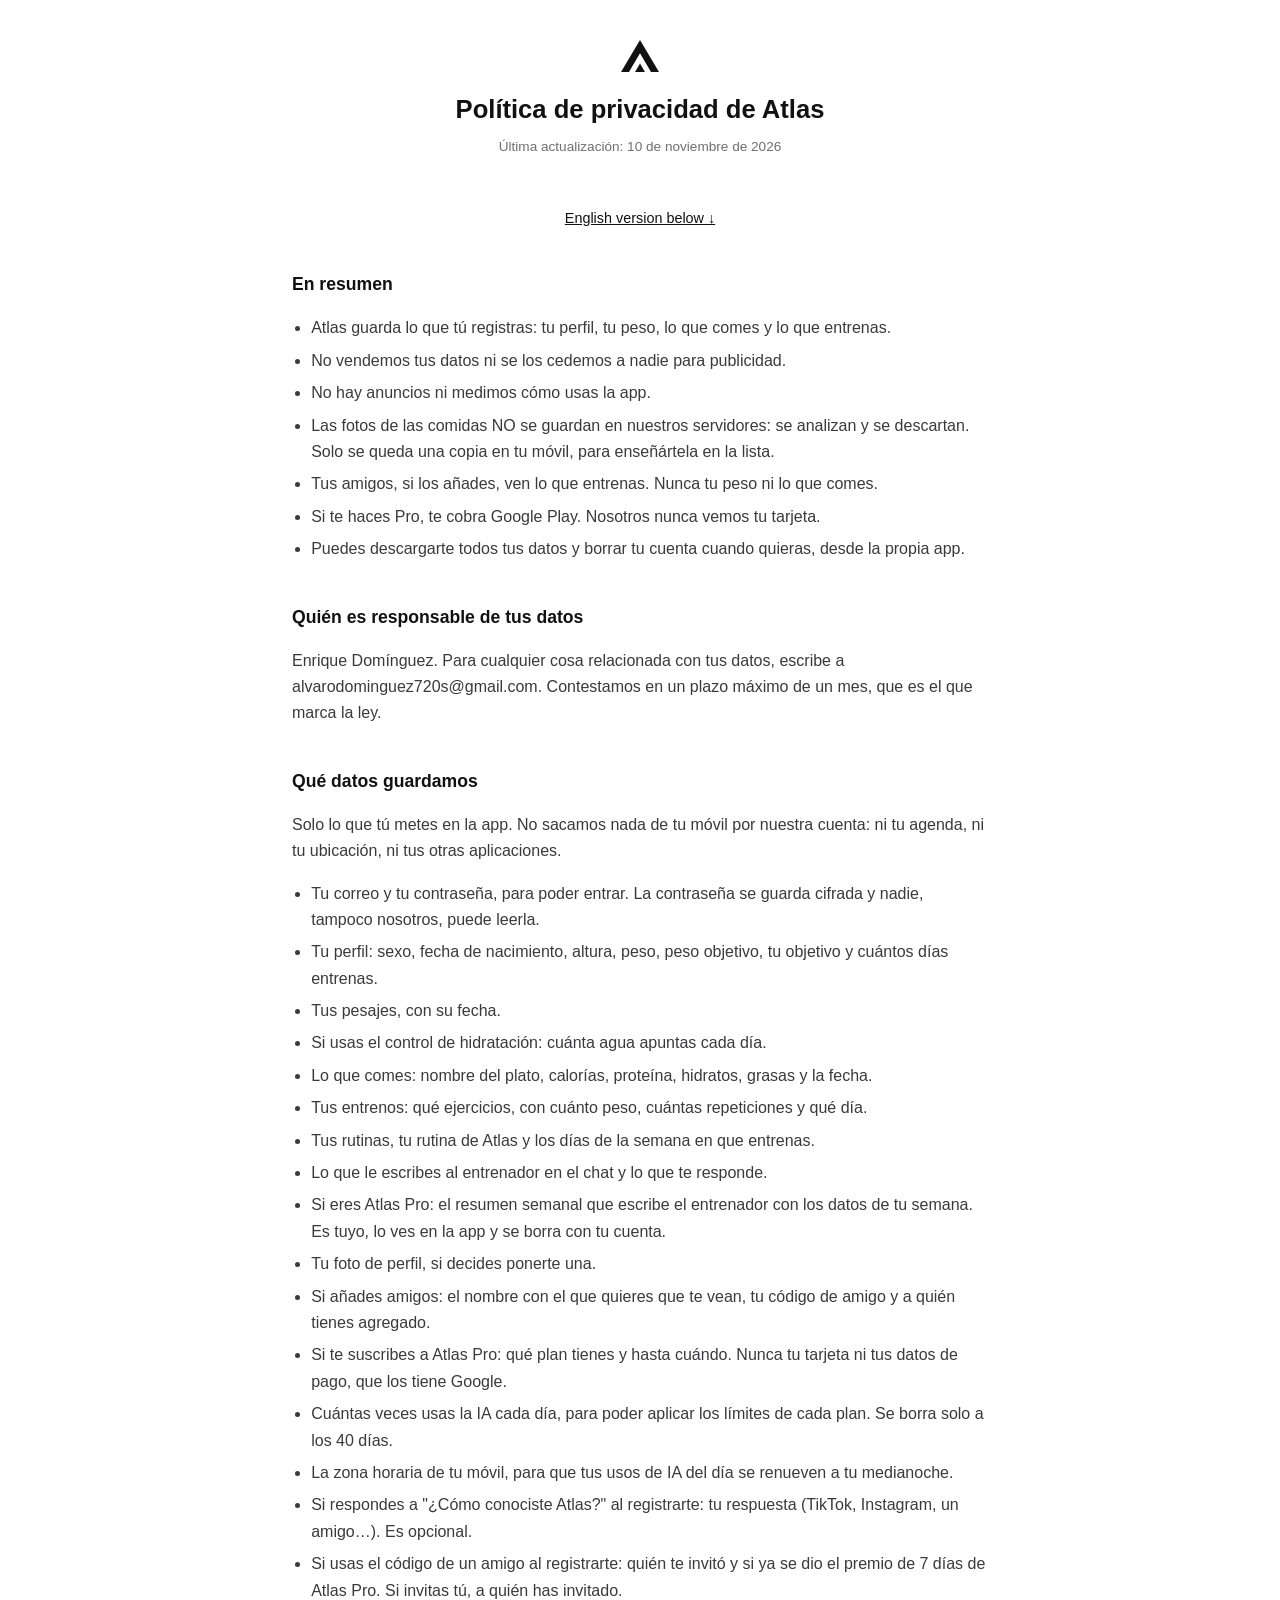
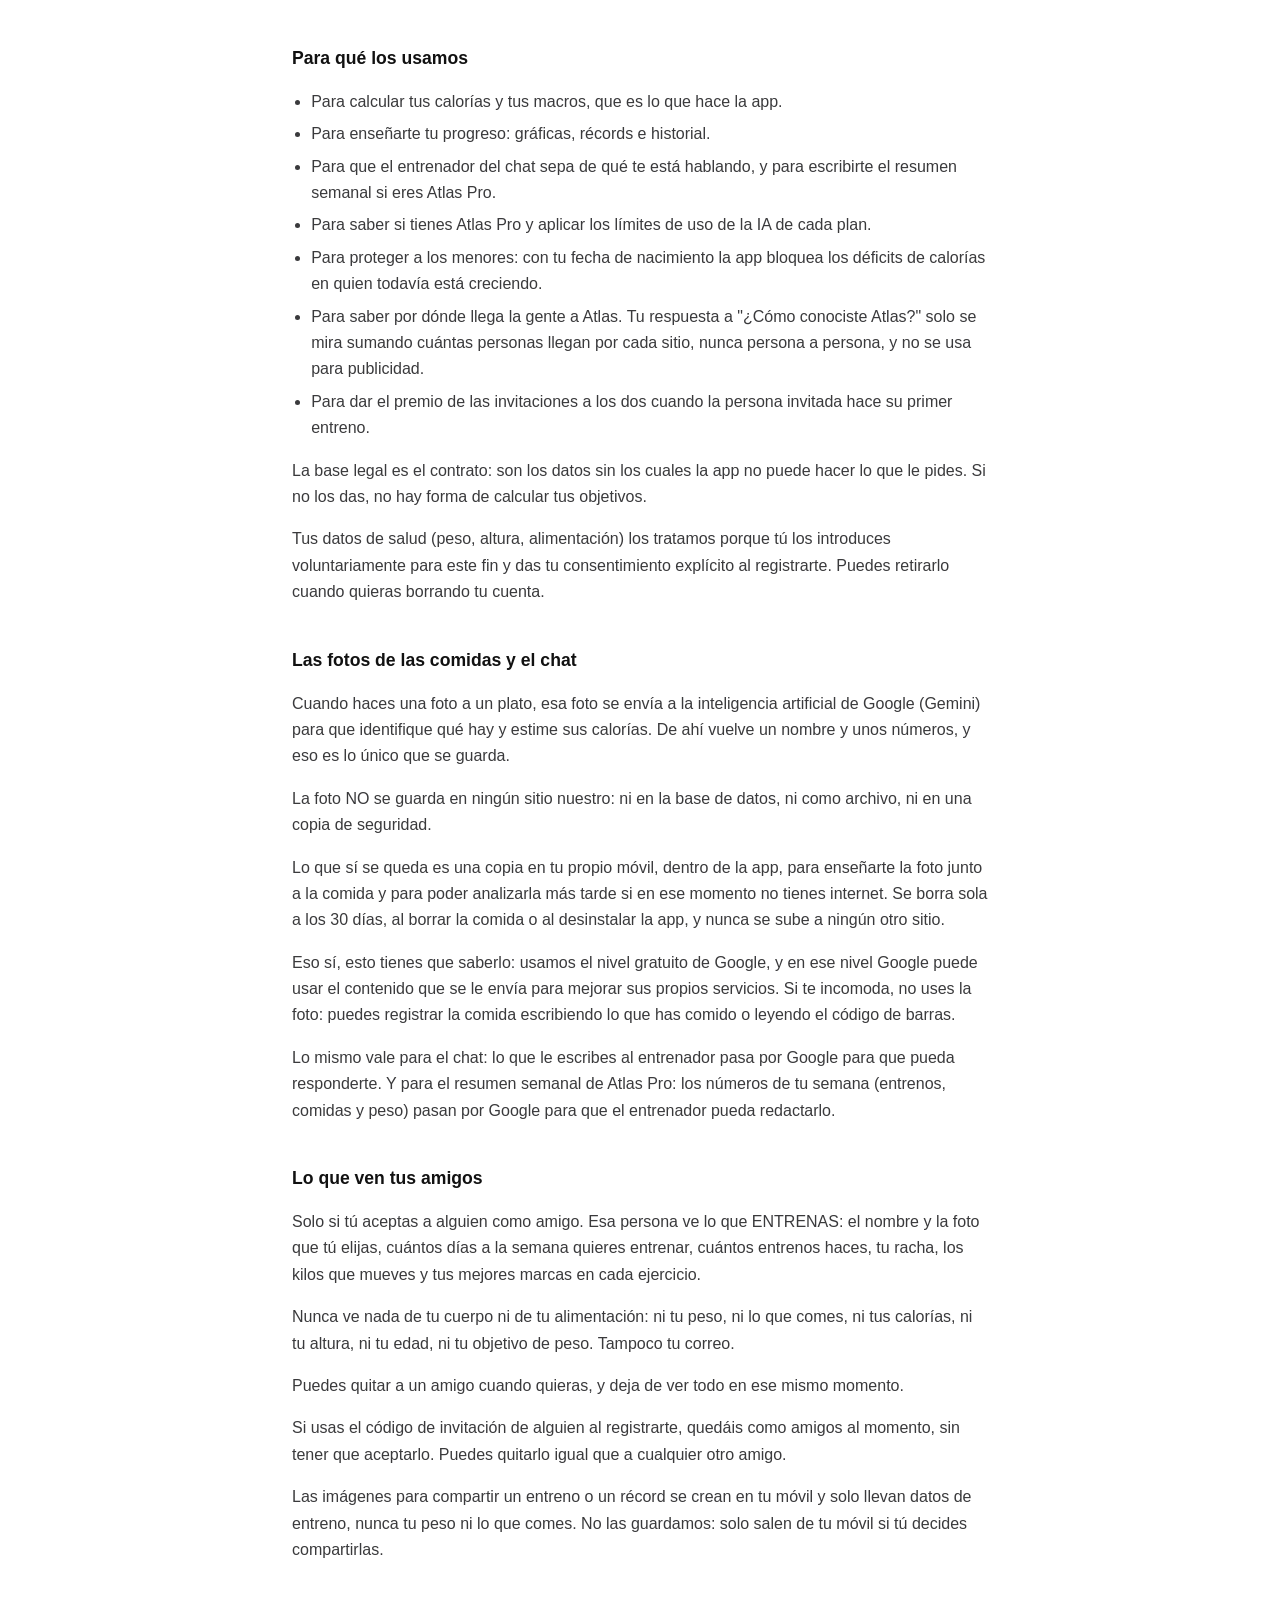
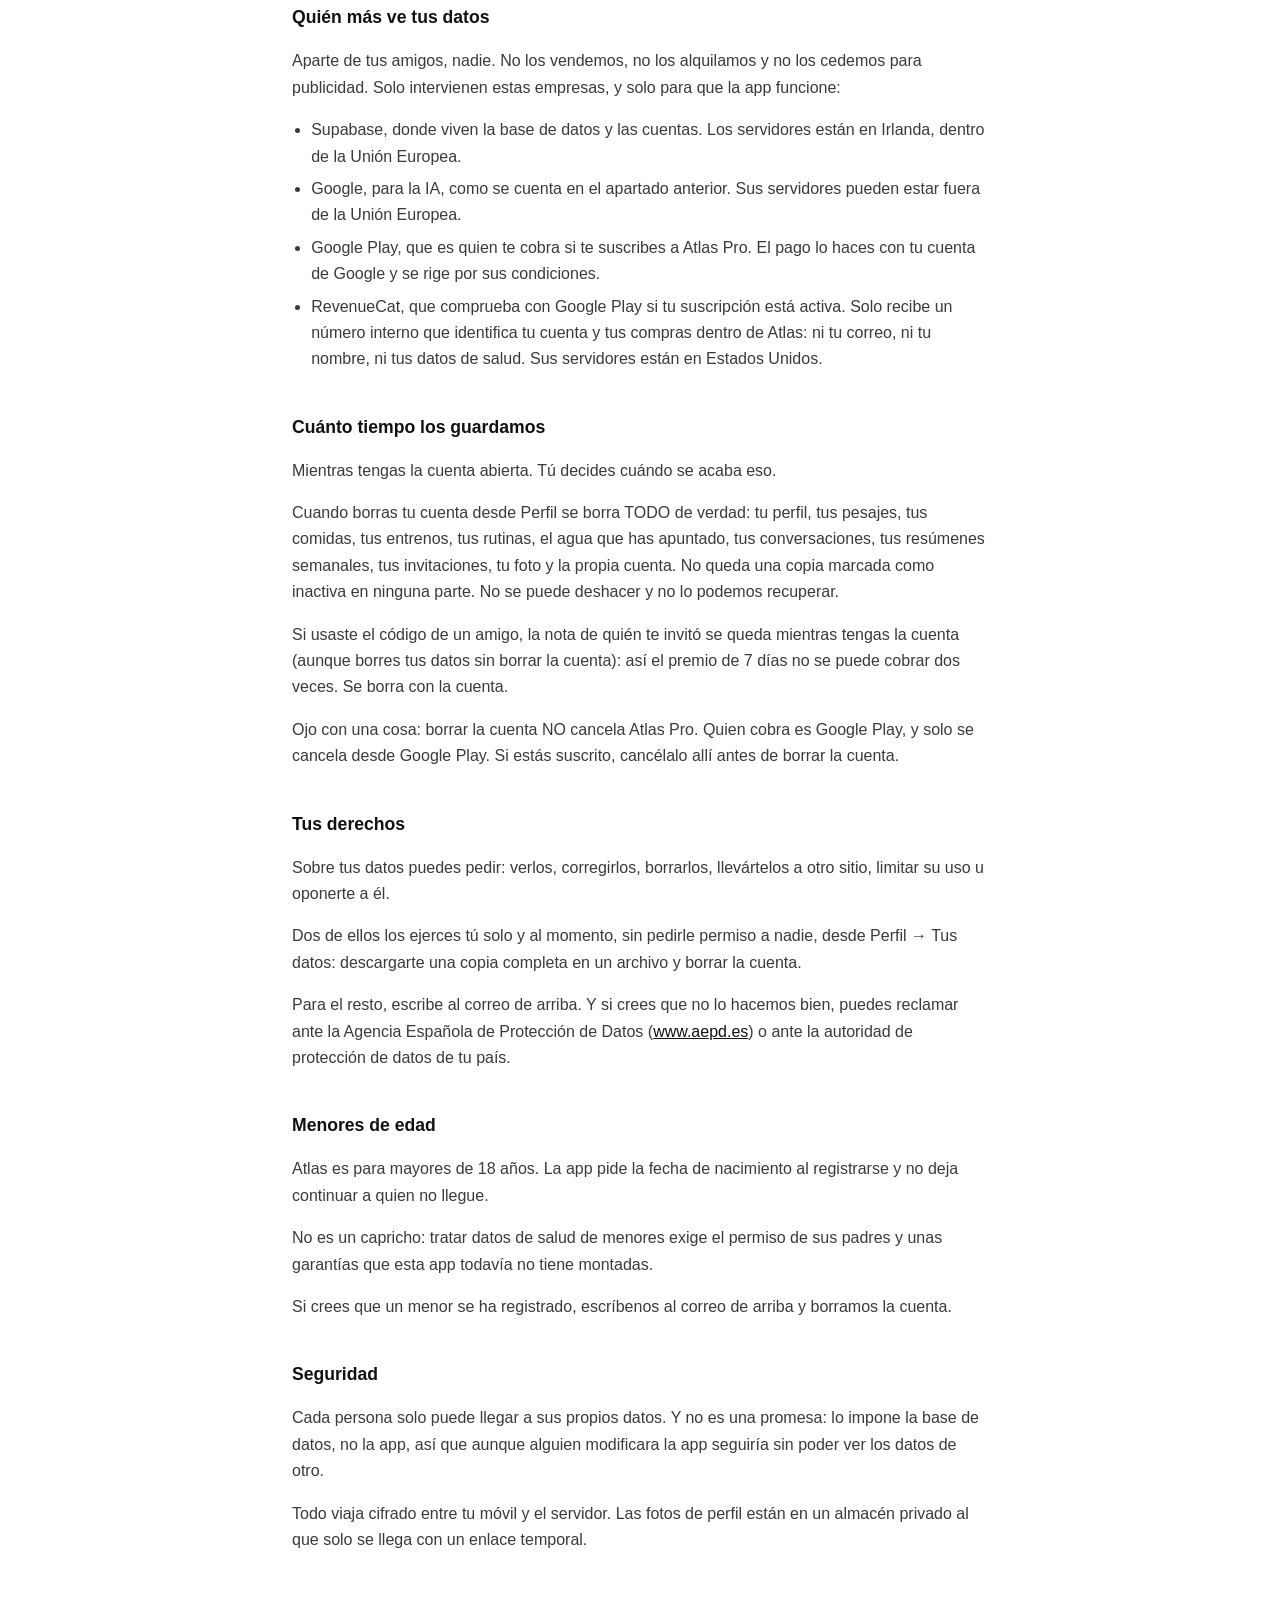
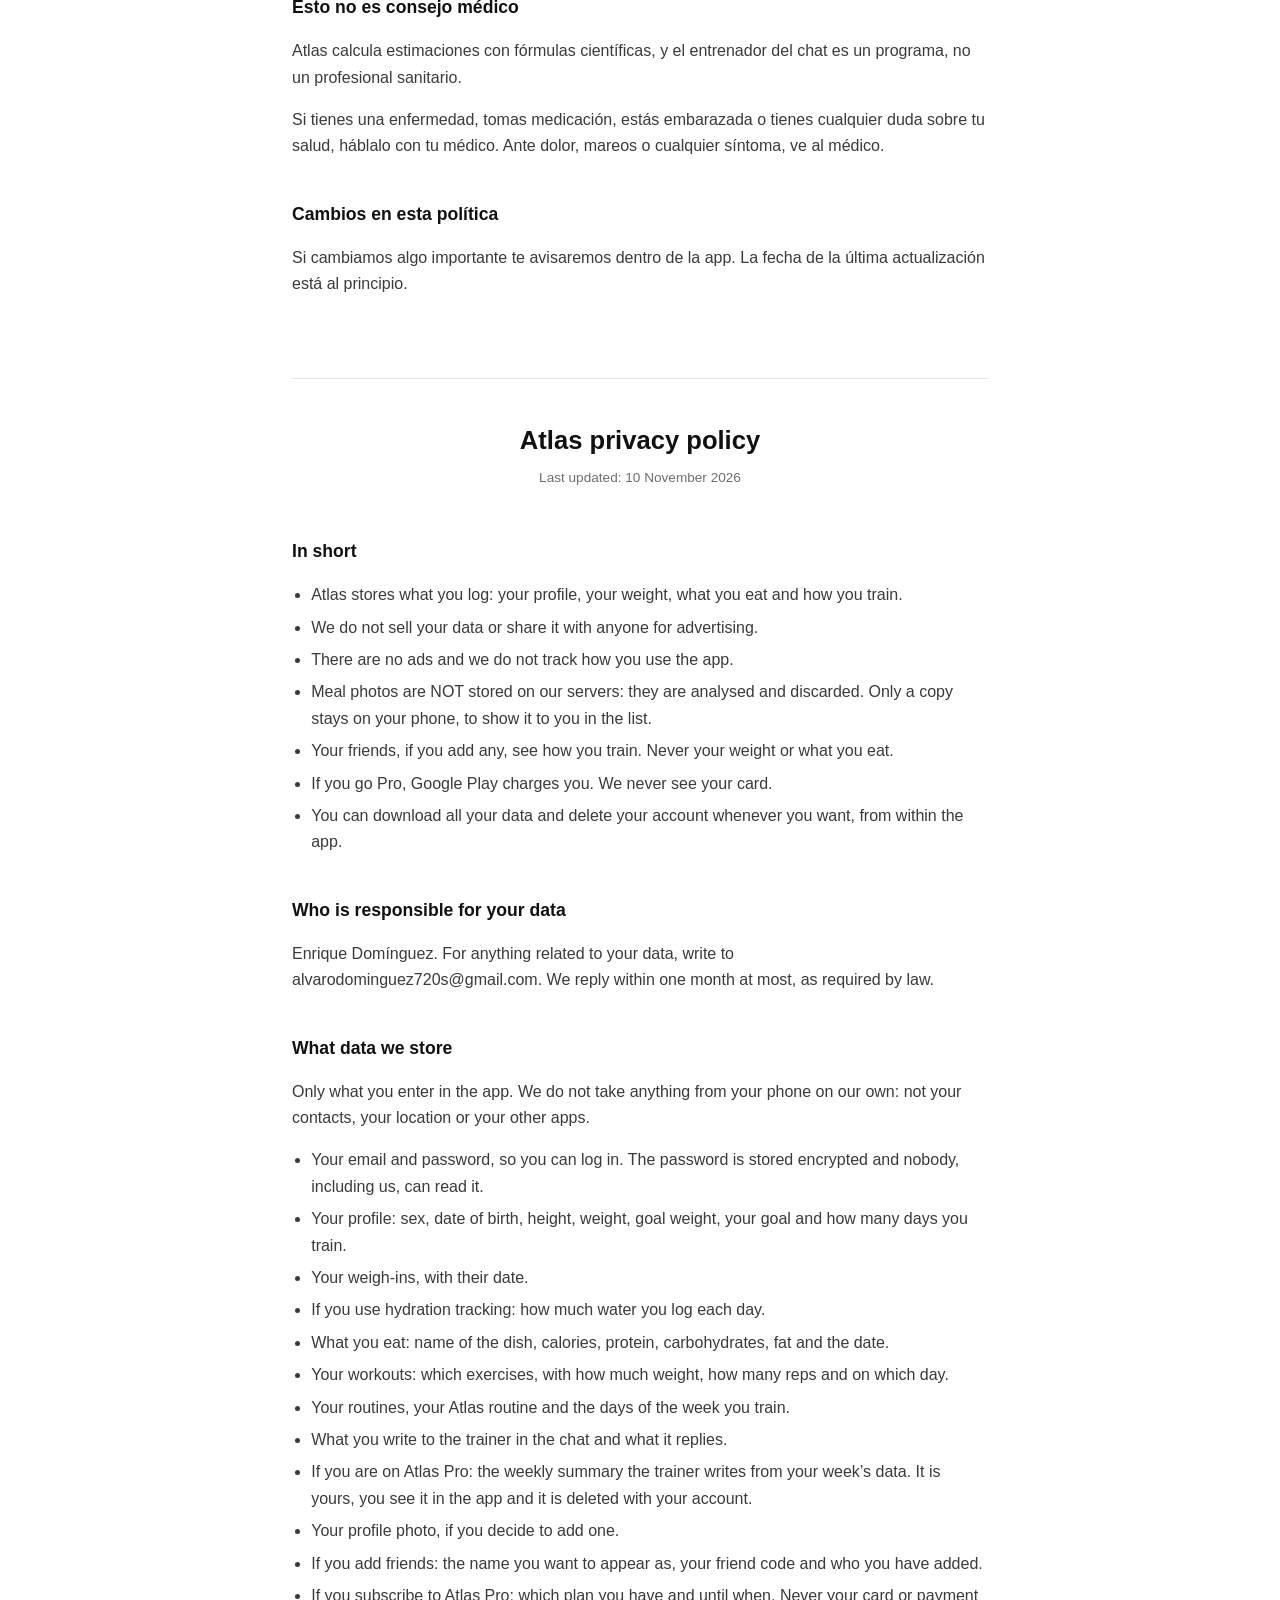
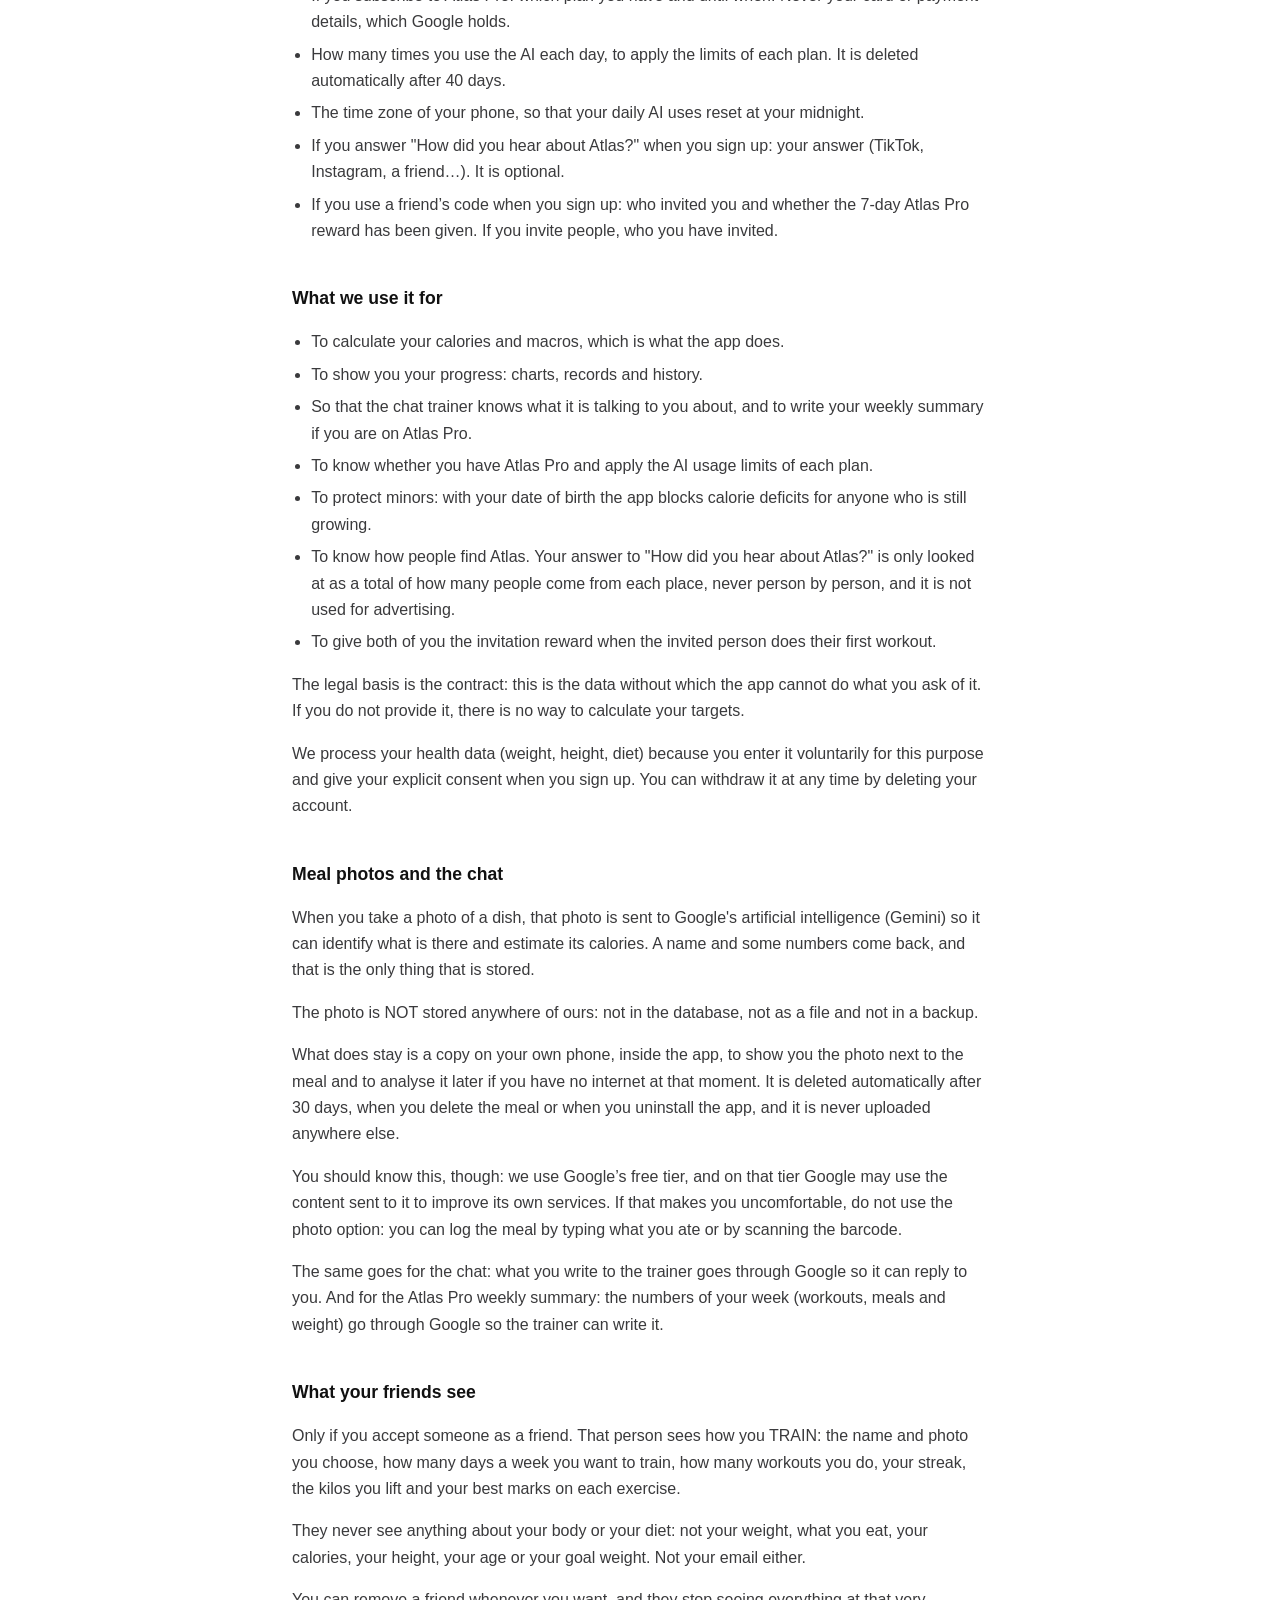
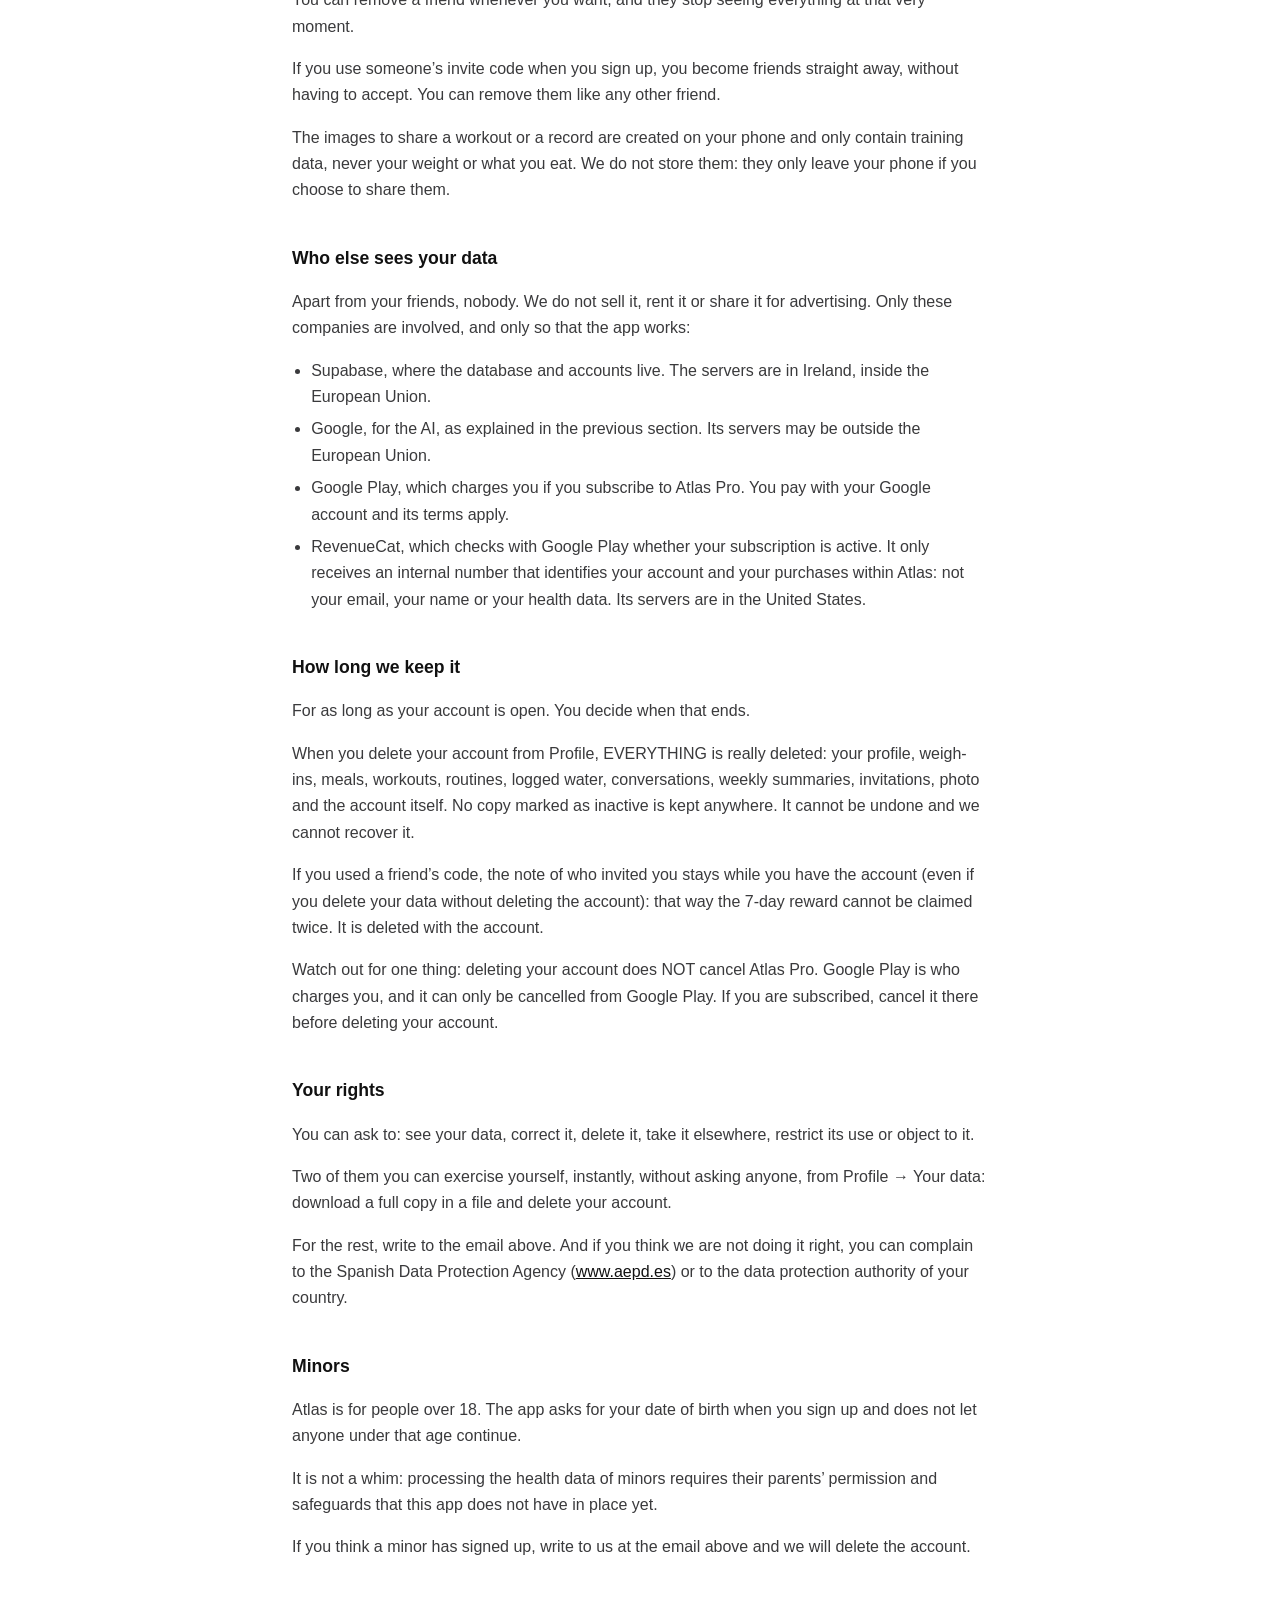
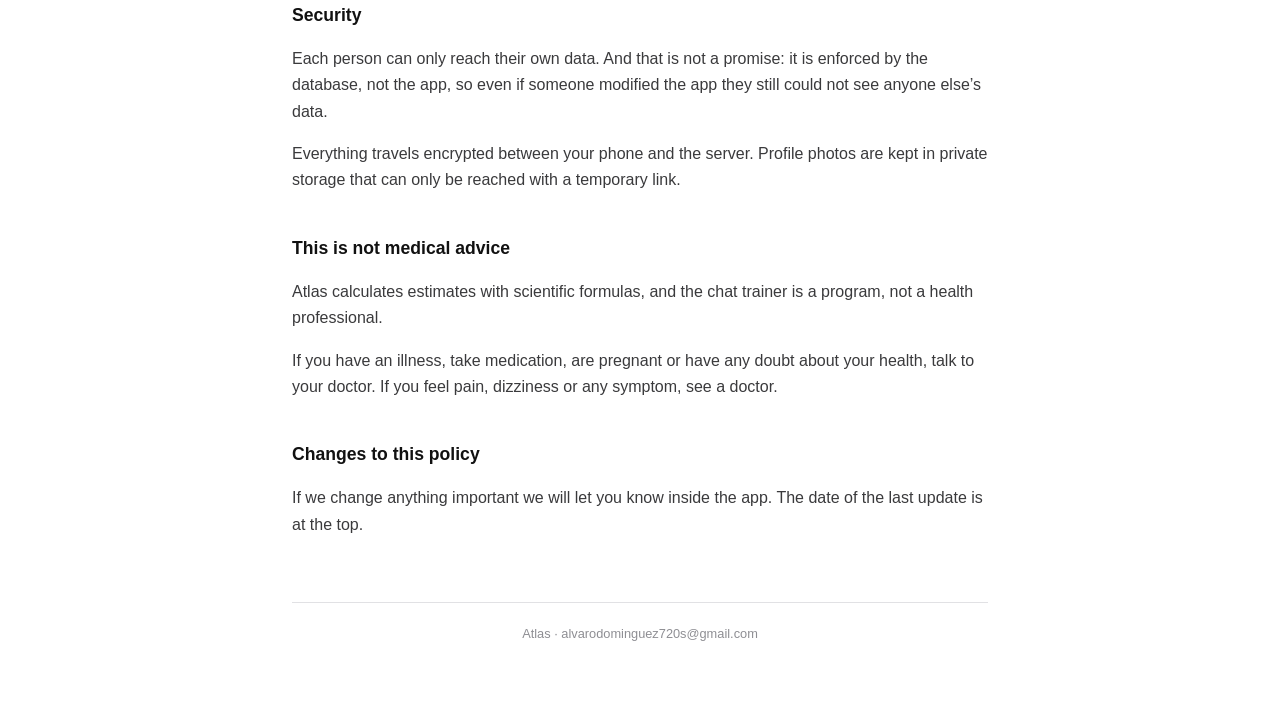
<file: politica-privacidad.html>
<!DOCTYPE html>
<html lang="es">
<head>
<meta charset="utf-8">
<meta name="viewport" content="width=device-width, initial-scale=1">
<title>Política de privacidad · Privacy policy · Atlas</title>
<meta name="description" content="Qué datos guarda Atlas, para qué los usa y cómo borrarlos. What data Atlas stores, what it is used for and how to delete it.">
<style>
  :root { color-scheme: light dark; }
  * { box-sizing: border-box; }
  body {
    margin: 0 auto; padding: 40px 20px 80px; max-width: 46rem;
    font: 16px/1.65 -apple-system, BlinkMacSystemFont, "Segoe UI", Roboto, Helvetica, Arial, sans-serif;
    color: #111; background: #fff;
  }
  header { text-align: center; margin-bottom: 48px; }
  svg { display: block; margin: 0 auto 16px; }
  h1 { font-size: 1.6rem; margin: 0 0 6px; }
  .fecha { color: #6e6e73; font-size: .85rem; margin: 0; }
  h2 { font-size: 1.1rem; margin: 40px 0 10px; }
  p, li { color: #3a3a3c; }
  ul { padding-left: 1.2rem; }
  li { margin-bottom: 6px; }
  a { color: #111; }
  .aviso {
    background: #f5f5f5; border-left: 4px solid #111; padding: 14px 18px;
    border-radius: 6px; font-weight: 600; color: #111;
  }
  .idiomas { text-align: center; font-size: .9rem; margin: 0 0 32px; }
  .otra { margin-top: 80px; padding-top: 40px; border-top: 1px solid #e1e1e4; }
  footer { margin-top: 64px; padding-top: 20px; border-top: 1px solid #e1e1e4;
           color: #8e8e93; font-size: .8rem; text-align: center; }
  @media (prefers-color-scheme: dark) {
    body { color: #f2f2f7; background: #000; }
    p, li { color: #c7c7cc; }
    a { color: #f2f2f7; }
    .aviso { background: #1c1c1e; border-left-color: #f2f2f7; color: #f2f2f7; }
    footer, .otra { border-top-color: #2c2c2e; }
  }
</style>
</head>
<body>
<header>
  <svg width="38" height="32" viewBox="0 0 714 600" aria-label="Atlas">
    <path d="M357 0 L714 600 L564 600 L357 248 L150 600 L0 600 Z" fill="currentColor"/>
    <path d="M357 441 L450 600 L264 600 Z" fill="currentColor"/>
  </svg>
  <h1>Política de privacidad de Atlas</h1>
  <p class="fecha">Última actualización: 10 de noviembre de 2026</p>
</header>
<p class="idiomas"><a href="#english">English version below ↓</a></p>

  <section>
    <h2>En resumen</h2>
    <ul>
      <li>Atlas guarda lo que tú registras: tu perfil, tu peso, lo que comes y lo que entrenas.</li>
      <li>No vendemos tus datos ni se los cedemos a nadie para publicidad.</li>
      <li>No hay anuncios ni medimos cómo usas la app.</li>
      <li>Las fotos de las comidas NO se guardan en nuestros servidores: se analizan y se descartan. Solo se queda una copia en tu móvil, para enseñártela en la lista.</li>
      <li>Tus amigos, si los añades, ven lo que entrenas. Nunca tu peso ni lo que comes.</li>
      <li>Si te haces Pro, te cobra Google Play. Nosotros nunca vemos tu tarjeta.</li>
      <li>Puedes descargarte todos tus datos y borrar tu cuenta cuando quieras, desde la propia app.</li>
    </ul>
  </section>

  <section>
    <h2>Quién es responsable de tus datos</h2>
    <p>Enrique Domínguez. Para cualquier cosa relacionada con tus datos, escribe a alvarodominguez720s@gmail.com. Contestamos en un plazo máximo de un mes, que es el que marca la ley.</p>
  </section>

  <section>
    <h2>Qué datos guardamos</h2>
    <p>Solo lo que tú metes en la app. No sacamos nada de tu móvil por nuestra cuenta: ni tu agenda, ni tu ubicación, ni tus otras aplicaciones.</p>
    <ul>
      <li>Tu correo y tu contraseña, para poder entrar. La contraseña se guarda cifrada y nadie, tampoco nosotros, puede leerla.</li>
      <li>Tu perfil: sexo, fecha de nacimiento, altura, peso, peso objetivo, tu objetivo y cuántos días entrenas.</li>
      <li>Tus pesajes, con su fecha.</li>
      <li>Si usas el control de hidratación: cuánta agua apuntas cada día.</li>
      <li>Lo que comes: nombre del plato, calorías, proteína, hidratos, grasas y la fecha.</li>
      <li>Tus entrenos: qué ejercicios, con cuánto peso, cuántas repeticiones y qué día.</li>
      <li>Tus rutinas, tu rutina de Atlas y los días de la semana en que entrenas.</li>
      <li>Lo que le escribes al entrenador en el chat y lo que te responde.</li>
      <li>Si eres Atlas Pro: el resumen semanal que escribe el entrenador con los datos de tu semana. Es tuyo, lo ves en la app y se borra con tu cuenta.</li>
      <li>Tu foto de perfil, si decides ponerte una.</li>
      <li>Si añades amigos: el nombre con el que quieres que te vean, tu código de amigo y a quién tienes agregado.</li>
      <li>Si te suscribes a Atlas Pro: qué plan tienes y hasta cuándo. Nunca tu tarjeta ni tus datos de pago, que los tiene Google.</li>
      <li>Cuántas veces usas la IA cada día, para poder aplicar los límites de cada plan. Se borra solo a los 40 días.</li>
      <li>La zona horaria de tu móvil, para que tus usos de IA del día se renueven a tu medianoche.</li>
      <li>Si respondes a &quot;¿Cómo conociste Atlas?&quot; al registrarte: tu respuesta (TikTok, Instagram, un amigo…). Es opcional.</li>
      <li>Si usas el código de un amigo al registrarte: quién te invitó y si ya se dio el premio de 7 días de Atlas Pro. Si invitas tú, a quién has invitado.</li>
    </ul>
  </section>

  <section>
    <h2>Para qué los usamos</h2>
    <ul>
      <li>Para calcular tus calorías y tus macros, que es lo que hace la app.</li>
      <li>Para enseñarte tu progreso: gráficas, récords e historial.</li>
      <li>Para que el entrenador del chat sepa de qué te está hablando, y para escribirte el resumen semanal si eres Atlas Pro.</li>
      <li>Para saber si tienes Atlas Pro y aplicar los límites de uso de la IA de cada plan.</li>
      <li>Para proteger a los menores: con tu fecha de nacimiento la app bloquea los déficits de calorías en quien todavía está creciendo.</li>
      <li>Para saber por dónde llega la gente a Atlas. Tu respuesta a &quot;¿Cómo conociste Atlas?&quot; solo se mira sumando cuántas personas llegan por cada sitio, nunca persona a persona, y no se usa para publicidad.</li>
      <li>Para dar el premio de las invitaciones a los dos cuando la persona invitada hace su primer entreno.</li>
    </ul>
    <p>La base legal es el contrato: son los datos sin los cuales la app no puede hacer lo que le pides. Si no los das, no hay forma de calcular tus objetivos.</p>
    <p>Tus datos de salud (peso, altura, alimentación) los tratamos porque tú los introduces voluntariamente para este fin y das tu consentimiento explícito al registrarte. Puedes retirarlo cuando quieras borrando tu cuenta.</p>
  </section>

  <section>
    <h2>Las fotos de las comidas y el chat</h2>
    <p>Cuando haces una foto a un plato, esa foto se envía a la inteligencia artificial de Google (Gemini) para que identifique qué hay y estime sus calorías. De ahí vuelve un nombre y unos números, y eso es lo único que se guarda.</p>
    <p>La foto NO se guarda en ningún sitio nuestro: ni en la base de datos, ni como archivo, ni en una copia de seguridad.</p>
    <p>Lo que sí se queda es una copia en tu propio móvil, dentro de la app, para enseñarte la foto junto a la comida y para poder analizarla más tarde si en ese momento no tienes internet. Se borra sola a los 30 días, al borrar la comida o al desinstalar la app, y nunca se sube a ningún otro sitio.</p>
    <p>Eso sí, esto tienes que saberlo: usamos el nivel gratuito de Google, y en ese nivel Google puede usar el contenido que se le envía para mejorar sus propios servicios. Si te incomoda, no uses la foto: puedes registrar la comida escribiendo lo que has comido o leyendo el código de barras.</p>
    <p>Lo mismo vale para el chat: lo que le escribes al entrenador pasa por Google para que pueda responderte. Y para el resumen semanal de Atlas Pro: los números de tu semana (entrenos, comidas y peso) pasan por Google para que el entrenador pueda redactarlo.</p>
  </section>

  <section>
    <h2>Lo que ven tus amigos</h2>
    <p>Solo si tú aceptas a alguien como amigo. Esa persona ve lo que ENTRENAS: el nombre y la foto que tú elijas, cuántos días a la semana quieres entrenar, cuántos entrenos haces, tu racha, los kilos que mueves y tus mejores marcas en cada ejercicio.</p>
    <p>Nunca ve nada de tu cuerpo ni de tu alimentación: ni tu peso, ni lo que comes, ni tus calorías, ni tu altura, ni tu edad, ni tu objetivo de peso. Tampoco tu correo.</p>
    <p>Puedes quitar a un amigo cuando quieras, y deja de ver todo en ese mismo momento.</p>
    <p>Si usas el código de invitación de alguien al registrarte, quedáis como amigos al momento, sin tener que aceptarlo. Puedes quitarlo igual que a cualquier otro amigo.</p>
    <p>Las imágenes para compartir un entreno o un récord se crean en tu móvil y solo llevan datos de entreno, nunca tu peso ni lo que comes. No las guardamos: solo salen de tu móvil si tú decides compartirlas.</p>
  </section>

  <section>
    <h2>Quién más ve tus datos</h2>
    <p>Aparte de tus amigos, nadie. No los vendemos, no los alquilamos y no los cedemos para publicidad. Solo intervienen estas empresas, y solo para que la app funcione:</p>
    <ul>
      <li>Supabase, donde viven la base de datos y las cuentas. Los servidores están en Irlanda, dentro de la Unión Europea.</li>
      <li>Google, para la IA, como se cuenta en el apartado anterior. Sus servidores pueden estar fuera de la Unión Europea.</li>
      <li>Google Play, que es quien te cobra si te suscribes a Atlas Pro. El pago lo haces con tu cuenta de Google y se rige por sus condiciones.</li>
      <li>RevenueCat, que comprueba con Google Play si tu suscripción está activa. Solo recibe un número interno que identifica tu cuenta y tus compras dentro de Atlas: ni tu correo, ni tu nombre, ni tus datos de salud. Sus servidores están en Estados Unidos.</li>
    </ul>
  </section>

  <section>
    <h2>Cuánto tiempo los guardamos</h2>
    <p>Mientras tengas la cuenta abierta. Tú decides cuándo se acaba eso.</p>
    <p>Cuando borras tu cuenta desde Perfil se borra TODO de verdad: tu perfil, tus pesajes, tus comidas, tus entrenos, tus rutinas, el agua que has apuntado, tus conversaciones, tus resúmenes semanales, tus invitaciones, tu foto y la propia cuenta. No queda una copia marcada como inactiva en ninguna parte. No se puede deshacer y no lo podemos recuperar.</p>
    <p>Si usaste el código de un amigo, la nota de quién te invitó se queda mientras tengas la cuenta (aunque borres tus datos sin borrar la cuenta): así el premio de 7 días no se puede cobrar dos veces. Se borra con la cuenta.</p>
    <p>Ojo con una cosa: borrar la cuenta NO cancela Atlas Pro. Quien cobra es Google Play, y solo se cancela desde Google Play. Si estás suscrito, cancélalo allí antes de borrar la cuenta.</p>
  </section>

  <section>
    <h2>Tus derechos</h2>
    <p>Sobre tus datos puedes pedir: verlos, corregirlos, borrarlos, llevártelos a otro sitio, limitar su uso u oponerte a él.</p>
    <p>Dos de ellos los ejerces tú solo y al momento, sin pedirle permiso a nadie, desde Perfil → Tus datos: descargarte una copia completa en un archivo y borrar la cuenta.</p>
    <p>Para el resto, escribe al correo de arriba. Y si crees que no lo hacemos bien, puedes reclamar ante la Agencia Española de Protección de Datos (<a href="https://www.aepd.es" target="_blank" rel="noopener">www.aepd.es</a>) o ante la autoridad de protección de datos de tu país.</p>
  </section>

  <section>
    <h2>Menores de edad</h2>
    <p>Atlas es para mayores de 18 años. La app pide la fecha de nacimiento al registrarse y no deja continuar a quien no llegue.</p>
    <p>No es un capricho: tratar datos de salud de menores exige el permiso de sus padres y unas garantías que esta app todavía no tiene montadas.</p>
    <p>Si crees que un menor se ha registrado, escríbenos al correo de arriba y borramos la cuenta.</p>
  </section>

  <section>
    <h2>Seguridad</h2>
    <p>Cada persona solo puede llegar a sus propios datos. Y no es una promesa: lo impone la base de datos, no la app, así que aunque alguien modificara la app seguiría sin poder ver los datos de otro.</p>
    <p>Todo viaja cifrado entre tu móvil y el servidor. Las fotos de perfil están en un almacén privado al que solo se llega con un enlace temporal.</p>
  </section>

  <section>
    <h2>Esto no es consejo médico</h2>
    <p>Atlas calcula estimaciones con fórmulas científicas, y el entrenador del chat es un programa, no un profesional sanitario.</p>
    <p>Si tienes una enfermedad, tomas medicación, estás embarazada o tienes cualquier duda sobre tu salud, háblalo con tu médico. Ante dolor, mareos o cualquier síntoma, ve al médico.</p>
  </section>

  <section>
    <h2>Cambios en esta política</h2>
    <p>Si cambiamos algo importante te avisaremos dentro de la app. La fecha de la última actualización está al principio.</p>
  </section>

<div class="otra" id="english" lang="en">
<header>
  <h1>Atlas privacy policy</h1>
  <p class="fecha">Last updated: 10 November 2026</p>
</header>

  <section>
    <h2>In short</h2>
    <ul>
      <li>Atlas stores what you log: your profile, your weight, what you eat and how you train.</li>
      <li>We do not sell your data or share it with anyone for advertising.</li>
      <li>There are no ads and we do not track how you use the app.</li>
      <li>Meal photos are NOT stored on our servers: they are analysed and discarded. Only a copy stays on your phone, to show it to you in the list.</li>
      <li>Your friends, if you add any, see how you train. Never your weight or what you eat.</li>
      <li>If you go Pro, Google Play charges you. We never see your card.</li>
      <li>You can download all your data and delete your account whenever you want, from within the app.</li>
    </ul>
  </section>

  <section>
    <h2>Who is responsible for your data</h2>
    <p>Enrique Domínguez. For anything related to your data, write to alvarodominguez720s@gmail.com. We reply within one month at most, as required by law.</p>
  </section>

  <section>
    <h2>What data we store</h2>
    <p>Only what you enter in the app. We do not take anything from your phone on our own: not your contacts, your location or your other apps.</p>
    <ul>
      <li>Your email and password, so you can log in. The password is stored encrypted and nobody, including us, can read it.</li>
      <li>Your profile: sex, date of birth, height, weight, goal weight, your goal and how many days you train.</li>
      <li>Your weigh-ins, with their date.</li>
      <li>If you use hydration tracking: how much water you log each day.</li>
      <li>What you eat: name of the dish, calories, protein, carbohydrates, fat and the date.</li>
      <li>Your workouts: which exercises, with how much weight, how many reps and on which day.</li>
      <li>Your routines, your Atlas routine and the days of the week you train.</li>
      <li>What you write to the trainer in the chat and what it replies.</li>
      <li>If you are on Atlas Pro: the weekly summary the trainer writes from your week’s data. It is yours, you see it in the app and it is deleted with your account.</li>
      <li>Your profile photo, if you decide to add one.</li>
      <li>If you add friends: the name you want to appear as, your friend code and who you have added.</li>
      <li>If you subscribe to Atlas Pro: which plan you have and until when. Never your card or payment details, which Google holds.</li>
      <li>How many times you use the AI each day, to apply the limits of each plan. It is deleted automatically after 40 days.</li>
      <li>The time zone of your phone, so that your daily AI uses reset at your midnight.</li>
      <li>If you answer &quot;How did you hear about Atlas?&quot; when you sign up: your answer (TikTok, Instagram, a friend…). It is optional.</li>
      <li>If you use a friend’s code when you sign up: who invited you and whether the 7-day Atlas Pro reward has been given. If you invite people, who you have invited.</li>
    </ul>
  </section>

  <section>
    <h2>What we use it for</h2>
    <ul>
      <li>To calculate your calories and macros, which is what the app does.</li>
      <li>To show you your progress: charts, records and history.</li>
      <li>So that the chat trainer knows what it is talking to you about, and to write your weekly summary if you are on Atlas Pro.</li>
      <li>To know whether you have Atlas Pro and apply the AI usage limits of each plan.</li>
      <li>To protect minors: with your date of birth the app blocks calorie deficits for anyone who is still growing.</li>
      <li>To know how people find Atlas. Your answer to &quot;How did you hear about Atlas?&quot; is only looked at as a total of how many people come from each place, never person by person, and it is not used for advertising.</li>
      <li>To give both of you the invitation reward when the invited person does their first workout.</li>
    </ul>
    <p>The legal basis is the contract: this is the data without which the app cannot do what you ask of it. If you do not provide it, there is no way to calculate your targets.</p>
    <p>We process your health data (weight, height, diet) because you enter it voluntarily for this purpose and give your explicit consent when you sign up. You can withdraw it at any time by deleting your account.</p>
  </section>

  <section>
    <h2>Meal photos and the chat</h2>
    <p>When you take a photo of a dish, that photo is sent to Google's artificial intelligence (Gemini) so it can identify what is there and estimate its calories. A name and some numbers come back, and that is the only thing that is stored.</p>
    <p>The photo is NOT stored anywhere of ours: not in the database, not as a file and not in a backup.</p>
    <p>What does stay is a copy on your own phone, inside the app, to show you the photo next to the meal and to analyse it later if you have no internet at that moment. It is deleted automatically after 30 days, when you delete the meal or when you uninstall the app, and it is never uploaded anywhere else.</p>
    <p>You should know this, though: we use Google’s free tier, and on that tier Google may use the content sent to it to improve its own services. If that makes you uncomfortable, do not use the photo option: you can log the meal by typing what you ate or by scanning the barcode.</p>
    <p>The same goes for the chat: what you write to the trainer goes through Google so it can reply to you. And for the Atlas Pro weekly summary: the numbers of your week (workouts, meals and weight) go through Google so the trainer can write it.</p>
  </section>

  <section>
    <h2>What your friends see</h2>
    <p>Only if you accept someone as a friend. That person sees how you TRAIN: the name and photo you choose, how many days a week you want to train, how many workouts you do, your streak, the kilos you lift and your best marks on each exercise.</p>
    <p>They never see anything about your body or your diet: not your weight, what you eat, your calories, your height, your age or your goal weight. Not your email either.</p>
    <p>You can remove a friend whenever you want, and they stop seeing everything at that very moment.</p>
    <p>If you use someone’s invite code when you sign up, you become friends straight away, without having to accept. You can remove them like any other friend.</p>
    <p>The images to share a workout or a record are created on your phone and only contain training data, never your weight or what you eat. We do not store them: they only leave your phone if you choose to share them.</p>
  </section>

  <section>
    <h2>Who else sees your data</h2>
    <p>Apart from your friends, nobody. We do not sell it, rent it or share it for advertising. Only these companies are involved, and only so that the app works:</p>
    <ul>
      <li>Supabase, where the database and accounts live. The servers are in Ireland, inside the European Union.</li>
      <li>Google, for the AI, as explained in the previous section. Its servers may be outside the European Union.</li>
      <li>Google Play, which charges you if you subscribe to Atlas Pro. You pay with your Google account and its terms apply.</li>
      <li>RevenueCat, which checks with Google Play whether your subscription is active. It only receives an internal number that identifies your account and your purchases within Atlas: not your email, your name or your health data. Its servers are in the United States.</li>
    </ul>
  </section>

  <section>
    <h2>How long we keep it</h2>
    <p>For as long as your account is open. You decide when that ends.</p>
    <p>When you delete your account from Profile, EVERYTHING is really deleted: your profile, weigh-ins, meals, workouts, routines, logged water, conversations, weekly summaries, invitations, photo and the account itself. No copy marked as inactive is kept anywhere. It cannot be undone and we cannot recover it.</p>
    <p>If you used a friend’s code, the note of who invited you stays while you have the account (even if you delete your data without deleting the account): that way the 7-day reward cannot be claimed twice. It is deleted with the account.</p>
    <p>Watch out for one thing: deleting your account does NOT cancel Atlas Pro. Google Play is who charges you, and it can only be cancelled from Google Play. If you are subscribed, cancel it there before deleting your account.</p>
  </section>

  <section>
    <h2>Your rights</h2>
    <p>You can ask to: see your data, correct it, delete it, take it elsewhere, restrict its use or object to it.</p>
    <p>Two of them you can exercise yourself, instantly, without asking anyone, from Profile → Your data: download a full copy in a file and delete your account.</p>
    <p>For the rest, write to the email above. And if you think we are not doing it right, you can complain to the Spanish Data Protection Agency (<a href="https://www.aepd.es" target="_blank" rel="noopener">www.aepd.es</a>) or to the data protection authority of your country.</p>
  </section>

  <section>
    <h2>Minors</h2>
    <p>Atlas is for people over 18. The app asks for your date of birth when you sign up and does not let anyone under that age continue.</p>
    <p>It is not a whim: processing the health data of minors requires their parents’ permission and safeguards that this app does not have in place yet.</p>
    <p>If you think a minor has signed up, write to us at the email above and we will delete the account.</p>
  </section>

  <section>
    <h2>Security</h2>
    <p>Each person can only reach their own data. And that is not a promise: it is enforced by the database, not the app, so even if someone modified the app they still could not see anyone else’s data.</p>
    <p>Everything travels encrypted between your phone and the server. Profile photos are kept in private storage that can only be reached with a temporary link.</p>
  </section>

  <section>
    <h2>This is not medical advice</h2>
    <p>Atlas calculates estimates with scientific formulas, and the chat trainer is a program, not a health professional.</p>
    <p>If you have an illness, take medication, are pregnant or have any doubt about your health, talk to your doctor. If you feel pain, dizziness or any symptom, see a doctor.</p>
  </section>

  <section>
    <h2>Changes to this policy</h2>
    <p>If we change anything important we will let you know inside the app. The date of the last update is at the top.</p>
  </section>
</div>

<footer>Atlas · alvarodominguez720s@gmail.com</footer>
</body>
</html>
</file>
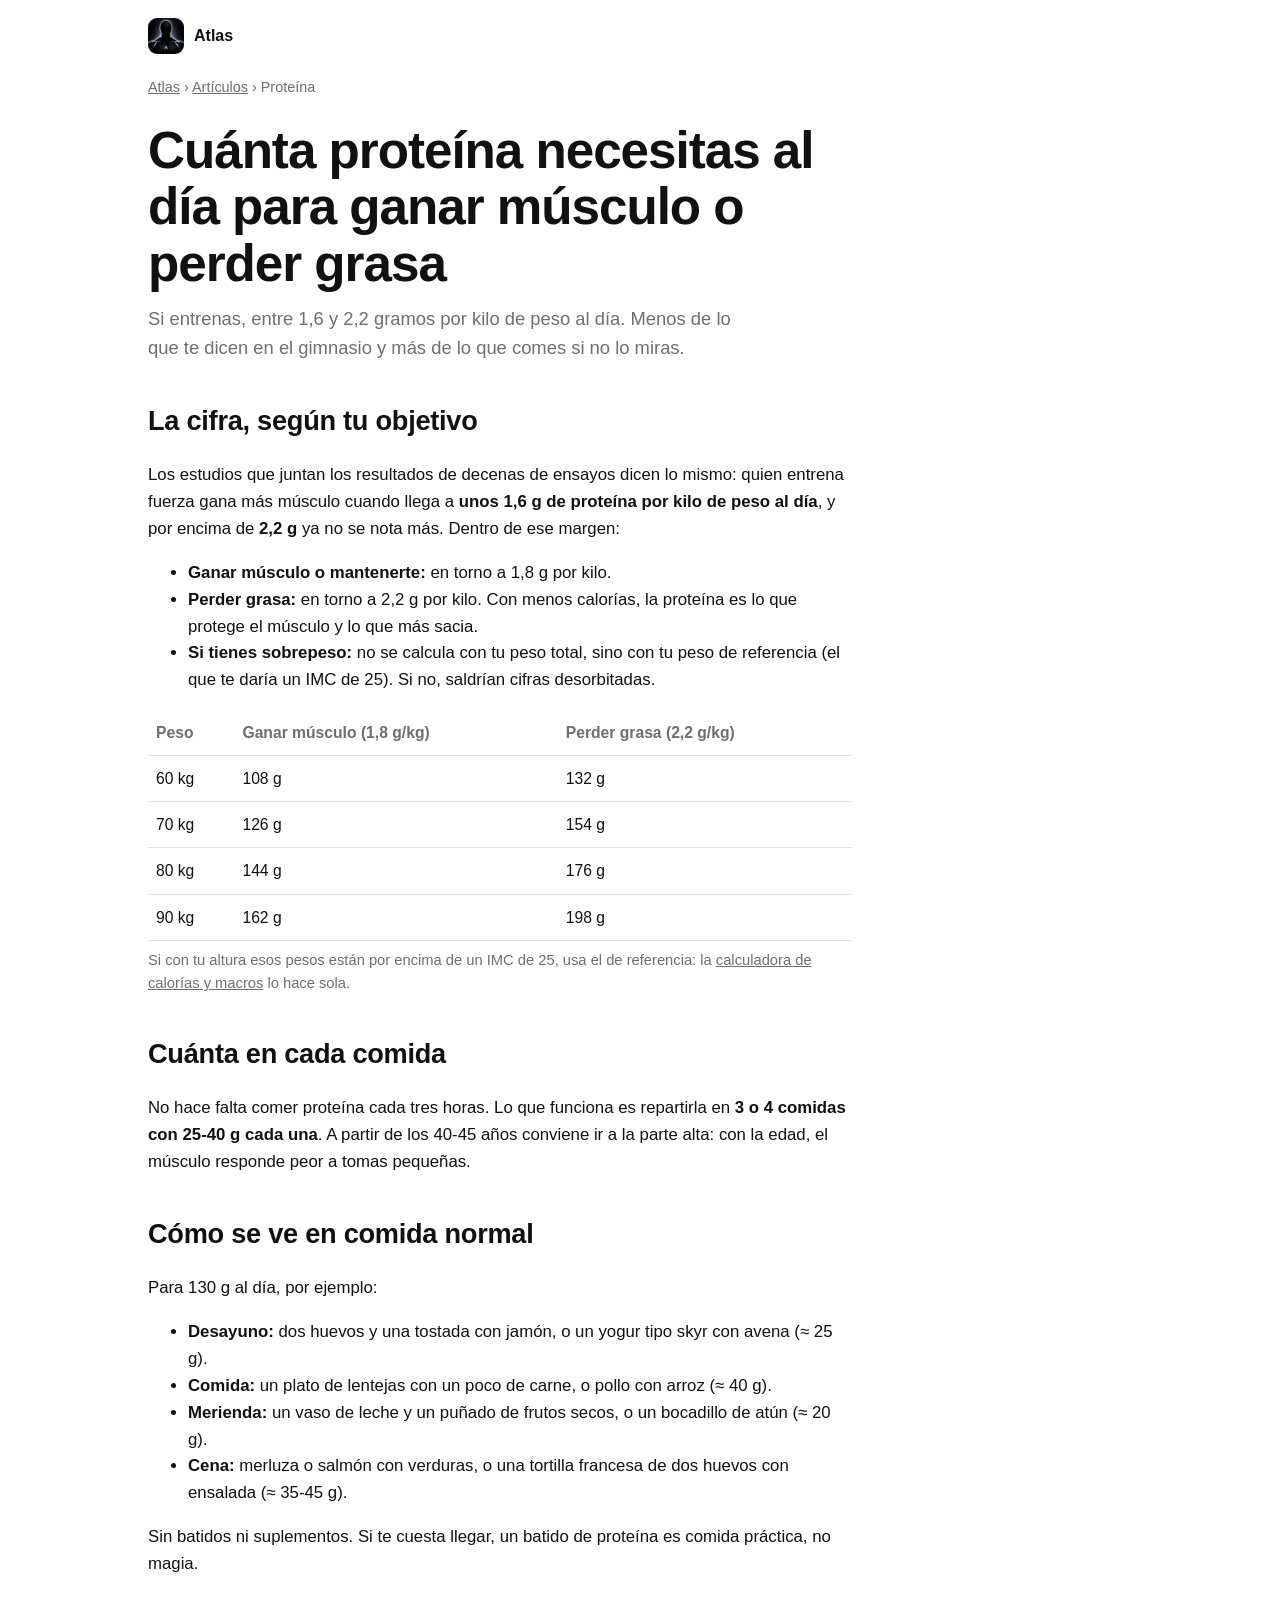
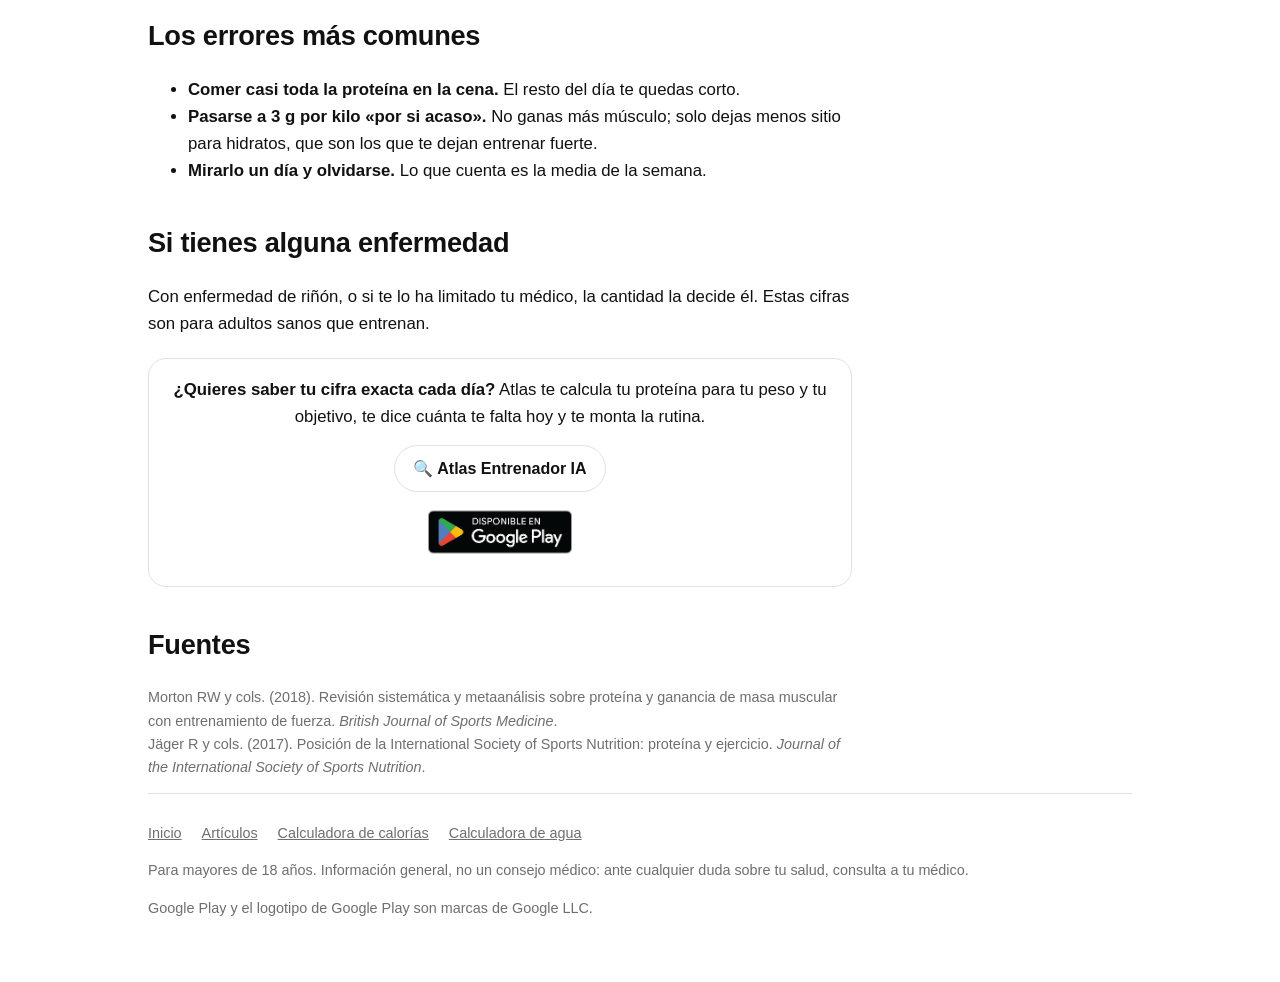
<file: articulos/proteina-al-dia.html>
<!doctype html>
<html lang="es">
<head>
<meta charset="utf-8">
<meta name="viewport" content="width=device-width, initial-scale=1">
<title>Cuánta proteína necesitas al día para ganar músculo o perder grasa | Atlas</title>
<meta name="description" content="Entre 1,6 y 2,2 g por kilo si entrenas. Cuánta proteína necesitas según tu objetivo, cuánta por comida, ejemplos con alimentos normales y los errores más comunes.">
<link rel="canonical" href="https://alvarodominguez720s-dotcom.github.io/atlas-privacidad/articulos/proteina-al-dia.html">
<link rel="icon" href="../img/icono-192.png">
<link rel="stylesheet" href="../estilo.css">
<meta property="og:type" content="article">
<meta property="og:title" content="Cuánta proteína necesitas al día">
<meta property="og:description" content="Según tu objetivo, por comida y con ejemplos de comida normal.">
<meta property="og:image" content="https://alvarodominguez720s-dotcom.github.io/atlas-privacidad/img/destacado-es.jpg">
<meta property="og:url" content="https://alvarodominguez720s-dotcom.github.io/atlas-privacidad/articulos/proteina-al-dia.html">
<meta property="og:locale" content="es_ES">
<script type="application/ld+json">
{"@context":"https://schema.org","@type":"Article","headline":"Cuánta proteína necesitas al día para ganar músculo o perder grasa",
"datePublished":"2026-11-27","dateModified":"2026-11-27","inLanguage":"es","author":{"@type":"Organization","name":"Atlas"},
"publisher":{"@type":"Organization","name":"Atlas","logo":{"@type":"ImageObject","url":"https://alvarodominguez720s-dotcom.github.io/atlas-privacidad/img/icono-192.png"}},
"mainEntityOfPage":"https://alvarodominguez720s-dotcom.github.io/atlas-privacidad/articulos/proteina-al-dia.html","image":"https://alvarodominguez720s-dotcom.github.io/atlas-privacidad/img/destacado-es.jpg"}
</script>
<style>
.calc { background: var(--superficie); border-radius: 24px; padding: 22px; margin: 8px 0 28px; }
.campos { display: grid; grid-template-columns: repeat(auto-fit, minmax(13rem, 1fr)); gap: 14px 16px; }
.campo { display: flex; flex-direction: column; gap: 6px; min-width: 0; }
.campo > span, .campo legend { font-weight: 600; font-size: .95rem; }
.campo input, .campo select { font: inherit; padding: 12px 14px; border-radius: 12px; border: 1px solid var(--borde); background: var(--fondo); color: var(--texto); width: 100%; }
fieldset.campo { border: 0; padding: 0; margin: 0; }
.opciones { display: flex; flex-wrap: wrap; gap: 8px; }
.opciones label { flex: 1 1 auto; position: relative; }
.campo .opciones input { position: absolute; inset: 0; width: 1px; height: 1px; padding: 0; margin: 0; border: 0; opacity: 0; pointer-events: none; }
.opciones span { display: block; text-align: center; padding: 11px 14px; border-radius: 12px; border: 1px solid var(--borde); background: var(--fondo); cursor: pointer; font-weight: 600; }
.opciones input:checked + span { background: var(--texto); color: var(--invertido); border-color: var(--texto); }
.opciones input:focus-visible + span { outline: 2px solid #e8c547; outline-offset: 2px; }
.boton { display: inline-block; font: inherit; font-weight: 700; padding: 14px 22px; border-radius: 14px; border: 0; background: var(--texto); color: var(--invertido); cursor: pointer; margin-top: 18px; width: 100%; }
.resultado { margin-top: 22px; border-top: 1px solid var(--borde); padding-top: 20px; }
.grande { font-size: clamp(2.4rem, 8vw, 3.4rem); font-weight: 800; letter-spacing: -.03em; line-height: 1; }
.grande small { font-size: 1.1rem; font-weight: 600; color: var(--secundario); letter-spacing: 0; }
.macros { display: grid; grid-template-columns: repeat(3, 1fr); gap: 10px; margin: 18px 0 8px; }
.macro { background: var(--fondo); border: 1px solid var(--borde); border-radius: 16px; padding: 14px 10px; text-align: center; }
.macro b { display: block; font-size: 1.6rem; line-height: 1.1; }
.macro em { font-style: normal; color: var(--secundario); font-size: .85rem; }
.aviso { color: var(--secundario); font-size: .92rem; margin: 8px 0 0; }
.llevalo { margin-top: 20px; background: var(--fondo); border: 1px solid var(--borde); border-radius: 18px; padding: 18px; text-align: center; }
.llevalo p { margin: 0 0 10px; }
.buscar { display: inline-flex; align-items: center; gap: 10px; padding: 10px 18px; border-radius: 99px; border: 1px solid var(--borde); font-weight: 700; margin: 4px 0 12px; }
.miga { font-size: .9rem; color: var(--secundario); margin: 4px 0 0; }
</style>
<style>
article { max-width: 44rem; }
article h2 { margin-top: 36px; }
article p, article li { font-size: 1.05rem; }
table { width: 100%; border-collapse: collapse; margin: 12px 0 8px; font-size: .98rem; }
th, td { text-align: left; padding: 10px 8px; border-bottom: 1px solid var(--borde); }
th { color: var(--secundario); font-weight: 600; }
.fuentes { font-size: .9rem; color: var(--secundario); }
</style>
</head>
<body>
<div class="ancho">
  <header class="barra"><a class="marca" href="../"><img src="../img/icono-192.png" alt="" width="36" height="36">Atlas</a></header>
  <main>
  <article>
    <p class="miga"><a href="../">Atlas</a> › <a href="./">Artículos</a> › Proteína</p>
    <h1>Cuánta proteína necesitas al día para ganar músculo o perder grasa</h1>
    <p class="entradilla" style="margin-left:0">Si entrenas, entre 1,6 y 2,2 gramos por kilo de peso al día. Menos de lo que te dicen en el gimnasio y más de lo que comes si no lo miras.</p>

    <h2>La cifra, según tu objetivo</h2>
    <p>Los estudios que juntan los resultados de decenas de ensayos dicen lo mismo: quien entrena fuerza gana más músculo cuando llega a <b>unos 1,6 g de proteína por kilo de peso al día</b>, y por encima de <b>2,2 g</b> ya no se nota más. Dentro de ese margen:</p>
    <ul>
      <li><b>Ganar músculo o mantenerte:</b> en torno a 1,8 g por kilo.</li>
      <li><b>Perder grasa:</b> en torno a 2,2 g por kilo. Con menos calorías, la proteína es lo que protege el músculo y lo que más sacia.</li>
      <li><b>Si tienes sobrepeso:</b> no se calcula con tu peso total, sino con tu peso de referencia (el que te daría un IMC de 25). Si no, saldrían cifras desorbitadas.</li>
    </ul>

    <table>
      <thead><tr><th>Peso</th><th>Ganar músculo (1,8 g/kg)</th><th>Perder grasa (2,2 g/kg)</th></tr></thead>
      <tbody>
        <tr><td>60 kg</td><td>108 g</td><td>132 g</td></tr>
        <tr><td>70 kg</td><td>126 g</td><td>154 g</td></tr>
        <tr><td>80 kg</td><td>144 g</td><td>176 g</td></tr>
        <tr><td>90 kg</td><td>162 g</td><td>198 g</td></tr>
      </tbody>
    </table>
    <p class="aviso">Si con tu altura esos pesos están por encima de un IMC de 25, usa el de referencia: la <a href="../calculadora-calorias.html">calculadora de calorías y macros</a> lo hace sola.</p>

    <h2>Cuánta en cada comida</h2>
    <p>No hace falta comer proteína cada tres horas. Lo que funciona es repartirla en <b>3 o 4 comidas con 25-40 g cada una</b>. A partir de los 40-45 años conviene ir a la parte alta: con la edad, el músculo responde peor a tomas pequeñas.</p>

    <h2>Cómo se ve en comida normal</h2>
    <p>Para 130 g al día, por ejemplo:</p>
    <ul>
      <li><b>Desayuno:</b> dos huevos y una tostada con jamón, o un yogur tipo skyr con avena (≈ 25 g).</li>
      <li><b>Comida:</b> un plato de lentejas con un poco de carne, o pollo con arroz (≈ 40 g).</li>
      <li><b>Merienda:</b> un vaso de leche y un puñado de frutos secos, o un bocadillo de atún (≈ 20 g).</li>
      <li><b>Cena:</b> merluza o salmón con verduras, o una tortilla francesa de dos huevos con ensalada (≈ 35-45 g).</li>
    </ul>
    <p>Sin batidos ni suplementos. Si te cuesta llegar, un batido de proteína es comida práctica, no magia.</p>

    <h2>Los errores más comunes</h2>
    <ul>
      <li><b>Comer casi toda la proteína en la cena.</b> El resto del día te quedas corto.</li>
      <li><b>Pasarse a 3 g por kilo «por si acaso».</b> No ganas más músculo; solo dejas menos sitio para hidratos, que son los que te dejan entrenar fuerte.</li>
      <li><b>Mirarlo un día y olvidarse.</b> Lo que cuenta es la media de la semana.</li>
    </ul>

    <h2>Si tienes alguna enfermedad</h2>
    <p>Con enfermedad de riñón, o si te lo ha limitado tu médico, la cantidad la decide él. Estas cifras son para adultos sanos que entrenan.</p>

    <div class="llevalo">
      <p><b>¿Quieres saber tu cifra exacta cada día?</b> Atlas te calcula tu proteína para tu peso y tu objetivo, te dice cuánta te falta hoy y te monta la rutina.</p>
      <div class="buscar" aria-label="Busca Atlas Entrenador IA en Google Play">🔍 Atlas Entrenador IA</div><br>
      <a class="insignia" href="https://play.google.com/store/apps/details?id=com.alvarodominguez.atlas&amp;referrer=utm_source%3Dweb%26utm_medium%3Darticulo-proteina"><img src="../img/google-play-es.png" alt="Disponible en Google Play" height="56" style="height:56px;width:auto"></a>
    </div>

    <h2>Fuentes</h2>
    <p class="fuentes">Morton RW y cols. (2018). Revisión sistemática y metaanálisis sobre proteína y ganancia de masa muscular con entrenamiento de fuerza. <i>British Journal of Sports Medicine</i>.<br>
    Jäger R y cols. (2017). Posición de la International Society of Sports Nutrition: proteína y ejercicio. <i>Journal of the International Society of Sports Nutrition</i>.</p>
  </article>
  </main>
  <footer>
    <nav><a href="../">Inicio</a><a href="./">Artículos</a><a href="../calculadora-calorias.html">Calculadora de calorías</a><a href="../calculadora-agua.html">Calculadora de agua</a></nav>
    <p>Para mayores de 18 años. Información general, no un consejo médico: ante cualquier duda sobre tu salud, consulta a tu médico.</p>
    <p>Google Play y el logotipo de Google Play son marcas de Google LLC.</p>
  </footer>
</div>
</body>
</html>
</file>
<file: estilo.css>
:root {
  color-scheme: light dark;
  --fondo: #ffffff;
  --superficie: #f5f5f5;
  --borde: #e1e1e4;
  --texto: #111111;
  --secundario: #6e6e73;
  --invertido: #ffffff;
}
@media (prefers-color-scheme: dark) {
  :root {
    --fondo: #000000;
    --superficie: #1c1c1e;
    --borde: #2c2c2e;
    --texto: #f2f2f7;
    --secundario: #a1a1a6;
    --invertido: #000000;
  }
}
* { box-sizing: border-box; }
html { scroll-behavior: smooth; }
body {
  margin: 0;
  font: 16px/1.6 -apple-system, BlinkMacSystemFont, "Segoe UI", Roboto, Helvetica, Arial, sans-serif;
  color: var(--texto);
  background: var(--fondo);
}
a { color: inherit; }
.ancho { max-width: 64rem; margin: 0 auto; padding: 0 20px; }

/* Cabecera */
.barra { display: flex; justify-content: space-between; align-items: center; padding: 18px 0; }
.marca { display: flex; align-items: center; gap: 10px; font-weight: 700; text-decoration: none; }
.marca img { width: 36px; height: 36px; border-radius: 9px; }
.idioma { font-size: .9rem; color: var(--secundario); }

/* Portada */
.portada { text-align: center; padding: 48px 0 32px; }
.portada .icono { width: 112px; height: 112px; border-radius: 26px; box-shadow: 0 10px 30px rgba(0,0,0,.25); }
h1 { font-size: clamp(2rem, 5vw, 3.2rem); line-height: 1.1; margin: 24px 0 12px; letter-spacing: -.02em; }
.entradilla { font-size: 1.15rem; color: var(--secundario); max-width: 38rem; margin: 0 auto 24px; }
.insignia img { height: 64px; width: auto; }
.nota { font-size: .85rem; color: var(--secundario); margin-top: 6px; }

/* Capturas */
.capturas { display: flex; gap: 14px; overflow-x: auto; padding: 8px 20px 24px; scroll-snap-type: x mandatory; }
.capturas img {
  flex: 0 0 auto; width: 220px; height: auto; border-radius: 18px;
  border: 1px solid var(--borde); scroll-snap-align: center;
}
@media (min-width: 1100px) { .capturas { justify-content: center; } .capturas img { width: 200px; } }

/* Secciones */
section { padding: 40px 0; }
h2 { font-size: 1.7rem; margin: 0 0 20px; letter-spacing: -.01em; }
.rejilla { display: grid; grid-template-columns: repeat(auto-fit, minmax(16rem, 1fr)); gap: 16px; }
.tarjeta { background: var(--superficie); border-radius: 20px; padding: 20px; }
.tarjeta h3 { margin: 0 0 8px; font-size: 1.1rem; }
.tarjeta p, .tarjeta li { margin: 0; color: var(--secundario); font-size: .95rem; }
.tarjeta ul { margin: 0; padding-left: 1.1rem; }
.tarjeta li { margin-bottom: 4px; }
.emoji { font-size: 1.6rem; display: block; margin-bottom: 6px; }

/* Planes */
.planes { display: grid; grid-template-columns: repeat(auto-fit, minmax(18rem, 1fr)); gap: 16px; }
.plan { border: 1px solid var(--borde); border-radius: 20px; padding: 24px; }
.plan.pro { background: var(--texto); color: var(--invertido); border-color: var(--texto); }
.plan.pro li, .plan.pro p { color: var(--invertido); opacity: .85; }
.plan h3 { margin: 0; font-size: 1.3rem; }
.precio { font-size: 1.05rem; font-weight: 600; margin: 4px 0 14px; }
.plan ul { padding-left: 1.1rem; margin: 0; }
.plan li { margin-bottom: 6px; color: var(--secundario); }

/* Preguntas */
details { border-bottom: 1px solid var(--borde); padding: 14px 0; }
summary { cursor: pointer; font-weight: 600; font-size: 1.05rem; }
details p { color: var(--secundario); margin: 10px 0 0; }

/* Final */
.final { text-align: center; padding: 48px 0; }
footer { border-top: 1px solid var(--borde); padding: 28px 0 48px; color: var(--secundario); font-size: .9rem; }
footer nav { display: flex; flex-wrap: wrap; gap: 8px 20px; margin-bottom: 10px; }
</file>
